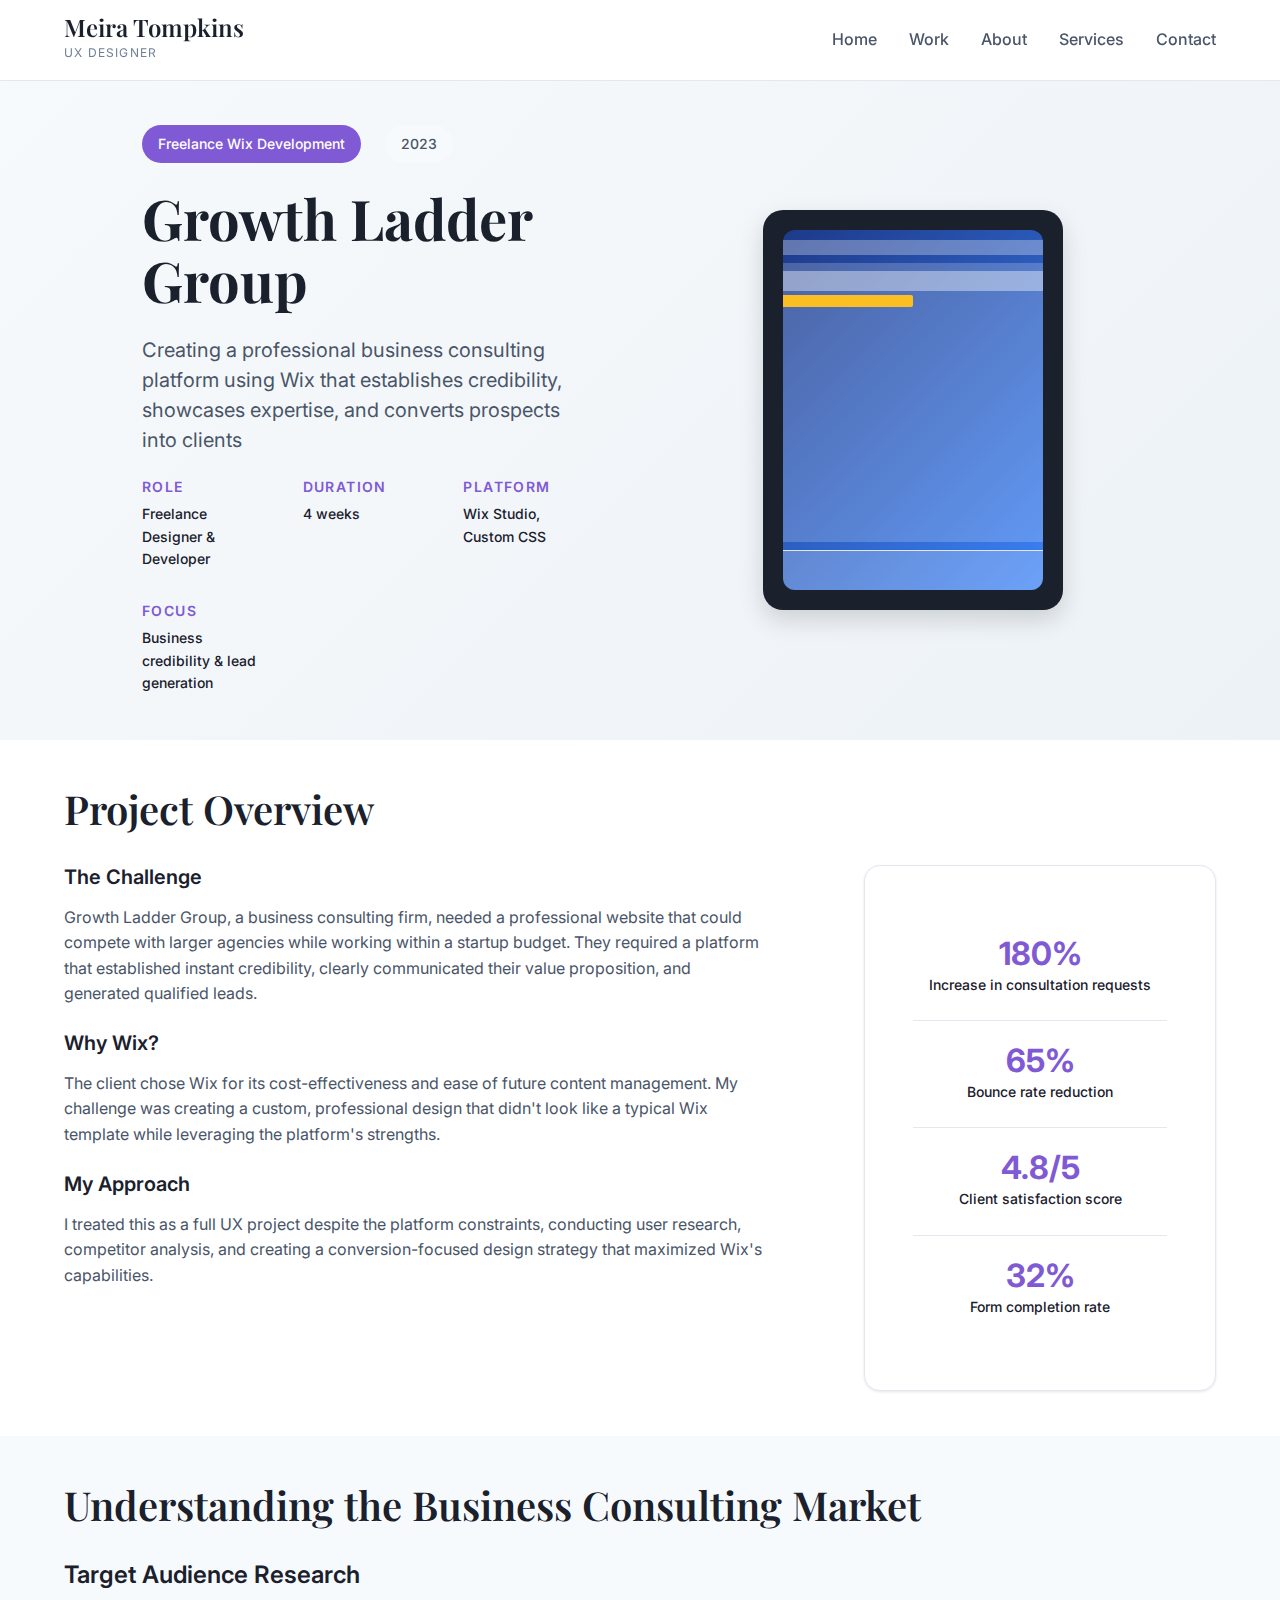
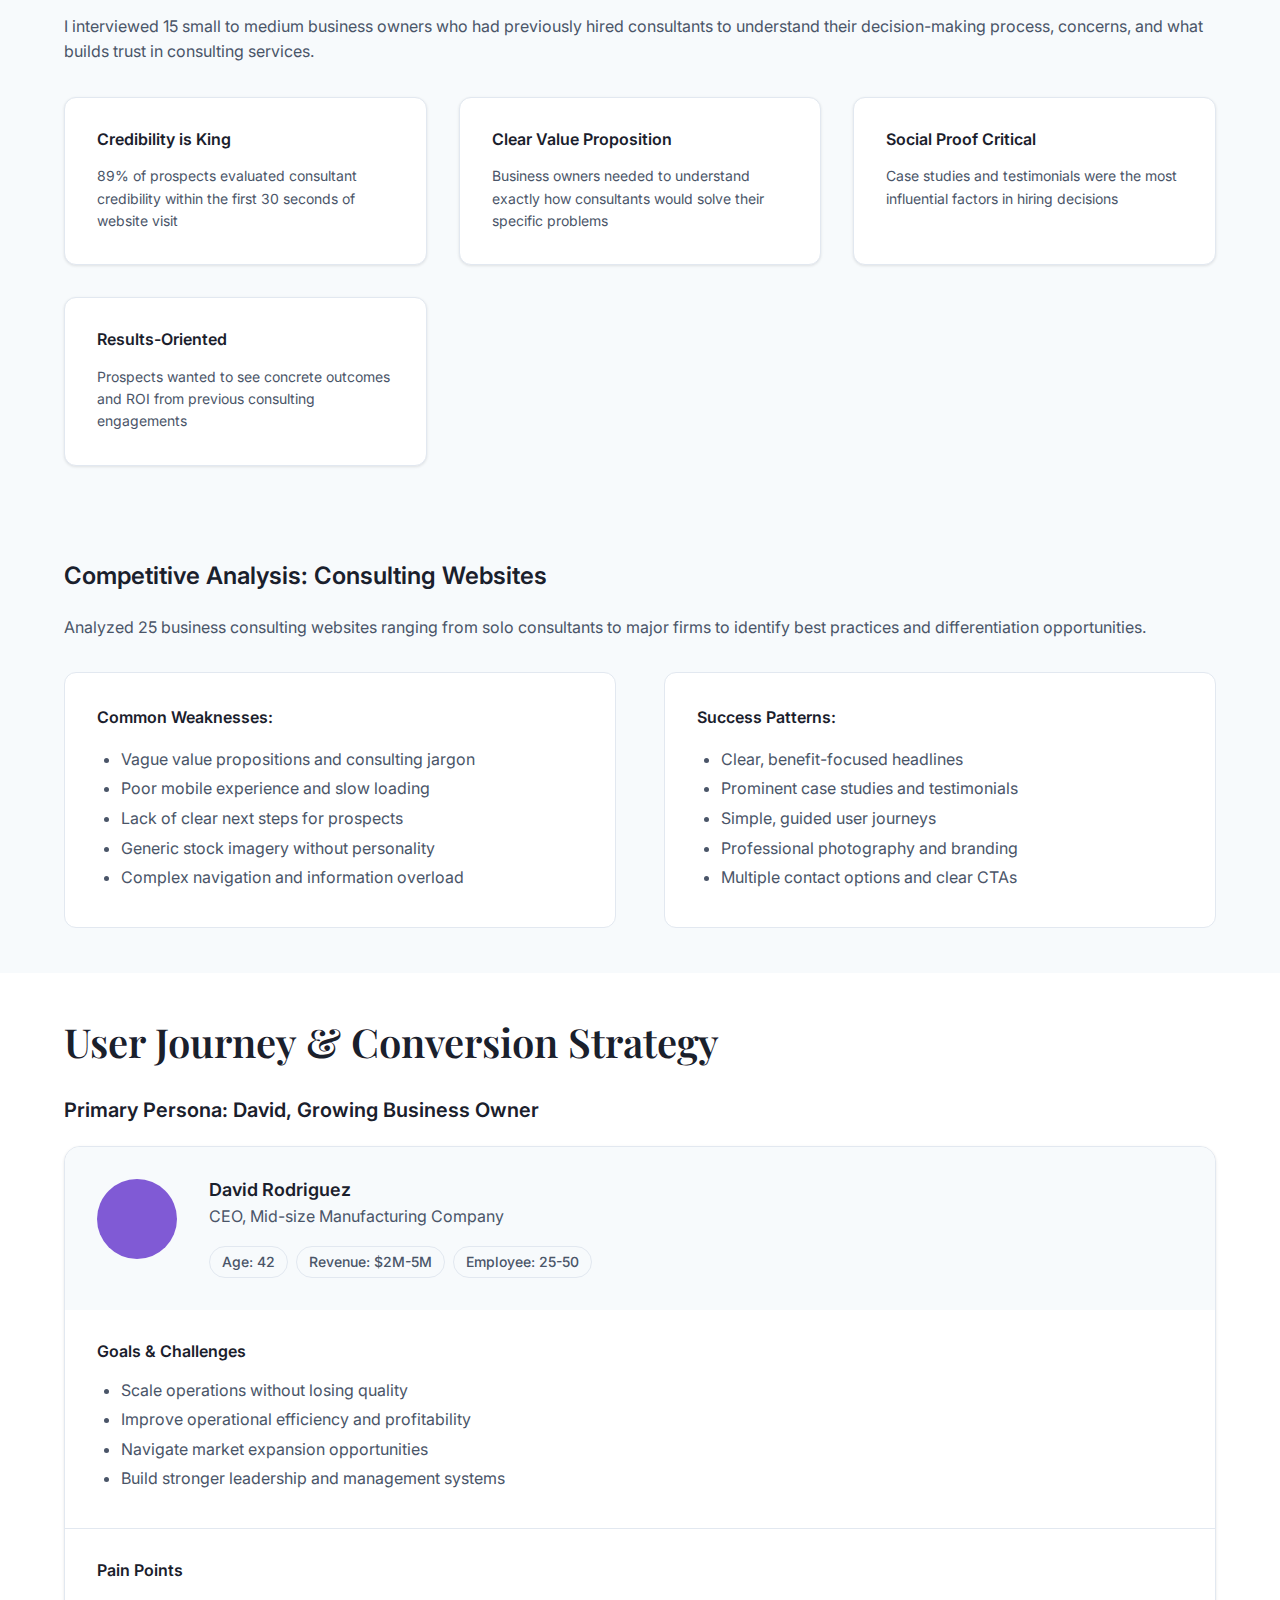
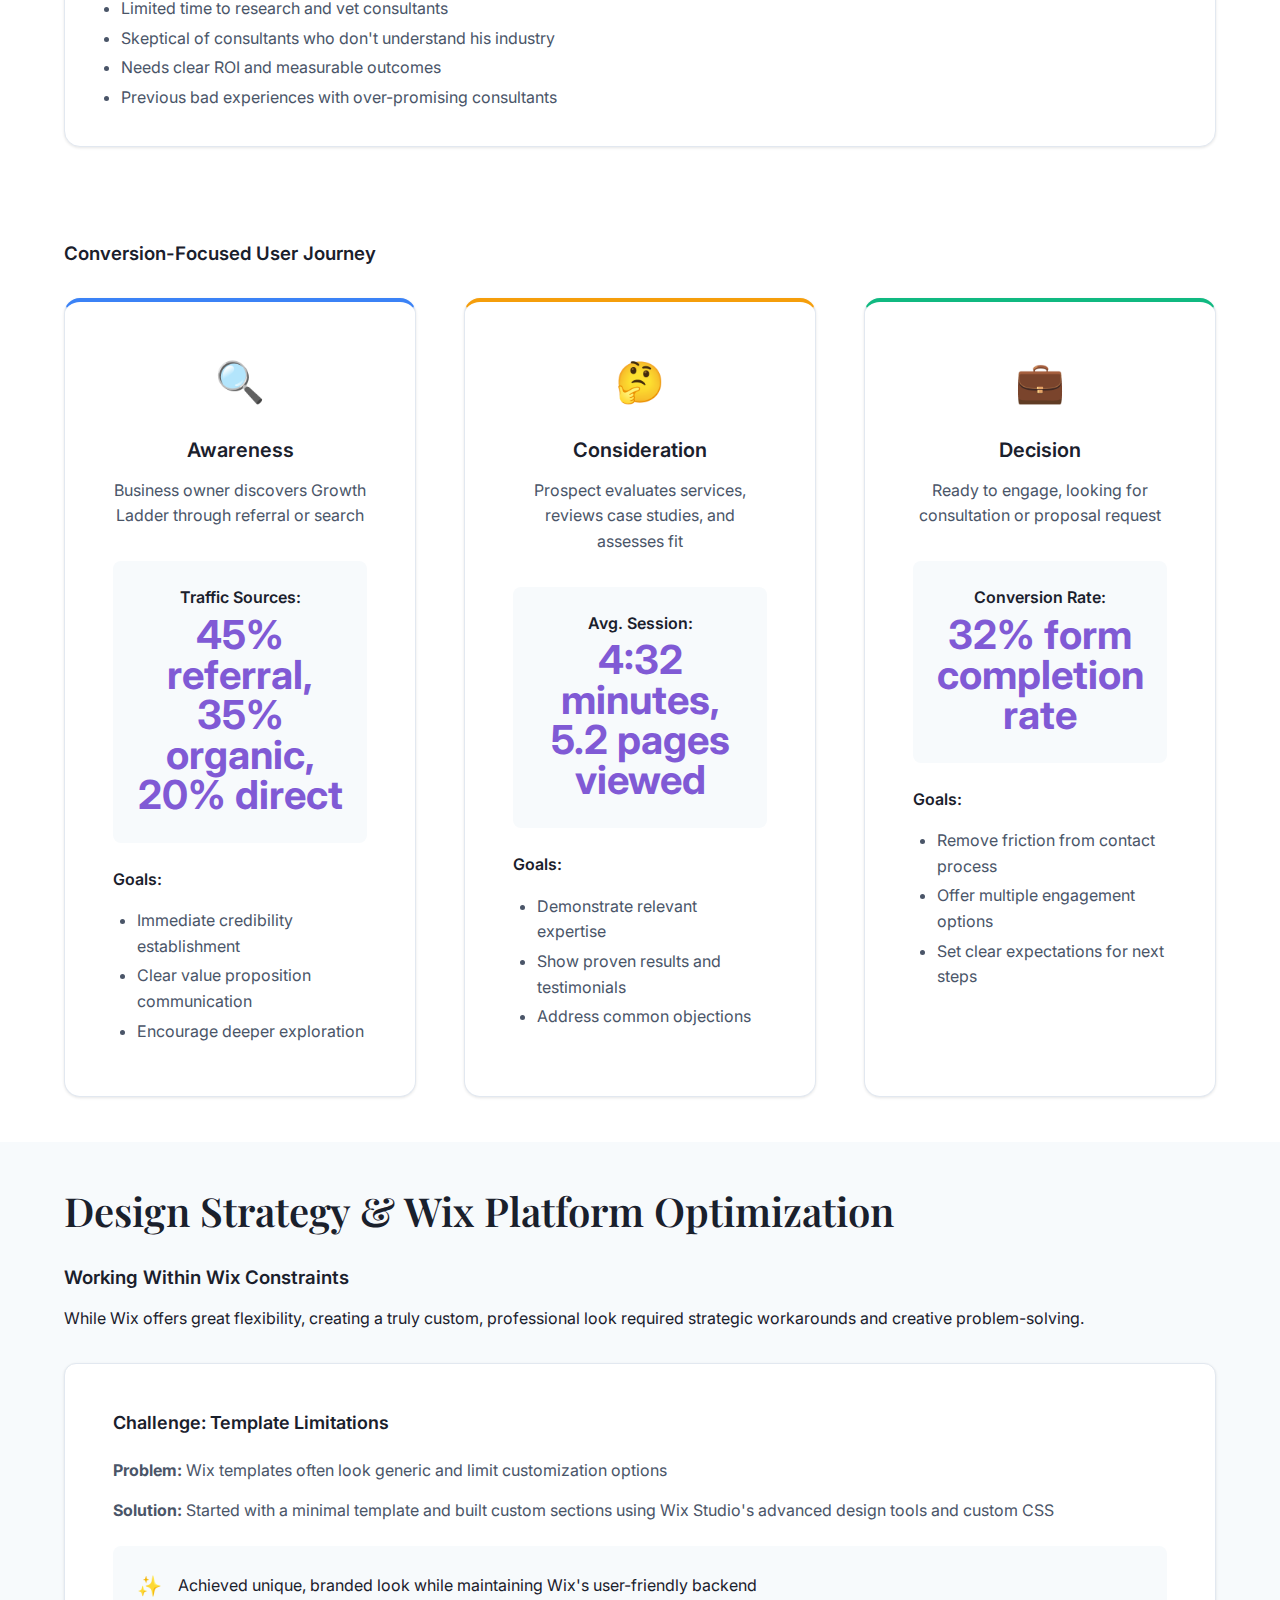
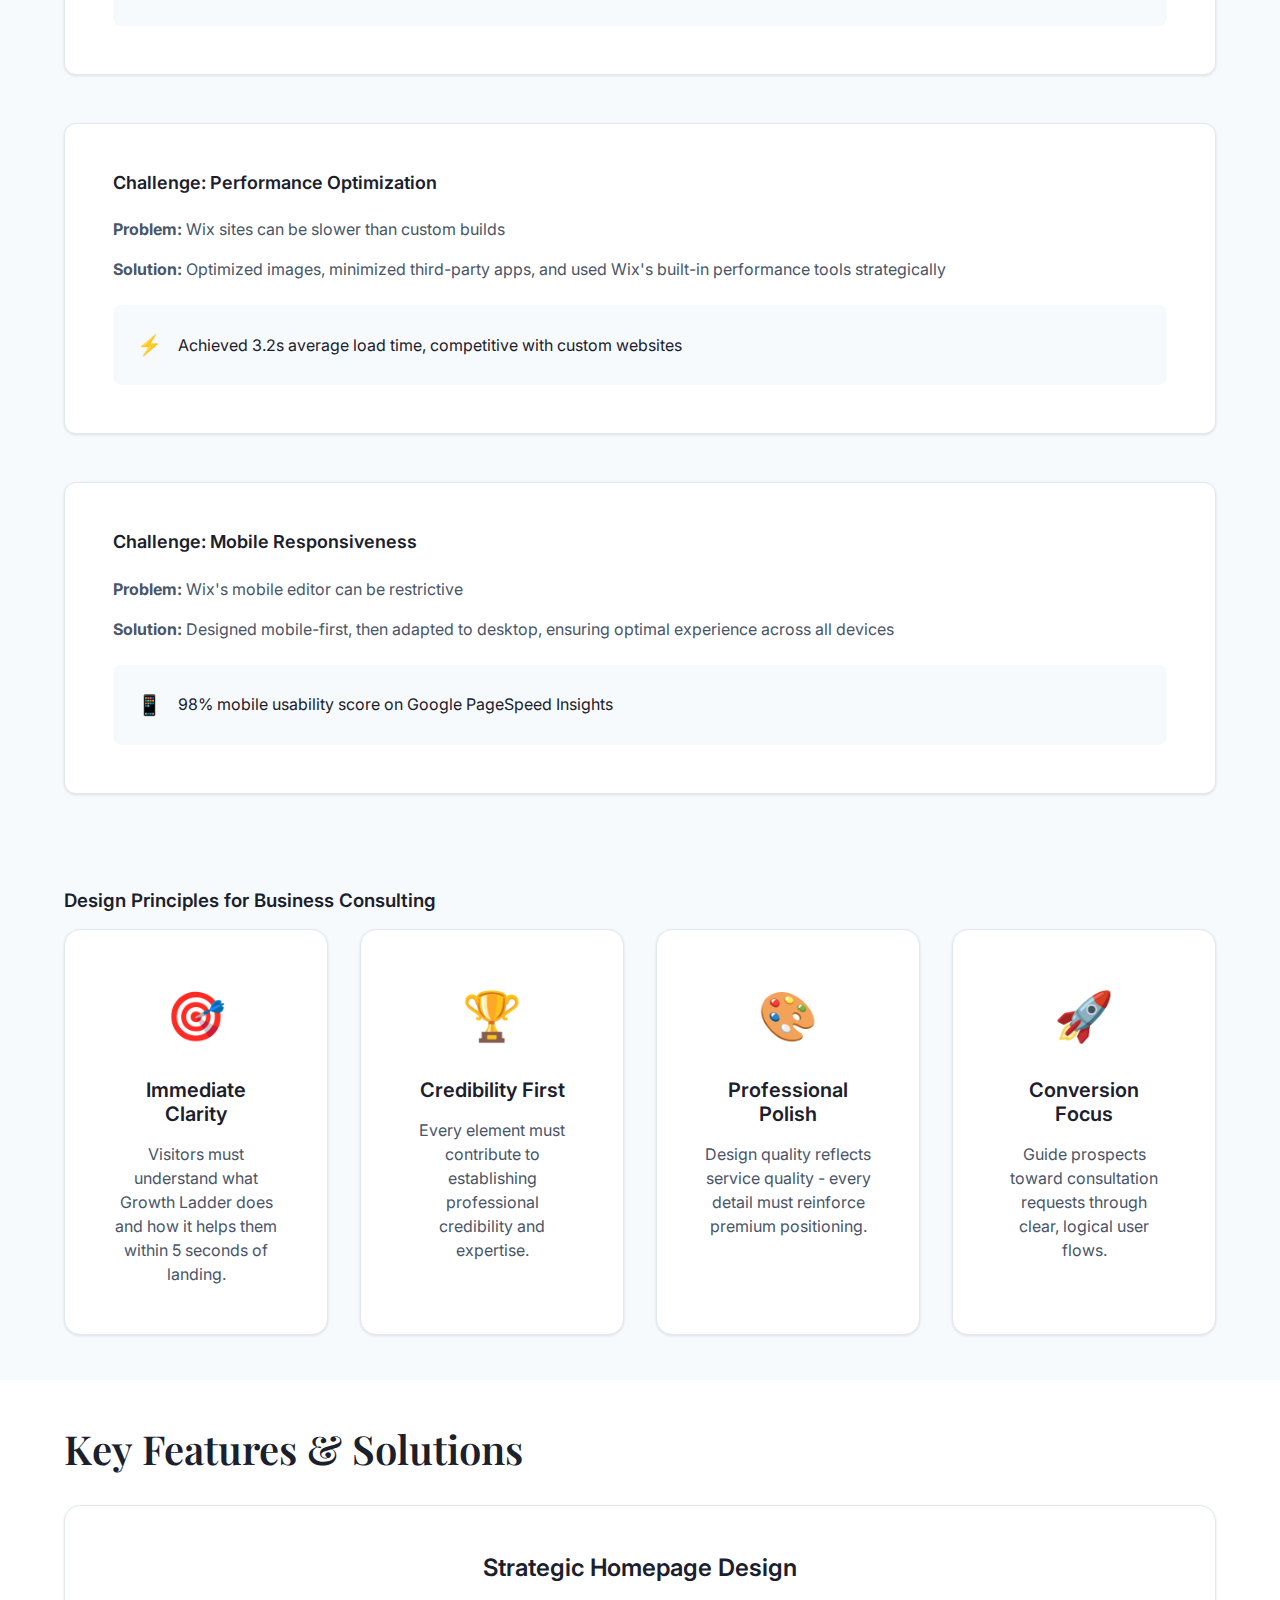
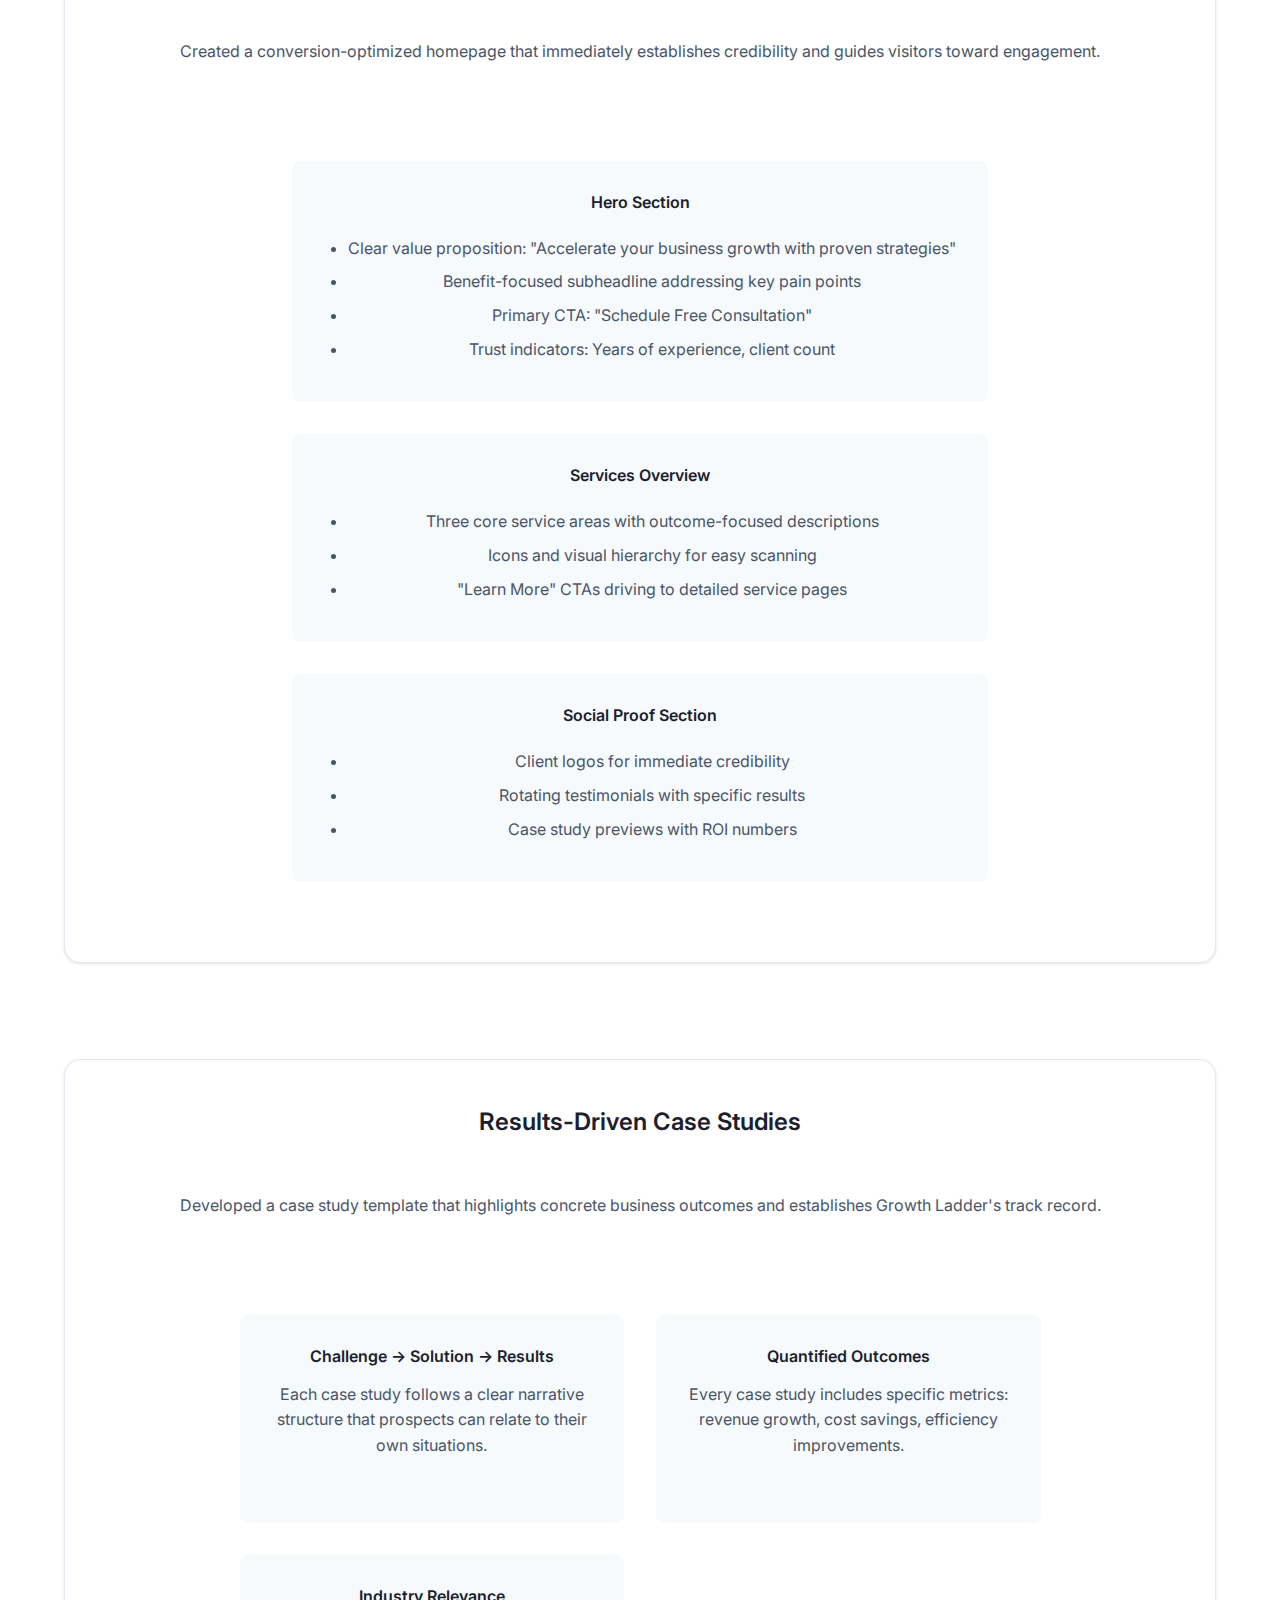
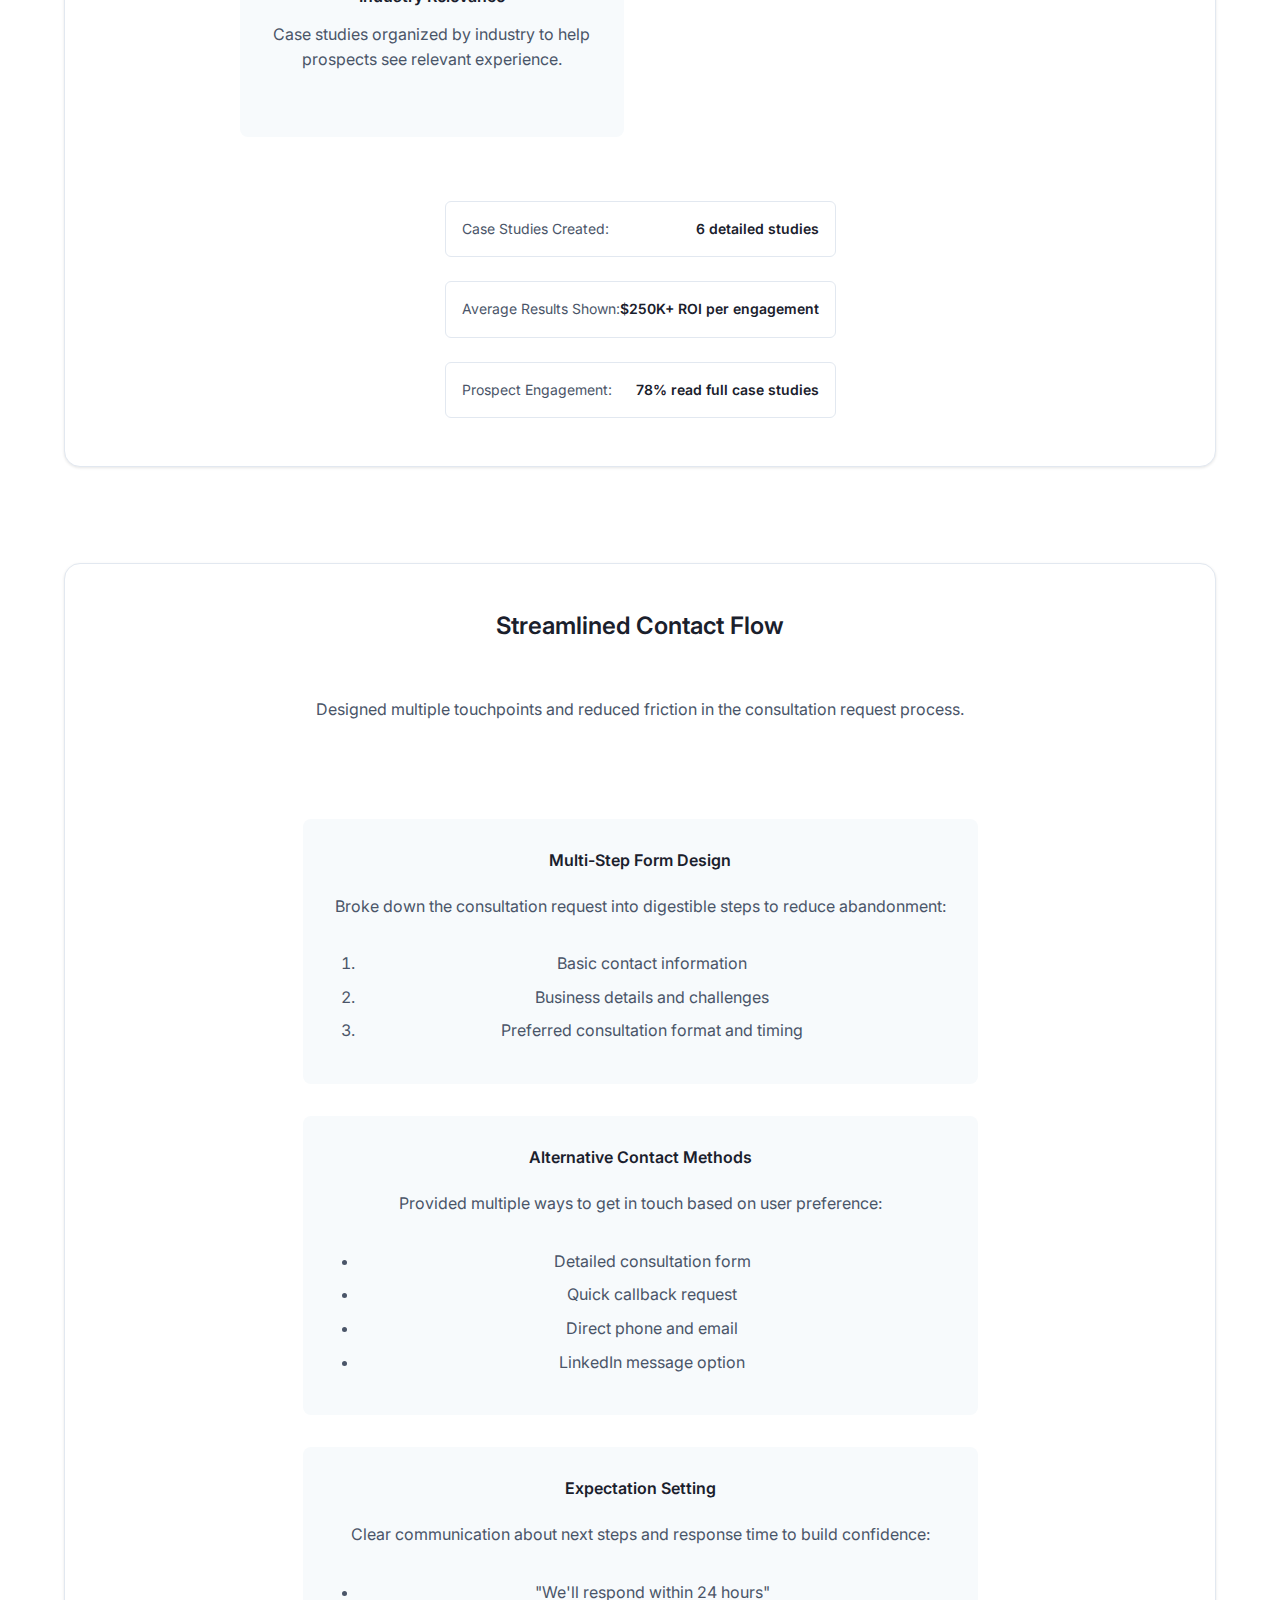
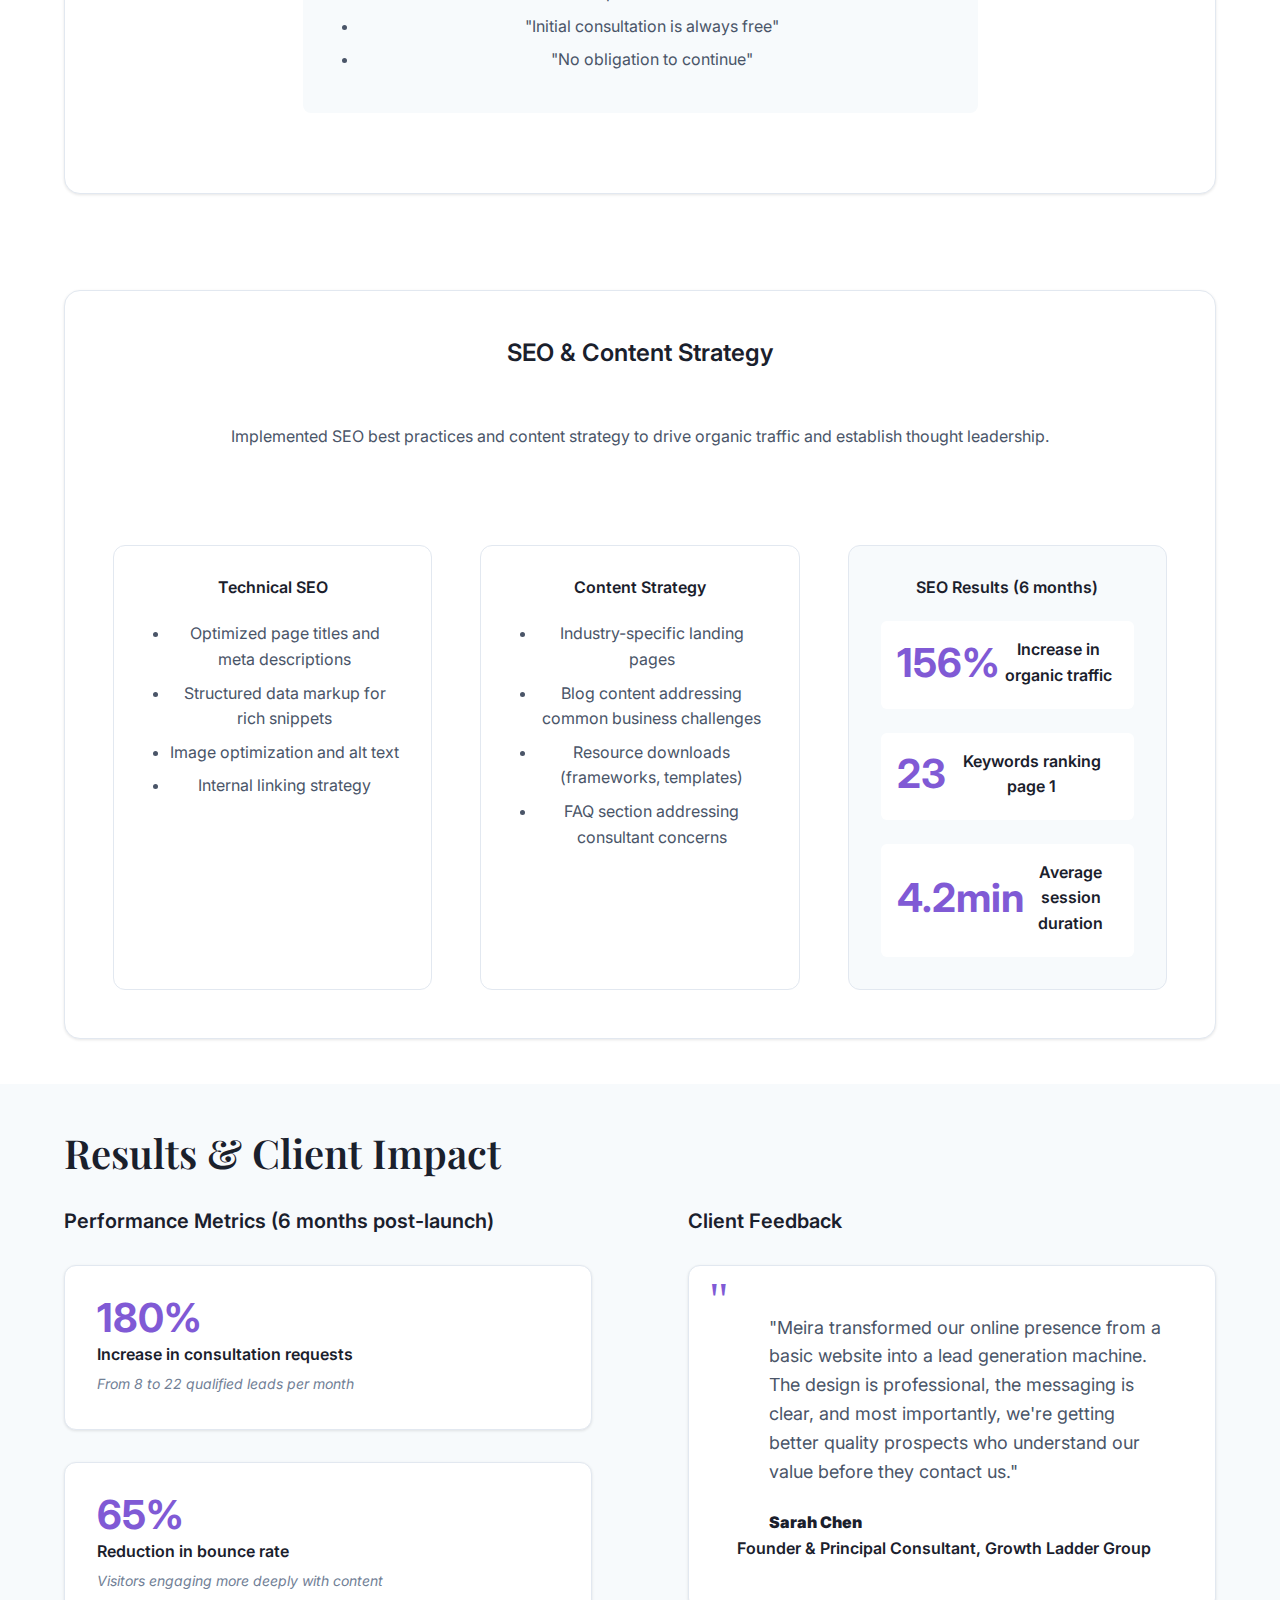
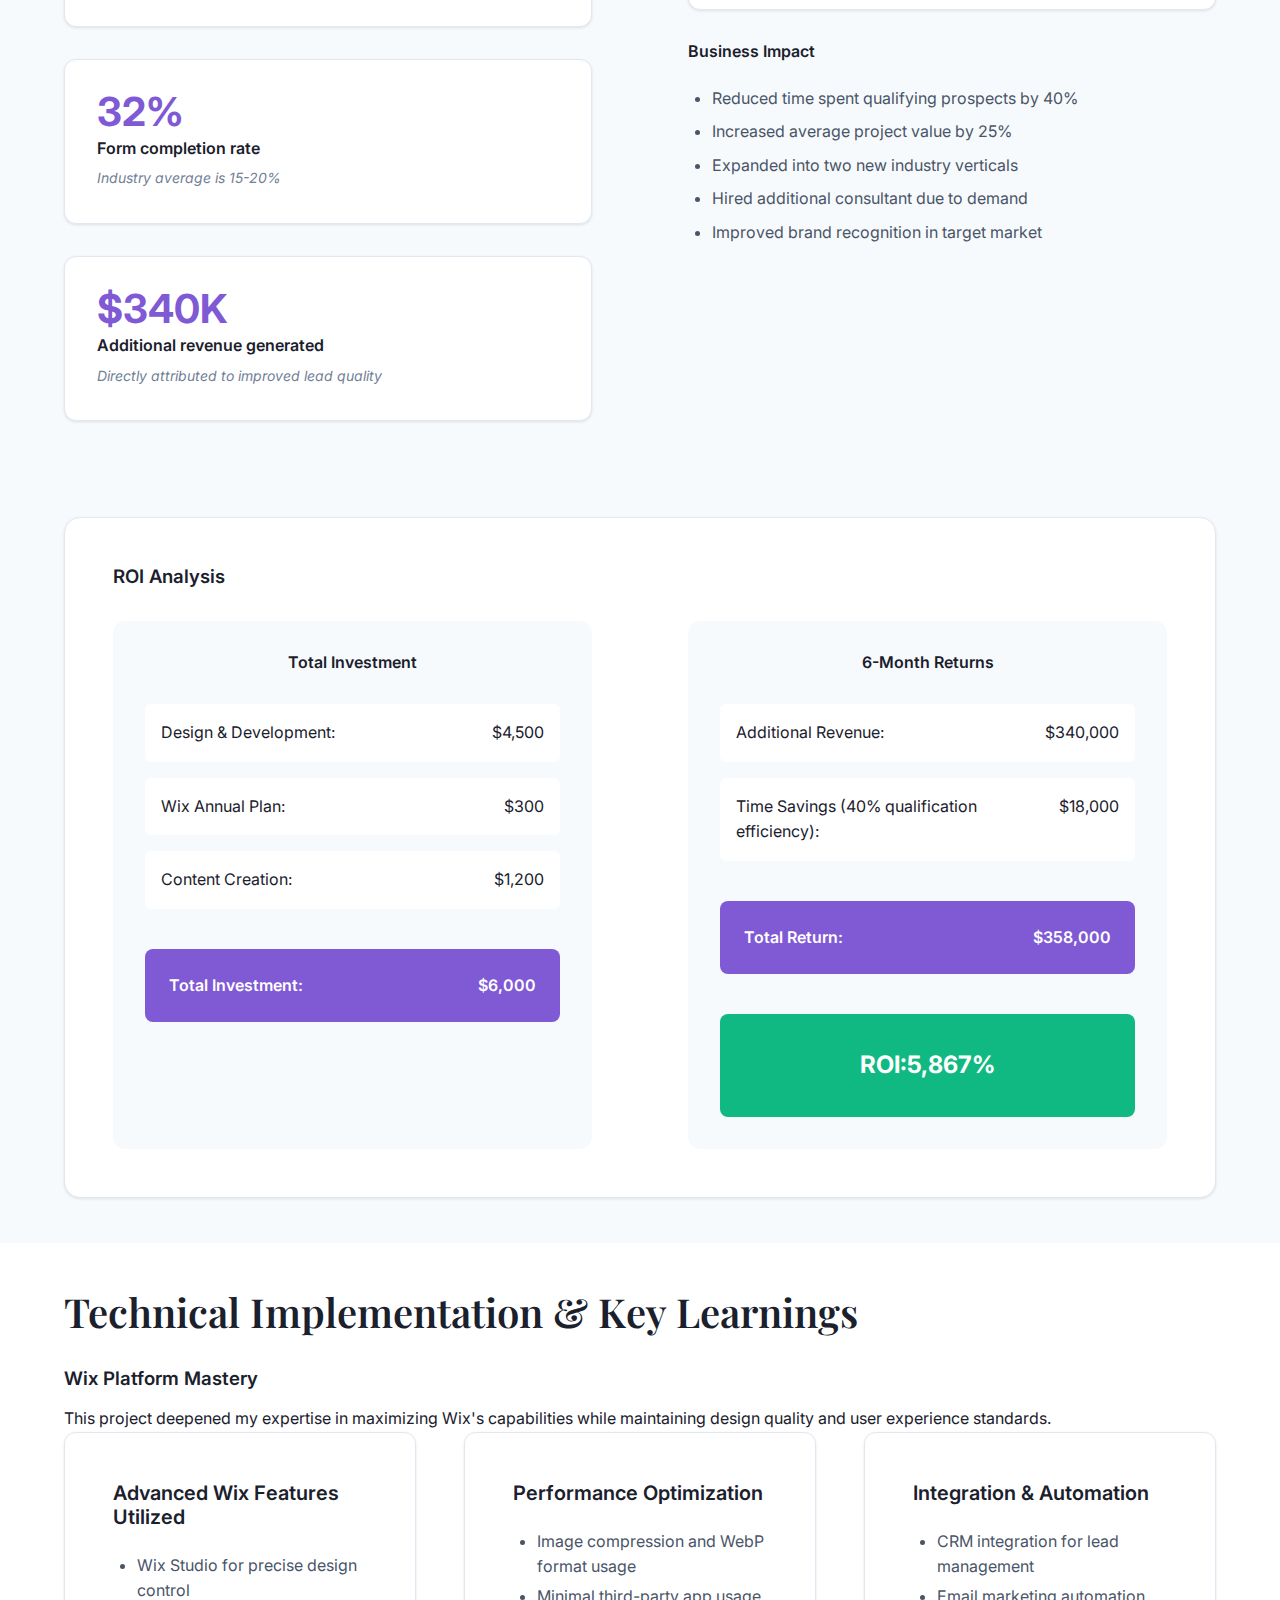
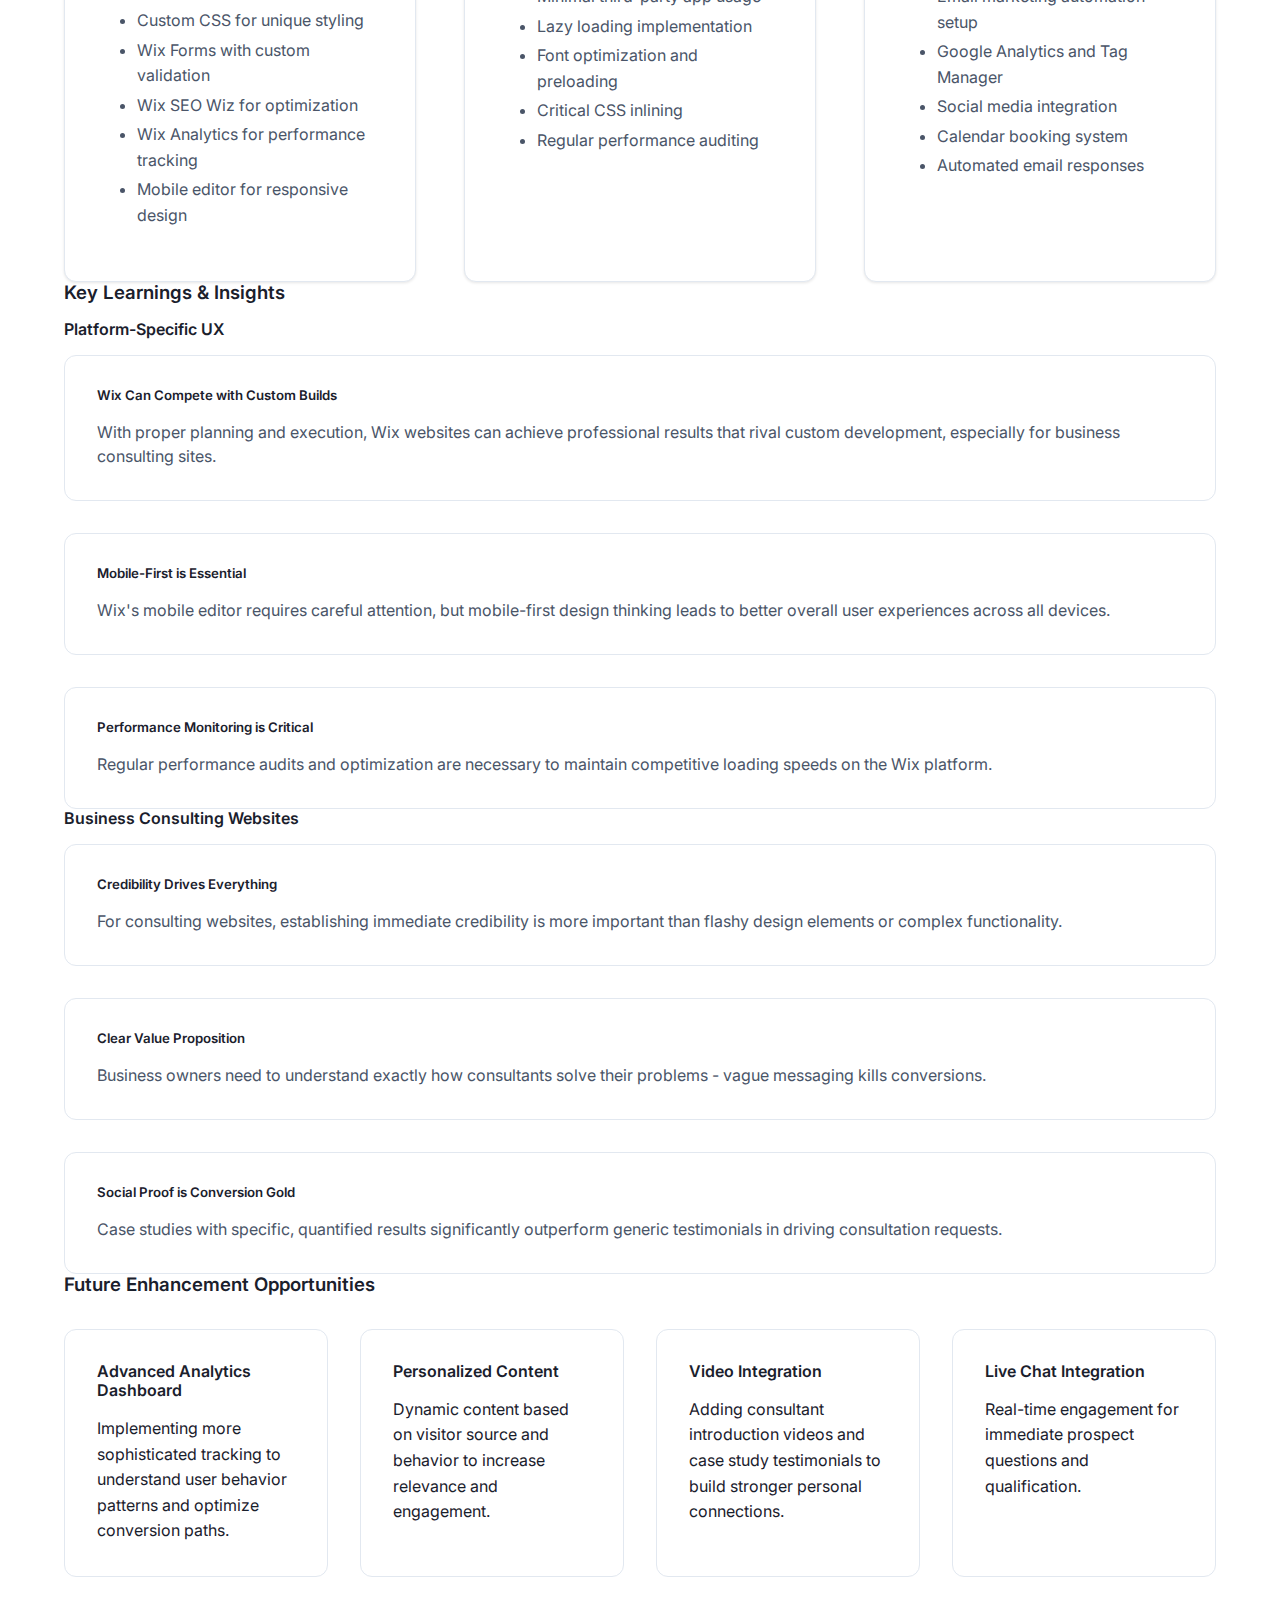
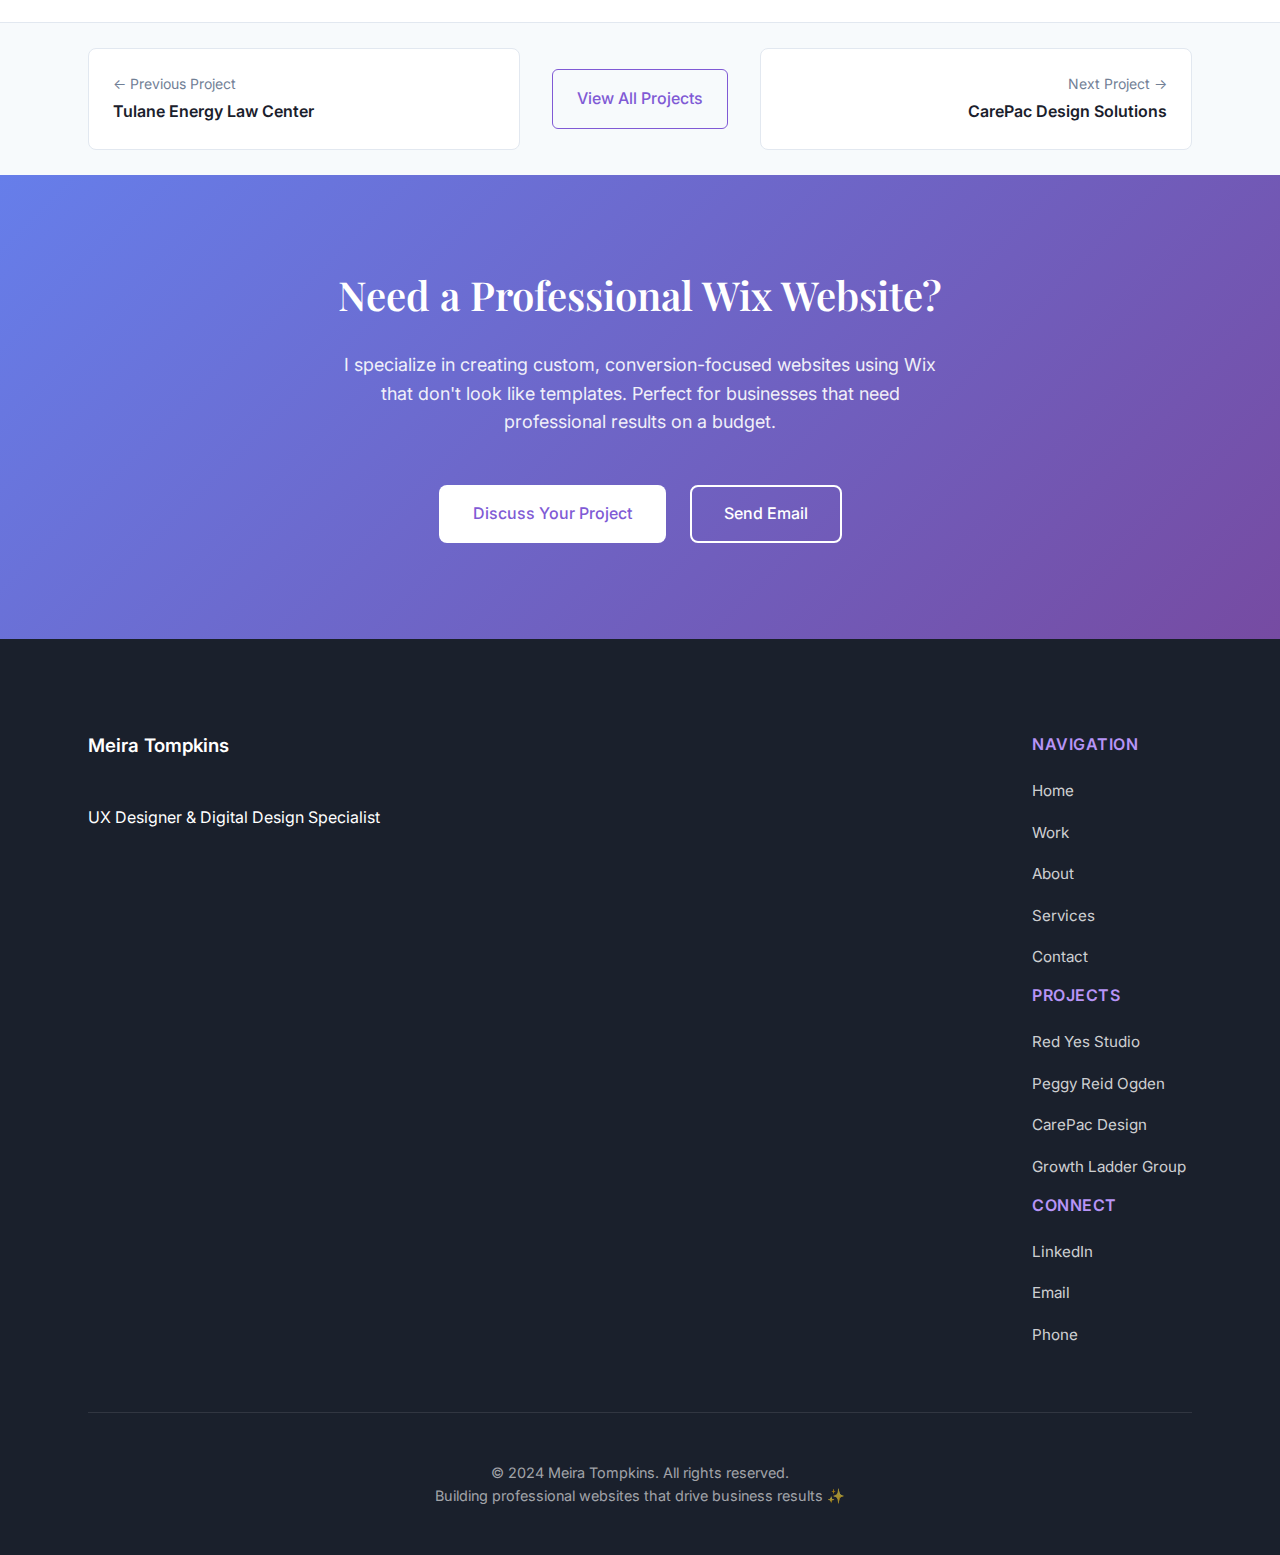
<file: case-study-growth-ladder.html>
<!DOCTYPE html>
<html lang="en">
<head>
    <meta charset="UTF-8">
    <meta name="viewport" content="width=device-width, initial-scale=1.0">
    <title>Growth Ladder Group Case Study - Meira Tompkins</title>
    <meta name="description" content="Freelance Wix website design and development case study for Growth Ladder Group - Creating a professional business consulting platform that converts prospects into clients.">
    
    <!-- Fonts -->
    <link rel="preconnect" href="https://fonts.googleapis.com">
    <link rel="preconnect" href="https://fonts.gstatic.com" crossorigin>
    <link href="https://fonts.googleapis.com/css2?family=Inter:wght@300;400;500;600;700&family=Playfair+Display:wght@400;500;600;700&display=swap" rel="stylesheet">
    
    <!-- CSS -->
    <link rel="stylesheet" href="styles.css">
    <link rel="stylesheet" href="case-study.css">
</head>
<body>
    <!-- Navigation -->
    <nav class="navbar">
        <div class="nav-container">
            <a href="index.html" class="nav-logo">
                <span class="logo-text">Meira Tompkins</span>
                <span class="logo-subtitle">UX Designer</span>
            </a>
            
            <div class="nav-menu" id="nav-menu">
                <a href="index.html" class="nav-link">Home</a>
                <a href="work.html" class="nav-link">Work</a>
                <a href="about.html" class="nav-link">About</a>
                <a href="services.html" class="nav-link">Services</a>
                <a href="contact.html" class="nav-link">Contact</a>
            </div>
            
            <div class="nav-toggle" id="nav-toggle">
                <span class="bar"></span>
                <span class="bar"></span>
                <span class="bar"></span>
            </div>
        </div>
    </nav>

    <!-- Case Study Hero -->
    <section class="case-hero">
        <div class="container">
            <div class="case-hero-content">
                <div class="case-meta">
                    <span class="case-type">Freelance Wix Development</span>
                    <span class="case-year">2023</span>
                </div>
                <h1 class="case-title">Growth Ladder Group</h1>
                <p class="case-subtitle">Creating a professional business consulting platform using Wix that establishes credibility, showcases expertise, and converts prospects into clients</p>
                
                <div class="case-details">
                    <div class="detail-group">
                        <h3>Role</h3>
                        <p>Freelance Designer & Developer</p>
                    </div>
                    <div class="detail-group">
                        <h3>Duration</h3>
                        <p>4 weeks</p>
                    </div>
                    <div class="detail-group">
                        <h3>Platform</h3>
                        <p>Wix Studio, Custom CSS</p>
                    </div>
                    <div class="detail-group">
                        <h3>Focus</h3>
                        <p>Business credibility & lead generation</p>
                    </div>
                </div>
            </div>
            
            <div class="case-hero-visual">
                <div class="device-mockup business-mockup">
                    <div class="mockup-screen" style="background: linear-gradient(135deg, #1e3a8a 0%, #3b82f6 100%);">
                        <div class="business-elements">
                            <div class="business-header"></div>
                            <div class="business-hero">
                                <div class="hero-text"></div>
                                <div class="hero-cta"></div>
                            </div>
                            <div class="business-services">
                                <div class="service-card"></div>
                                <div class="service-card"></div>
                                <div class="service-card"></div>
                            </div>
                        </div>
                    </div>
                </div>
            </div>
        </div>
    </section>

    <!-- Project Overview -->
    <section class="case-section">
        <div class="container">
            <div class="case-content">
                <h2 class="section-title">Project Overview</h2>
                <div class="overview-grid">
                    <div class="overview-text">
                        <h3>The Challenge</h3>
                        <p>Growth Ladder Group, a business consulting firm, needed a professional website that could compete with larger agencies while working within a startup budget. They required a platform that established instant credibility, clearly communicated their value proposition, and generated qualified leads.</p>
                        
                        <h3>Why Wix?</h3>
                        <p>The client chose Wix for its cost-effectiveness and ease of future content management. My challenge was creating a custom, professional design that didn't look like a typical Wix template while leveraging the platform's strengths.</p>
                        
                        <h3>My Approach</h3>
                        <p>I treated this as a full UX project despite the platform constraints, conducting user research, competitor analysis, and creating a conversion-focused design strategy that maximized Wix's capabilities.</p>
                    </div>
                    
                    <div class="overview-stats">
                        <div class="stat">
                            <span class="stat-number">180%</span>
                            <span class="stat-label">Increase in consultation requests</span>
                        </div>
                        <div class="stat">
                            <span class="stat-number">65%</span>
                            <span class="stat-label">Bounce rate reduction</span>
                        </div>
                        <div class="stat">
                            <span class="stat-number">4.8/5</span>
                            <span class="stat-label">Client satisfaction score</span>
                        </div>
                        <div class="stat">
                            <span class="stat-number">32%</span>
                            <span class="stat-label">Form completion rate</span>
                        </div>
                    </div>
                </div>
            </div>
        </div>
    </section>

    <!-- Understanding the Business Consulting Market -->
    <section class="case-section bg-alt">
        <div class="container">
            <div class="case-content">
                <h2 class="section-title">Understanding the Business Consulting Market</h2>
                
                <div class="research-content">
                    <div class="research-item">
                        <h3>Target Audience Research</h3>
                        <p>I interviewed 15 small to medium business owners who had previously hired consultants to understand their decision-making process, concerns, and what builds trust in consulting services.</p>
                        
                        <div class="insight-cards">
                            <div class="insight-card">
                                <h4>Credibility is King</h4>
                                <p>89% of prospects evaluated consultant credibility within the first 30 seconds of website visit</p>
                            </div>
                            <div class="insight-card">
                                <h4>Clear Value Proposition</h4>
                                <p>Business owners needed to understand exactly how consultants would solve their specific problems</p>
                            </div>
                            <div class="insight-card">
                                <h4>Social Proof Critical</h4>
                                <p>Case studies and testimonials were the most influential factors in hiring decisions</p>
                            </div>
                            <div class="insight-card">
                                <h4>Results-Oriented</h4>
                                <p>Prospects wanted to see concrete outcomes and ROI from previous consulting engagements</p>
                            </div>
                        </div>
                    </div>

                    <div class="research-item">
                        <h3>Competitive Analysis: Consulting Websites</h3>
                        <p>Analyzed 25 business consulting websites ranging from solo consultants to major firms to identify best practices and differentiation opportunities.</p>
                        
                        <div class="competitive-findings">
                            <div class="finding">
                                <strong>Common Weaknesses:</strong>
                                <ul>
                                    <li>Vague value propositions and consulting jargon</li>
                                    <li>Poor mobile experience and slow loading</li>
                                    <li>Lack of clear next steps for prospects</li>
                                    <li>Generic stock imagery without personality</li>
                                    <li>Complex navigation and information overload</li>
                                </ul>
                            </div>
                            <div class="finding">
                                <strong>Success Patterns:</strong>
                                <ul>
                                    <li>Clear, benefit-focused headlines</li>
                                    <li>Prominent case studies and testimonials</li>
                                    <li>Simple, guided user journeys</li>
                                    <li>Professional photography and branding</li>
                                    <li>Multiple contact options and clear CTAs</li>
                                </ul>
                            </div>
                        </div>
                    </div>
                </div>
            </div>
        </div>
    </section>

    <!-- User Journey & Conversion Strategy -->
    <section class="case-section">
        <div class="container">
            <div class="case-content">
                <h2 class="section-title">User Journey & Conversion Strategy</h2>
                
                <div class="persona-section">
                    <h3>Primary Persona: David, Growing Business Owner</h3>
                    <div class="persona-card">
                        <div class="persona-info">
                            <div class="persona-avatar"></div>
                            <div class="persona-details">
                                <h4>David Rodriguez</h4>
                                <p>CEO, Mid-size Manufacturing Company</p>
                                <div class="persona-tags">
                                    <span class="tag">Age: 42</span>
                                    <span class="tag">Revenue: $2M-5M</span>
                                    <span class="tag">Employee: 25-50</span>
                                </div>
                            </div>
                        </div>
                        <div class="persona-needs">
                            <h5>Goals & Challenges</h5>
                            <ul>
                                <li>Scale operations without losing quality</li>
                                <li>Improve operational efficiency and profitability</li>
                                <li>Navigate market expansion opportunities</li>
                                <li>Build stronger leadership and management systems</li>
                            </ul>
                        </div>
                        <div class="persona-frustrations">
                            <h5>Pain Points</h5>
                            <ul>
                                <li>Limited time to research and vet consultants</li>
                                <li>Skeptical of consultants who don't understand his industry</li>
                                <li>Needs clear ROI and measurable outcomes</li>
                                <li>Previous bad experiences with over-promising consultants</li>
                            </ul>
                        </div>
                    </div>
                </div>

                <div class="conversion-funnel">
                    <h3>Conversion-Focused User Journey</h3>
                    <div class="funnel-stages">
                        <div class="funnel-stage awareness">
                            <div class="stage-icon">🔍</div>
                            <h4>Awareness</h4>
                            <p class="stage-description">Business owner discovers Growth Ladder through referral or search</p>
                            <div class="stage-metrics">
                                <span class="metric-label">Traffic Sources:</span>
                                <span class="metric-value">45% referral, 35% organic, 20% direct</span>
                            </div>
                            <div class="conversion-goals">
                                <strong>Goals:</strong>
                                <ul>
                                    <li>Immediate credibility establishment</li>
                                    <li>Clear value proposition communication</li>
                                    <li>Encourage deeper exploration</li>
                                </ul>
                            </div>
                        </div>

                        <div class="funnel-stage consideration">
                            <div class="stage-icon">🤔</div>
                            <h4>Consideration</h4>
                            <p class="stage-description">Prospect evaluates services, reviews case studies, and assesses fit</p>
                            <div class="stage-metrics">
                                <span class="metric-label">Avg. Session:</span>
                                <span class="metric-value">4:32 minutes, 5.2 pages viewed</span>
                            </div>
                            <div class="conversion-goals">
                                <strong>Goals:</strong>
                                <ul>
                                    <li>Demonstrate relevant expertise</li>
                                    <li>Show proven results and testimonials</li>
                                    <li>Address common objections</li>
                                </ul>
                            </div>
                        </div>

                        <div class="funnel-stage decision">
                            <div class="stage-icon">💼</div>
                            <h4>Decision</h4>
                            <p class="stage-description">Ready to engage, looking for consultation or proposal request</p>
                            <div class="stage-metrics">
                                <span class="metric-label">Conversion Rate:</span>
                                <span class="metric-value">32% form completion rate</span>
                            </div>
                            <div class="conversion-goals">
                                <strong>Goals:</strong>
                                <ul>
                                    <li>Remove friction from contact process</li>
                                    <li>Offer multiple engagement options</li>
                                    <li>Set clear expectations for next steps</li>
                                </ul>
                            </div>
                        </div>
                    </div>
                </div>
            </div>
        </div>
    </section>

    <!-- Design Strategy & Wix Optimization -->
    <section class="case-section bg-alt">
        <div class="container">
            <div class="case-content">
                <h2 class="section-title">Design Strategy & Wix Platform Optimization</h2>
                
                <div class="platform-challenges">
                    <h3>Working Within Wix Constraints</h3>
                    <p>While Wix offers great flexibility, creating a truly custom, professional look required strategic workarounds and creative problem-solving.</p>
                    
                    <div class="challenge-solutions">
                        <div class="challenge-item">
                            <h4>Challenge: Template Limitations</h4>
                            <p><strong>Problem:</strong> Wix templates often look generic and limit customization options</p>
                            <p><strong>Solution:</strong> Started with a minimal template and built custom sections using Wix Studio's advanced design tools and custom CSS</p>
                            <div class="solution-benefit">
                                <span class="benefit-icon">✨</span>
                                <span>Achieved unique, branded look while maintaining Wix's user-friendly backend</span>
                            </div>
                        </div>

                        <div class="challenge-item">
                            <h4>Challenge: Performance Optimization</h4>
                            <p><strong>Problem:</strong> Wix sites can be slower than custom builds</p>
                            <p><strong>Solution:</strong> Optimized images, minimized third-party apps, and used Wix's built-in performance tools strategically</p>
                            <div class="solution-benefit">
                                <span class="benefit-icon">⚡</span>
                                <span>Achieved 3.2s average load time, competitive with custom websites</span>
                            </div>
                        </div>

                        <div class="challenge-item">
                            <h4>Challenge: Mobile Responsiveness</h4>
                            <p><strong>Problem:</strong> Wix's mobile editor can be restrictive</p>
                            <p><strong>Solution:</strong> Designed mobile-first, then adapted to desktop, ensuring optimal experience across all devices</p>
                            <div class="solution-benefit">
                                <span class="benefit-icon">📱</span>
                                <span>98% mobile usability score on Google PageSpeed Insights</span>
                            </div>
                        </div>
                    </div>
                </div>

                <div class="design-principles">
                    <h3>Design Principles for Business Consulting</h3>
                    <div class="principles-grid">
                        <div class="principle-card">
                            <div class="principle-icon">🎯</div>
                            <h3>Immediate Clarity</h3>
                            <p>Visitors must understand what Growth Ladder does and how it helps them within 5 seconds of landing.</p>
                        </div>
                        
                        <div class="principle-card">
                            <div class="principle-icon">🏆</div>
                            <h3>Credibility First</h3>
                            <p>Every element must contribute to establishing professional credibility and expertise.</p>
                        </div>
                        
                        <div class="principle-card">
                            <div class="principle-icon">🎨</div>
                            <h3>Professional Polish</h3>
                            <p>Design quality reflects service quality - every detail must reinforce premium positioning.</p>
                        </div>
                        
                        <div class="principle-card">
                            <div class="principle-icon">🚀</div>
                            <h3>Conversion Focus</h3>
                            <p>Guide prospects toward consultation requests through clear, logical user flows.</p>
                        </div>
                    </div>
                </div>
            </div>
        </div>
    </section>

    <!-- Key Features & Solutions -->
    <section class="case-section">
        <div class="container">
            <div class="case-content">
                <h2 class="section-title">Key Features & Solutions</h2>
                
                <div class="features-grid">
                    <div class="feature-item">
                        <h3>Strategic Homepage Design</h3>
                        <p>Created a conversion-optimized homepage that immediately establishes credibility and guides visitors toward engagement.</p>
                        
                        <div class="homepage-breakdown">
                            <div class="section-breakdown">
                                <h4>Hero Section</h4>
                                <ul>
                                    <li>Clear value proposition: "Accelerate your business growth with proven strategies"</li>
                                    <li>Benefit-focused subheadline addressing key pain points</li>
                                    <li>Primary CTA: "Schedule Free Consultation"</li>
                                    <li>Trust indicators: Years of experience, client count</li>
                                </ul>
                            </div>
                            
                            <div class="section-breakdown">
                                <h4>Services Overview</h4>
                                <ul>
                                    <li>Three core service areas with outcome-focused descriptions</li>
                                    <li>Icons and visual hierarchy for easy scanning</li>
                                    <li>"Learn More" CTAs driving to detailed service pages</li>
                                </ul>
                            </div>
                            
                            <div class="section-breakdown">
                                <h4>Social Proof Section</h4>
                                <ul>
                                    <li>Client logos for immediate credibility</li>
                                    <li>Rotating testimonials with specific results</li>
                                    <li>Case study previews with ROI numbers</li>
                                </ul>
                            </div>
                        </div>
                    </div>

                    <div class="feature-item">
                        <h3>Results-Driven Case Studies</h3>
                        <p>Developed a case study template that highlights concrete business outcomes and establishes Growth Ladder's track record.</p>
                        
                        <div class="case-study-structure">
                            <div class="structure-item">
                                <h4>Challenge → Solution → Results</h4>
                                <p>Each case study follows a clear narrative structure that prospects can relate to their own situations.</p>
                            </div>
                            
                            <div class="structure-item">
                                <h4>Quantified Outcomes</h4>
                                <p>Every case study includes specific metrics: revenue growth, cost savings, efficiency improvements.</p>
                            </div>
                            
                            <div class="structure-item">
                                <h4>Industry Relevance</h4>
                                <p>Case studies organized by industry to help prospects see relevant experience.</p>
                            </div>
                        </div>
                        
                        <div class="case-study-metrics">
                            <div class="cs-metric">
                                <span class="cs-label">Case Studies Created:</span>
                                <span class="cs-value">6 detailed studies</span>
                            </div>
                            <div class="cs-metric">
                                <span class="cs-label">Average Results Shown:</span>
                                <span class="cs-value">$250K+ ROI per engagement</span>
                            </div>
                            <div class="cs-metric">
                                <span class="cs-label">Prospect Engagement:</span>
                                <span class="cs-value">78% read full case studies</span>
                            </div>
                        </div>
                    </div>

                    <div class="feature-item">
                        <h3>Streamlined Contact Flow</h3>
                        <p>Designed multiple touchpoints and reduced friction in the consultation request process.</p>
                        
                        <div class="contact-optimization">
                            <div class="contact-feature">
                                <h4>Multi-Step Form Design</h4>
                                <p>Broke down the consultation request into digestible steps to reduce abandonment:</p>
                                <ol>
                                    <li>Basic contact information</li>
                                    <li>Business details and challenges</li>
                                    <li>Preferred consultation format and timing</li>
                                </ol>
                            </div>
                            
                            <div class="contact-feature">
                                <h4>Alternative Contact Methods</h4>
                                <p>Provided multiple ways to get in touch based on user preference:</p>
                                <ul>
                                    <li>Detailed consultation form</li>
                                    <li>Quick callback request</li>
                                    <li>Direct phone and email</li>
                                    <li>LinkedIn message option</li>
                                </ul>
                            </div>
                            
                            <div class="contact-feature">
                                <h4>Expectation Setting</h4>
                                <p>Clear communication about next steps and response time to build confidence:</p>
                                <ul>
                                    <li>"We'll respond within 24 hours"</li>
                                    <li>"Initial consultation is always free"</li>
                                    <li>"No obligation to continue"</li>
                                </ul>
                            </div>
                        </div>
                    </div>

                    <div class="feature-item">
                        <h3>SEO & Content Strategy</h3>
                        <p>Implemented SEO best practices and content strategy to drive organic traffic and establish thought leadership.</p>
                        
                        <div class="seo-strategy">
                            <div class="seo-component">
                                <h4>Technical SEO</h4>
                                <ul>
                                    <li>Optimized page titles and meta descriptions</li>
                                    <li>Structured data markup for rich snippets</li>
                                    <li>Image optimization and alt text</li>
                                    <li>Internal linking strategy</li>
                                </ul>
                            </div>
                            
                            <div class="seo-component">
                                <h4>Content Strategy</h4>
                                <ul>
                                    <li>Industry-specific landing pages</li>
                                    <li>Blog content addressing common business challenges</li>
                                    <li>Resource downloads (frameworks, templates)</li>
                                    <li>FAQ section addressing consultant concerns</li>
                                </ul>
                            </div>
                            
                            <div class="seo-results">
                                <h4>SEO Results (6 months)</h4>
                                <div class="seo-metrics">
                                    <div class="seo-metric">
                                        <span class="metric-value">156%</span>
                                        <span class="metric-label">Increase in organic traffic</span>
                                    </div>
                                    <div class="seo-metric">
                                        <span class="metric-value">23</span>
                                        <span class="metric-label">Keywords ranking page 1</span>
                                    </div>
                                    <div class="seo-metric">
                                        <span class="metric-value">4.2min</span>
                                        <span class="metric-label">Average session duration</span>
                                    </div>
                                </div>
                            </div>
                        </div>
                    </div>
                </div>
            </div>
        </div>
    </section>

    <!-- Results & Client Impact -->
    <section class="case-section bg-alt">
        <div class="container">
            <div class="case-content">
                <h2 class="section-title">Results & Client Impact</h2>
                
                <div class="results-grid">
                    <div class="results-metrics">
                        <h3>Performance Metrics (6 months post-launch)</h3>
                        <div class="metrics-list">
                            <div class="metric">
                                <span class="metric-value">180%</span>
                                <span class="metric-label">Increase in consultation requests</span>
                                <span class="metric-note">From 8 to 22 qualified leads per month</span>
                            </div>
                            <div class="metric">
                                <span class="metric-value">65%</span>
                                <span class="metric-label">Reduction in bounce rate</span>
                                <span class="metric-note">Visitors engaging more deeply with content</span>
                            </div>
                            <div class="metric">
                                <span class="metric-value">32%</span>
                                <span class="metric-label">Form completion rate</span>
                                <span class="metric-note">Industry average is 15-20%</span>
                            </div>
                            <div class="metric">
                                <span class="metric-value">$340K</span>
                                <span class="metric-label">Additional revenue generated</span>
                                <span class="metric-note">Directly attributed to improved lead quality</span>
                            </div>
                        </div>
                    </div>

                    <div class="results-testimonial">
                        <h3>Client Feedback</h3>
                        <blockquote>
                            <p>"Meira transformed our online presence from a basic website into a lead generation machine. The design is professional, the messaging is clear, and most importantly, we're getting better quality prospects who understand our value before they contact us."</p>
                            <cite>
                                <strong>Sarah Chen</strong><br>
                                Founder & Principal Consultant, Growth Ladder Group
                            </cite>
                        </blockquote>
                        
                        <div class="business-impact">
                            <h4>Business Impact</h4>
                            <ul>
                                <li>Reduced time spent qualifying prospects by 40%</li>
                                <li>Increased average project value by 25%</li>
                                <li>Expanded into two new industry verticals</li>
                                <li>Hired additional consultant due to demand</li>
                                <li>Improved brand recognition in target market</li>
                            </ul>
                        </div>
                    </div>
                </div>

                <div class="roi-analysis">
                    <h3>ROI Analysis</h3>
                    <div class="roi-breakdown">
                        <div class="roi-investment">
                            <h4>Total Investment</h4>
                            <div class="investment-items">
                                <div class="investment-item">
                                    <span class="item-label">Design & Development:</span>
                                    <span class="item-value">$4,500</span>
                                </div>
                                <div class="investment-item">
                                    <span class="item-label">Wix Annual Plan:</span>
                                    <span class="item-value">$300</span>
                                </div>
                                <div class="investment-item">
                                    <span class="item-label">Content Creation:</span>
                                    <span class="item-value">$1,200</span>
                                </div>
                                <div class="investment-total">
                                    <span class="total-label">Total Investment:</span>
                                    <span class="total-value">$6,000</span>
                                </div>
                            </div>
                        </div>
                        
                        <div class="roi-returns">
                            <h4>6-Month Returns</h4>
                            <div class="return-items">
                                <div class="return-item">
                                    <span class="item-label">Additional Revenue:</span>
                                    <span class="item-value">$340,000</span>
                                </div>
                                <div class="return-item">
                                    <span class="item-label">Time Savings (40% qualification efficiency):</span>
                                    <span class="item-value">$18,000</span>
                                </div>
                                <div class="return-total">
                                    <span class="total-label">Total Return:</span>
                                    <span class="total-value">$358,000</span>
                                </div>
                                <div class="roi-calculation">
                                    <span class="roi-label">ROI:</span>
                                    <span class="roi-value">5,867%</span>
                                </div>
                            </div>
                        </div>
                    </div>
                </div>
            </div>
        </div>
    </section>

    <!-- Technical Implementation & Learnings -->
    <section class="case-section">
        <div class="container">
            <div class="case-content">
                <h2 class="section-title">Technical Implementation & Key Learnings</h2>
                
                <div class="technical-details">
                    <h3>Wix Platform Mastery</h3>
                    <p>This project deepened my expertise in maximizing Wix's capabilities while maintaining design quality and user experience standards.</p>
                    
                    <div class="technical-grid">
                        <div class="technical-item">
                            <h3>Advanced Wix Features Utilized</h3>
                            <ul>
                                <li>Wix Studio for precise design control</li>
                                <li>Custom CSS for unique styling</li>
                                <li>Wix Forms with custom validation</li>
                                <li>Wix SEO Wiz for optimization</li>
                                <li>Wix Analytics for performance tracking</li>
                                <li>Mobile editor for responsive design</li>
                            </ul>
                        </div>
                        
                        <div class="technical-item">
                            <h3>Performance Optimization</h3>
                            <ul>
                                <li>Image compression and WebP format usage</li>
                                <li>Minimal third-party app usage</li>
                                <li>Lazy loading implementation</li>
                                <li>Font optimization and preloading</li>
                                <li>Critical CSS inlining</li>
                                <li>Regular performance auditing</li>
                            </ul>
                        </div>
                        
                        <div class="technical-item">
                            <h3>Integration & Automation</h3>
                            <ul>
                                <li>CRM integration for lead management</li>
                                <li>Email marketing automation setup</li>
                                <li>Google Analytics and Tag Manager</li>
                                <li>Social media integration</li>
                                <li>Calendar booking system</li>
                                <li>Automated email responses</li>
                            </ul>
                        </div>
                    </div>
                </div>

                <div class="key-learnings">
                    <h3>Key Learnings & Insights</h3>
                    
                    <div class="learning-categories">
                        <div class="learning-category">
                            <h4>Platform-Specific UX</h4>
                            <div class="learning-items">
                                <div class="learning-item">
                                    <h5>Wix Can Compete with Custom Builds</h5>
                                    <p>With proper planning and execution, Wix websites can achieve professional results that rival custom development, especially for business consulting sites.</p>
                                </div>
                                <div class="learning-item">
                                    <h5>Mobile-First is Essential</h5>
                                    <p>Wix's mobile editor requires careful attention, but mobile-first design thinking leads to better overall user experiences across all devices.</p>
                                </div>
                                <div class="learning-item">
                                    <h5>Performance Monitoring is Critical</h5>
                                    <p>Regular performance audits and optimization are necessary to maintain competitive loading speeds on the Wix platform.</p>
                                </div>
                            </div>
                        </div>
                        
                        <div class="learning-category">
                            <h4>Business Consulting Websites</h4>
                            <div class="learning-items">
                                <div class="learning-item">
                                    <h5>Credibility Drives Everything</h5>
                                    <p>For consulting websites, establishing immediate credibility is more important than flashy design elements or complex functionality.</p>
                                </div>
                                <div class="learning-item">
                                    <h5>Clear Value Proposition</h5>
                                    <p>Business owners need to understand exactly how consultants solve their problems - vague messaging kills conversions.</p>
                                </div>
                                <div class="learning-item">
                                    <h5>Social Proof is Conversion Gold</h5>
                                    <p>Case studies with specific, quantified results significantly outperform generic testimonials in driving consultation requests.</p>
                                </div>
                            </div>
                        </div>
                    </div>
                </div>

                <div class="future-enhancements">
                    <h3>Future Enhancement Opportunities</h3>
                    <div class="enhancement-items">
                        <div class="enhancement-item">
                            <h4>Advanced Analytics Dashboard</h4>
                            <p>Implementing more sophisticated tracking to understand user behavior patterns and optimize conversion paths.</p>
                        </div>
                        <div class="enhancement-item">
                            <h4>Personalized Content</h4>
                            <p>Dynamic content based on visitor source and behavior to increase relevance and engagement.</p>
                        </div>
                        <div class="enhancement-item">
                            <h4>Video Integration</h4>
                            <p>Adding consultant introduction videos and case study testimonials to build stronger personal connections.</p>
                        </div>
                        <div class="enhancement-item">
                            <h4>Live Chat Integration</h4>
                            <p>Real-time engagement for immediate prospect questions and qualification.</p>
                        </div>
                    </div>
                </div>
            </div>
        </div>
    </section>

    <!-- Navigation to other projects -->
    <section class="case-navigation">
        <div class="container">
            <div class="nav-projects">
                <a href="case-study-tulane.html" class="nav-project prev">
                    <span class="nav-label">← Previous Project</span>
                    <span class="nav-title">Tulane Energy Law Center</span>
                </a>
                <a href="work.html" class="nav-all">
                    <span>View All Projects</span>
                </a>
                <a href="case-study-carepac.html" class="nav-project next">
                    <span class="nav-label">Next Project →</span>
                    <span class="nav-title">CarePac Design Solutions</span>
                </a>
            </div>
        </div>
    </section>

    <!-- Contact CTA -->
    <section class="contact-cta">
        <div class="container">
            <div class="cta-content">
                <h2 class="cta-title">Need a Professional Wix Website?</h2>
                <p class="cta-description">
                    I specialize in creating custom, conversion-focused websites using Wix that don't look like templates. Perfect for businesses that need professional results on a budget.
                </p>
                <div class="cta-buttons">
                    <a href="contact.html" class="btn btn-primary">Discuss Your Project</a>
                    <a href="mailto:hello@meiratompkins.com" class="btn btn-secondary">Send Email</a>
                </div>
            </div>
        </div>
    </section>

    <!-- Footer -->
    <footer class="footer">
        <div class="container">
            <div class="footer-content">
                <div class="footer-main">
                    <div class="footer-brand">
                        <h3>Meira Tompkins</h3>
                        <p>UX Designer & Digital Design Specialist</p>
                    </div>
                    <div class="footer-links">
                        <div class="footer-section">
                            <h4>Navigation</h4>
                            <ul>
                                <li><a href="index.html">Home</a></li>
                                <li><a href="work.html">Work</a></li>
                                <li><a href="about.html">About</a></li>
                                <li><a href="services.html">Services</a></li>
                                <li><a href="contact.html">Contact</a></li>
                            </ul>
                        </div>
                        <div class="footer-section">
                            <h4>Projects</h4>
                            <ul>
                                <li><a href="case-study-red-yes.html">Red Yes Studio</a></li>
                                <li><a href="case-study-peggy-reid.html">Peggy Reid Ogden</a></li>
                                <li><a href="case-study-carepac.html">CarePac Design</a></li>
                                <li><a href="case-study-growth-ladder.html">Growth Ladder Group</a></li>
                            </ul>
                        </div>
                        <div class="footer-section">
                            <h4>Connect</h4>
                            <ul>
                                <li><a href="https://www.linkedin.com/in/meira-tompkins/" target="_blank">LinkedIn</a></li>
                                <li><a href="mailto:hello@meiratompkins.com">Email</a></li>
                                <li><a href="tel:+1234567890">Phone</a></li>
                            </ul>
                        </div>
                    </div>
                </div>
                <div class="footer-bottom">
                    <p>&copy; 2024 Meira Tompkins. All rights reserved.</p>
                    <p>Building professional websites that drive business results ✨</p>
                </div>
            </div>
        </div>
    </footer>

    <!-- JavaScript -->
    <script src="script.js"></script>
    
    <style>
        /* Additional CSS for Growth Ladder specific elements */
        .business-mockup .business-elements {
            padding: 10px;
            display: flex;
            flex-direction: column;
            gap: 8px;
            height: 100%;
        }
        
        .business-header {
            height: 15px;
            background: rgba(255, 255, 255, 0.3);
            border-radius: 2px;
        }
        
        .business-hero {
            flex: 1;
            background: rgba(255, 255, 255, 0.2);
            border-radius: 4px;
            padding: 8px;
            display: flex;
            flex-direction: column;
            gap: 4px;
        }
        
        .hero-text {
            height: 20px;
            background: rgba(255, 255, 255, 0.4);
            border-radius: 2px;
        }
        
        .hero-cta {
            height: 12px;
            width: 50%;
            background: #fbbf24;
            border-radius: 2px;
        }
        
        .business-services {
            display: flex;
            gap: 4px;
            height: 30px;
        }
        
        .service-card {
            flex: 1;
            background: rgba(255, 255, 255, 0.25);
            border-radius: 2px;
        }
        
        .conversion-funnel {
            margin-top: var(--space-3xl);
        }
        
        .funnel-stages {
            display: grid;
            grid-template-columns: repeat(auto-fit, minmax(300px, 1fr));
            gap: var(--space-xl);
            margin-top: var(--space-lg);
        }
        
        .funnel-stage {
            background: white;
            padding: var(--space-xl);
            border-radius: 16px;
            border: 1px solid var(--border-color);
            box-shadow: var(--shadow-light);
            text-align: center;
        }
        
        .funnel-stage.awareness {
            border-top: 4px solid #3b82f6;
        }
        
        .funnel-stage.consideration {
            border-top: 4px solid #f59e0b;
        }
        
        .funnel-stage.decision {
            border-top: 4px solid #10b981;
        }
        
        .stage-icon {
            font-size: 2.5rem;
            margin-bottom: var(--space-md);
        }
        
        .funnel-stage h4 {
            font-size: 1.25rem;
            font-weight: 600;
            color: var(--text-primary);
            margin-bottom: var(--space-sm);
        }
        
        .stage-description {
            color: var(--text-secondary);
            margin-bottom: var(--space-lg);
        }
        
        .stage-metrics {
            background: var(--background-alt);
            padding: var(--space-md);
            border-radius: 8px;
            margin-bottom: var(--space-md);
        }
        
        .conversion-goals {
            text-align: left;
        }
        
        .conversion-goals strong {
            display: block;
            color: var(--text-primary);
            font-weight: 600;
            margin-bottom: var(--space-sm);
        }
        
        .conversion-goals ul {
            margin: 0;
            padding-left: var(--space-md);
        }
        
        .conversion-goals li {
            color: var(--text-secondary);
            margin-bottom: 0.25rem;
        }
        
        .platform-challenges {
            margin-bottom: var(--space-3xl);
        }
        
        .challenge-solutions {
            display: grid;
            gap: var(--space-xl);
            margin-top: var(--space-lg);
        }
        
        .challenge-item {
            background: white;
            padding: var(--space-xl);
            border-radius: 12px;
            border: 1px solid var(--border-color);
            box-shadow: var(--shadow-light);
        }
        
        .challenge-item h4 {
            color: var(--text-primary);
            font-weight: 600;
            margin-bottom: var(--space-md);
            font-size: 1.125rem;
        }
        
        .challenge-item p {
            color: var(--text-secondary);
            margin-bottom: var(--space-sm);
            line-height: 1.5;
        }
        
        .solution-benefit {
            display: flex;
            align-items: center;
            gap: var(--space-sm);
            background: var(--background-alt);
            padding: var(--space-md);
            border-radius: 8px;
            margin-top: var(--space-md);
        }
        
        .benefit-icon {
            color: var(--accent-color);
            font-size: 1.25rem;
        }
        
        .homepage-breakdown {
            margin-top: var(--space-lg);
        }
        
        .section-breakdown {
            background: var(--background-alt);
            padding: var(--space-lg);
            border-radius: 8px;
            margin-bottom: var(--space-lg);
        }
        
        .section-breakdown h4 {
            color: var(--text-primary);
            font-weight: 600;
            margin-bottom: var(--space-md);
        }
        
        .section-breakdown ul {
            margin: 0;
            padding-left: var(--space-md);
        }
        
        .section-breakdown li {
            color: var(--text-secondary);
            margin-bottom: 0.5rem;
        }
        
        .case-study-structure {
            display: grid;
            grid-template-columns: repeat(auto-fit, minmax(250px, 1fr));
            gap: var(--space-lg);
            margin-top: var(--space-lg);
        }
        
        .structure-item {
            background: var(--background-alt);
            padding: var(--space-lg);
            border-radius: 8px;
        }
        
        .structure-item h4 {
            color: var(--text-primary);
            font-weight: 600;
            margin-bottom: var(--space-sm);
        }
        
        .case-study-metrics {
            display: grid;
            grid-template-columns: repeat(auto-fit, minmax(200px, 1fr));
            gap: var(--space-md);
            margin-top: var(--space-lg);
        }
        
        .cs-metric {
            display: flex;
            justify-content: space-between;
            padding: var(--space-sm);
            background: white;
            border-radius: 6px;
            border: 1px solid var(--border-color);
        }
        
        .cs-label {
            color: var(--text-secondary);
            font-size: 0.875rem;
        }
        
        .cs-value {
            color: var(--text-primary);
            font-weight: 600;
            font-size: 0.875rem;
        }
        
        .contact-optimization {
            margin-top: var(--space-lg);
        }
        
        .contact-feature {
            background: var(--background-alt);
            padding: var(--space-lg);
            border-radius: 8px;
            margin-bottom: var(--space-lg);
        }
        
        .contact-feature h4 {
            color: var(--text-primary);
            font-weight: 600;
            margin-bottom: var(--space-md);
        }
        
        .contact-feature ol,
        .contact-feature ul {
            margin: var(--space-sm) 0 0 var(--space-md);
        }
        
        .contact-feature li {
            color: var(--text-secondary);
            margin-bottom: 0.5rem;
        }
        
        .seo-strategy {
            display: grid;
            grid-template-columns: 1fr 1fr 1fr;
            gap: var(--space-xl);
            margin-top: var(--space-lg);
        }
        
        .seo-component {
            background: white;
            padding: var(--space-lg);
            border-radius: 12px;
            border: 1px solid var(--border-color);
        }
        
        .seo-component h4 {
            color: var(--text-primary);
            font-weight: 600;
            margin-bottom: var(--space-md);
        }
        
        .seo-component ul {
            margin: 0;
            padding-left: var(--space-md);
        }
        
        .seo-component li {
            color: var(--text-secondary);
            margin-bottom: 0.5rem;
        }
        
        .seo-results {
            background: var(--background-alt);
            padding: var(--space-lg);
            border-radius: 12px;
            border: 1px solid var(--border-color);
        }
        
        .seo-metrics {
            display: grid;
            gap: var(--space-md);
            margin-top: var(--space-md);
        }
        
        .seo-metric {
            display: flex;
            justify-content: space-between;
            align-items: center;
            padding: var(--space-sm);
            background: white;
            border-radius: 6px;
        }
        
        .business-impact h4 {
            color: var(--text-primary);
            font-weight: 600;
            margin-bottom: var(--space-md);
        }
        
        .business-impact ul {
            margin: 0;
            padding-left: var(--space-md);
        }
        
        .business-impact li {
            color: var(--text-secondary);
            margin-bottom: 0.5rem;
        }
        
        .roi-analysis {
            margin-top: var(--space-3xl);
            background: white;
            padding: var(--space-xl);
            border-radius: 16px;
            border: 1px solid var(--border-color);
            box-shadow: var(--shadow-light);
        }
        
        .roi-breakdown {
            display: grid;
            grid-template-columns: 1fr 1fr;
            gap: var(--space-3xl);
            margin-top: var(--space-lg);
        }
        
        .roi-investment,
        .roi-returns {
            background: var(--background-alt);
            padding: var(--space-lg);
            border-radius: 12px;
        }
        
        .roi-investment h4,
        .roi-returns h4 {
            color: var(--text-primary);
            font-weight: 600;
            margin-bottom: var(--space-lg);
            text-align: center;
        }
        
        .investment-items,
        .return-items {
            display: grid;
            gap: var(--space-sm);
        }
        
        .investment-item,
        .return-item {
            display: flex;
            justify-content: space-between;
            padding: var(--space-sm);
            background: white;
            border-radius: 6px;
        }
        
        .investment-total,
        .return-total {
            display: flex;
            justify-content: space-between;
            padding: var(--space-md);
            background: var(--accent-color);
            color: white;
            border-radius: 8px;
            font-weight: 600;
            margin-top: var(--space-md);
        }
        
        .roi-calculation {
            display: flex;
            justify-content: center;
            padding: var(--space-lg);
            background: #10b981;
            color: white;
            border-radius: 8px;
            margin-top: var(--space-md);
            font-size: 1.5rem;
            font-weight: 700;
        }
        
        .enhancement-items {
            display: grid;
            grid-template-columns: repeat(auto-fit, minmax(250px, 1fr));
            gap: var(--space-lg);
            margin-top: var(--space-lg);
        }
        
        .enhancement-item {
            background: white;
            padding: var(--space-lg);
            border-radius: 12px;
            border: 1px solid var(--border-color);
        }
        
        .enhancement-item h4 {
            color: var(--text-primary);
            font-weight: 600;
            margin-bottom: var(--space-sm);
        }
        
        @media (max-width: 768px) {
            .funnel-stages {
                grid-template-columns: 1fr;
            }
            
            .seo-strategy {
                grid-template-columns: 1fr;
            }
            
            .roi-breakdown {
                grid-template-columns: 1fr;
            }
            
            .challenge-solutions {
                gap: var(--space-lg);
            }
            
            .case-study-structure {
                grid-template-columns: 1fr;
            }
        }
    </style>
</body>
</html>
</file>
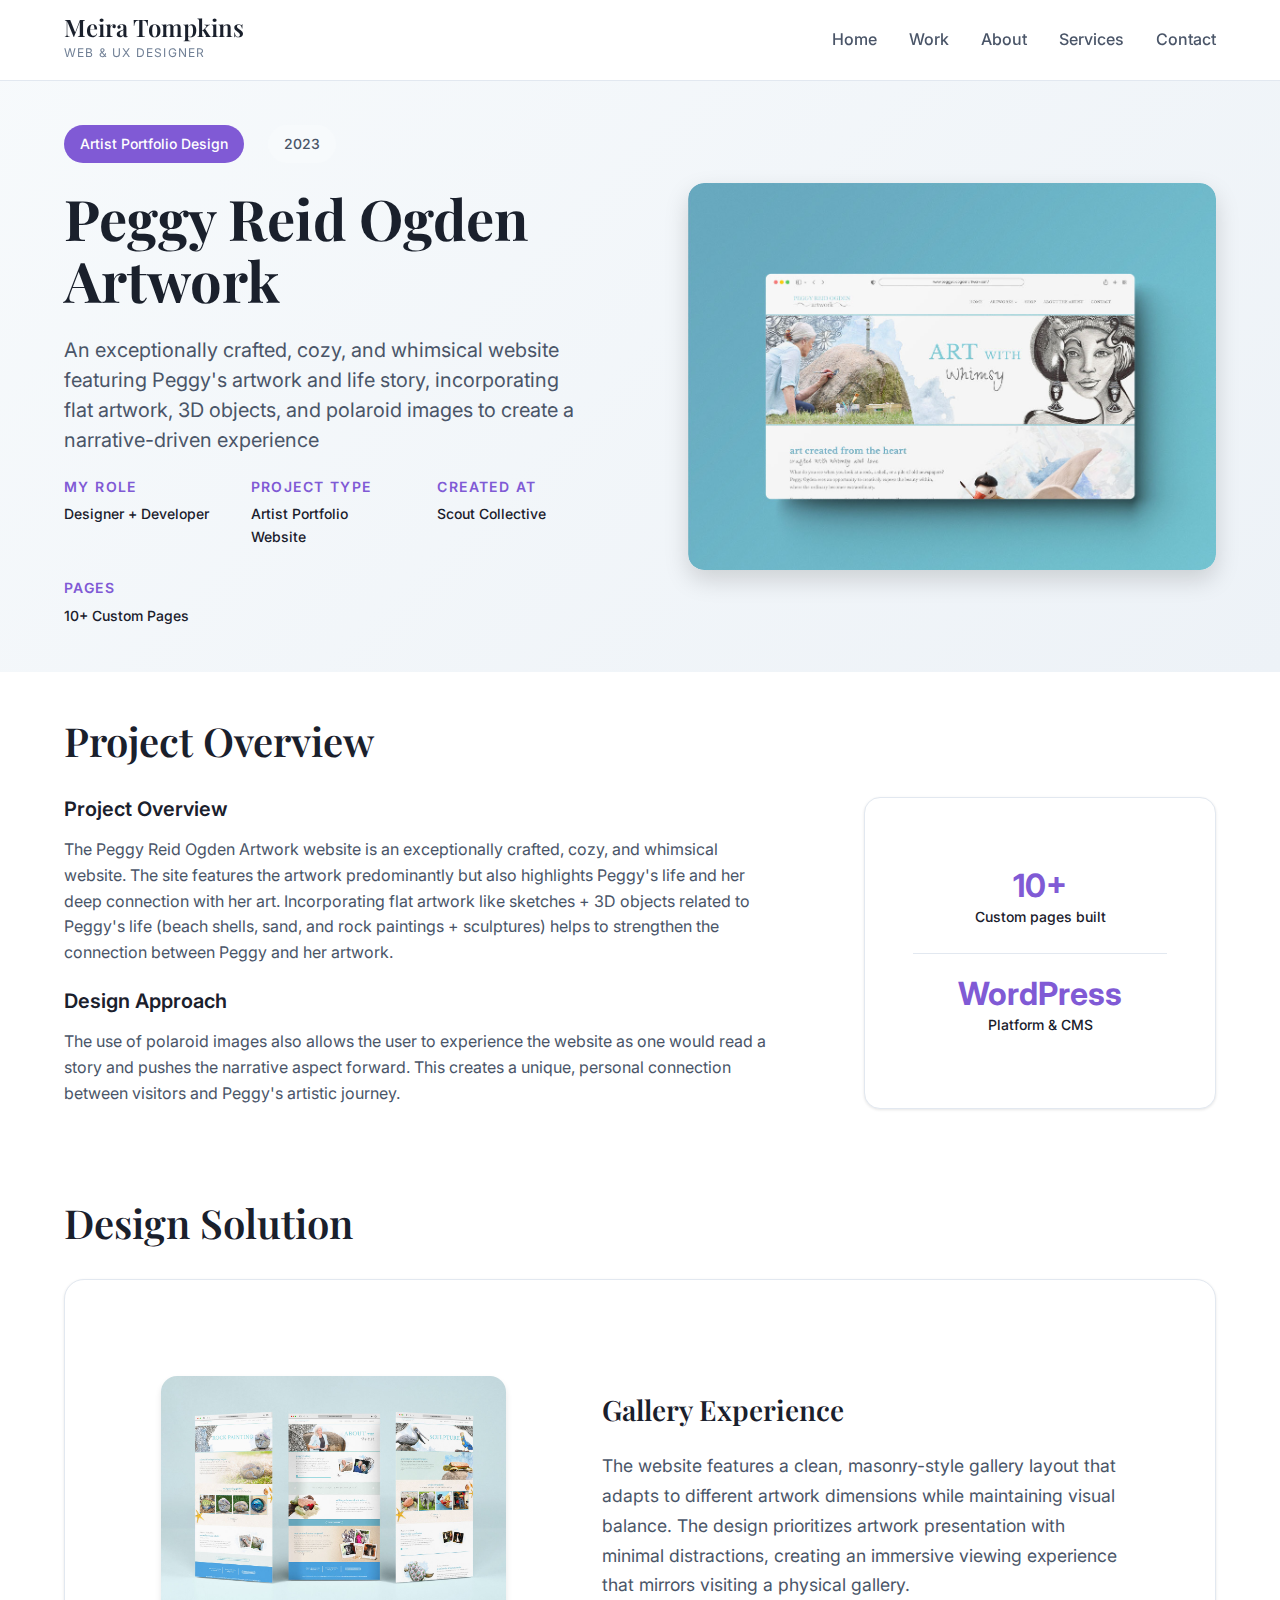
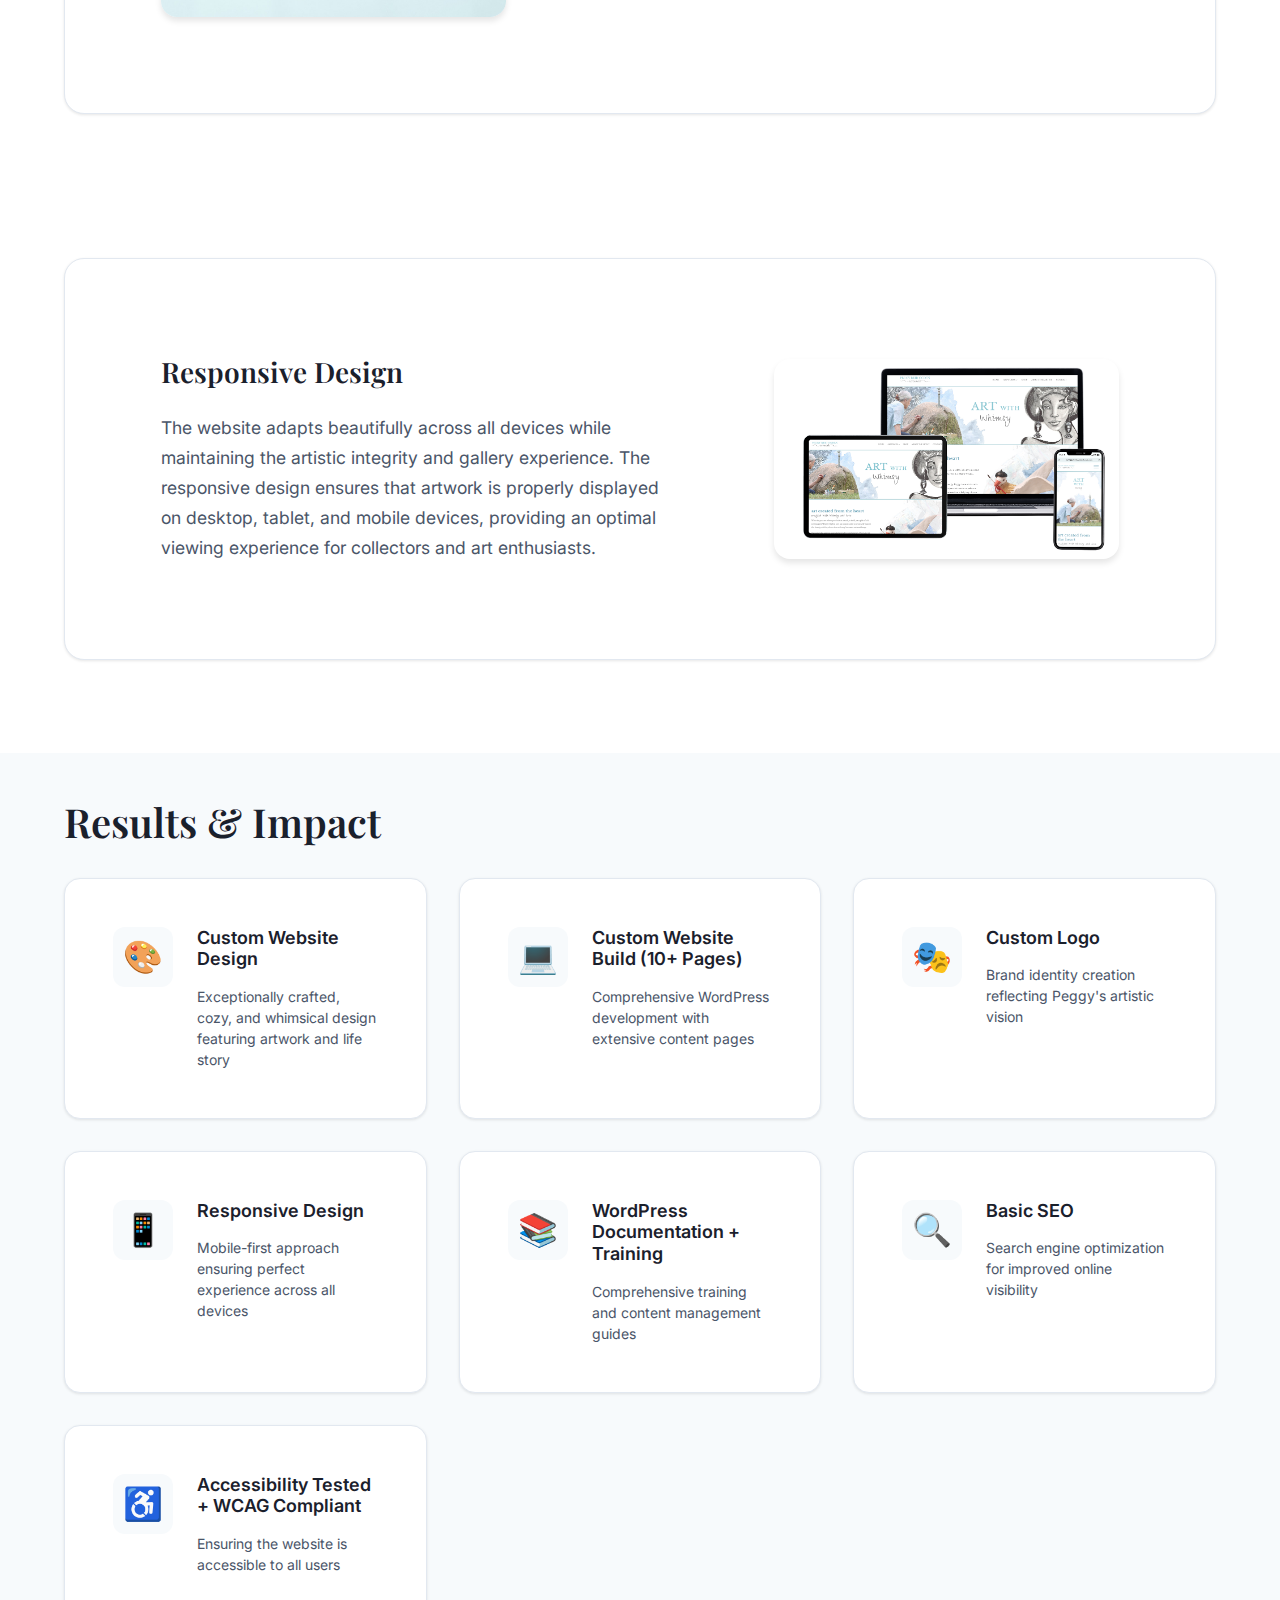
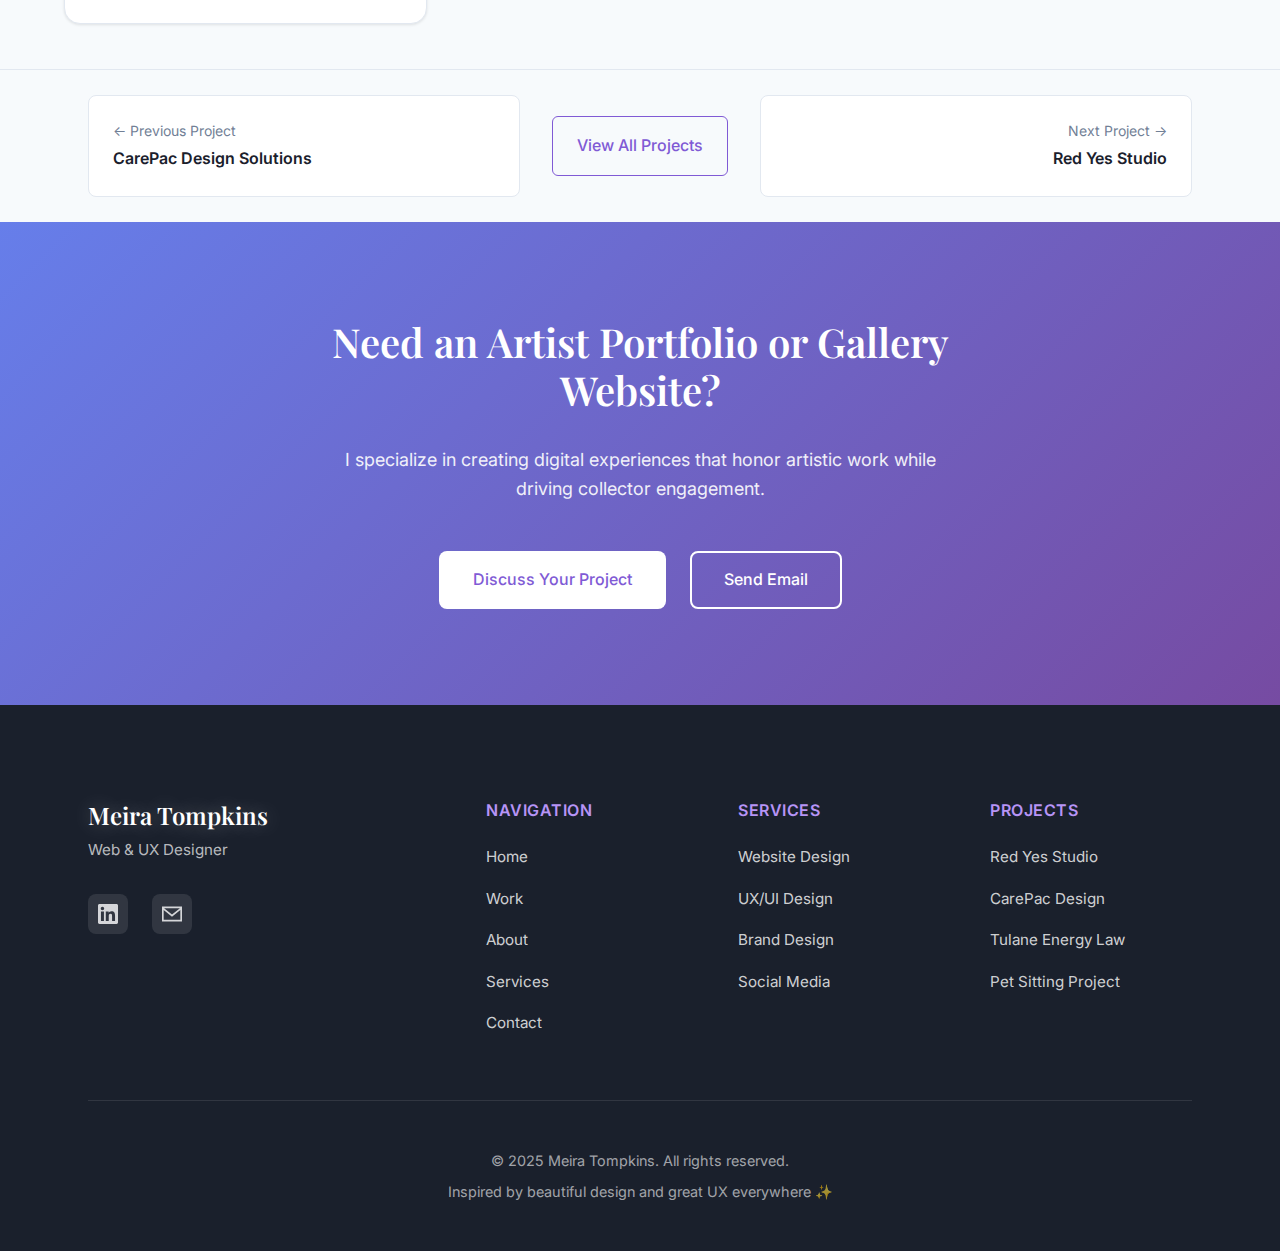
<file: case-study-peggy-reid.html>
<!DOCTYPE html>
<html lang="en">
<head>
    <meta charset="UTF-8">
    <meta name="viewport" content="width=device-width, initial-scale=1.0">
    <title>Peggy Reid Ogden Artwork Case Study - Meira Tompkins</title>
    <meta name="description" content="UX case study for Peggy Reid Ogden Artwork - Artist portfolio website focusing on artwork presentation and collector engagement.">
    <link rel="canonical" href="https://meiratompkins.com/case-study-peggy-reid.html">
    
    <!-- Fonts -->
    <link rel="preconnect" href="https://fonts.googleapis.com">
    <link rel="preconnect" href="https://fonts.gstatic.com" crossorigin>
    <link href="https://fonts.googleapis.com/css2?family=Inter:wght@300;400;500;600;700&family=Playfair+Display:wght@400;500;600;700&display=swap" rel="stylesheet">
    
    <!-- CSS -->
    <link rel="stylesheet" href="styles.css">
    <link rel="stylesheet" href="case-study.css">
    
    <!-- Google Analytics -->
    <script async src="https://www.googletagmanager.com/gtag/js?id=GA_MEASUREMENT_ID"></script>
    <script>
        window.dataLayer = window.dataLayer || [];
        function gtag(){dataLayer.push(arguments);}
        gtag('js', new Date());
        gtag('config', 'GA_MEASUREMENT_ID');
    </script>
</head>
<body>
    <!-- Navigation -->
    <nav class="navbar">
        <div class="nav-container">
            <a href="index.html" class="nav-logo">
                <span class="logo-text">Meira Tompkins</span>
                <span class="logo-subtitle">Web & UX Designer</span>
            </a>
            
            <div class="nav-menu" id="nav-menu">
                <a href="index.html" class="nav-link">Home</a>
                <a href="work.html" class="nav-link">Work</a>
                <a href="about.html" class="nav-link">About</a>
                <a href="services.html" class="nav-link">Services</a>
                <a href="contact.html" class="nav-link">Contact</a>
            </div>
            
            <div class="nav-toggle" id="nav-toggle">
                <span class="bar"></span>
                <span class="bar"></span>
                <span class="bar"></span>
            </div>
        </div>
    </nav>

    <!-- Case Study Hero -->
    <section class="case-hero">
        <div class="container">
            <div class="case-hero-content">
                <div class="case-meta">
                    <span class="case-type">Artist Portfolio Design</span>
                    <span class="case-year">2023</span>
                </div>
                <h1 class="case-title">Peggy Reid Ogden Artwork</h1>
                <p class="case-subtitle">An exceptionally crafted, cozy, and whimsical website featuring Peggy's artwork and life story, incorporating flat artwork, 3D objects, and polaroid images to create a narrative-driven experience</p>
                
                <div class="case-details">
                    <div class="detail-group">
                        <h3>My Role</h3>
                        <p>Designer + Developer</p>
                    </div>
                    <div class="detail-group">
                        <h3>Project Type</h3>
                        <p>Artist Portfolio Website</p>
                    </div>
                    <div class="detail-group">
                        <h3>Created At</h3>
                        <p>Scout Collective</p>
                    </div>
                    <div class="detail-group">
                        <h3>Pages</h3>
                        <p>10+ Custom Pages</p>
                    </div>
                </div>
            </div>
            
            <div class="case-hero-visual">
                <div class="hero-mockup">
                    <img src="156.jpg" alt="Peggy Reid Ogden artwork portfolio homepage" class="hero-mockup-image">
                </div>
            </div>
        </div>
    </section>

    <!-- Project Overview -->
    <section class="case-section">
        <div class="container">
            <div class="case-content">
                <h2 class="section-title">Project Overview</h2>
                <div class="overview-grid">
                    <div class="overview-text">
                        <h3>Project Overview</h3>
                        <p>The Peggy Reid Ogden Artwork website is an exceptionally crafted, cozy, and whimsical website. The site features the artwork predominantly but also highlights Peggy's life and her deep connection with her art. Incorporating flat artwork like sketches + 3D objects related to Peggy's life (beach shells, sand, and rock paintings + sculptures) helps to strengthen the connection between Peggy and her artwork.</p>
                        
                        <h3>Design Approach</h3>
                        <p>The use of polaroid images also allows the user to experience the website as one would read a story and pushes the narrative aspect forward. This creates a unique, personal connection between visitors and Peggy's artistic journey.</p>
                    </div>
                    
                    <div class="overview-stats">
                        <div class="stat">
                            <span class="stat-number">10+</span>
                            <span class="stat-label">Custom pages built</span>
                        </div>
                        <div class="stat">
                            <span class="stat-number">WordPress</span>
                            <span class="stat-label">Platform & CMS</span>
                        </div>
                    </div>
                </div>
            </div>
        </div>
    </section>



    <!-- Design Solution -->
    <section class="case-section">
        <div class="container">
            <div class="case-content">
                <h2 class="section-title">Design Solution</h2>
                
                <div class="design-highlights">
                    <div class="highlight-item">
                        <div class="highlight-visual">
                            <img src="186.jpg" alt="Peggy Reid Ogden artwork gallery pages" class="highlight-image">
                            </div>
                        <div class="highlight-content">
                            <h3>Gallery Experience</h3>
                            <p>The website features a clean, masonry-style gallery layout that adapts to different artwork dimensions while maintaining visual balance. The design prioritizes artwork presentation with minimal distractions, creating an immersive viewing experience that mirrors visiting a physical gallery.</p>
                        </div>
                    </div>
                    
                    <div class="highlight-item reverse">
                        <div class="highlight-visual">
                            <img src="Peggy-Mockup.png" alt="Peggy Reid Ogden artwork responsive design" class="highlight-image">
                            </div>
                        <div class="highlight-content">
                            <h3>Responsive Design</h3>
                            <p>The website adapts beautifully across all devices while maintaining the artistic integrity and gallery experience. The responsive design ensures that artwork is properly displayed on desktop, tablet, and mobile devices, providing an optimal viewing experience for collectors and art enthusiasts.</p>
                        </div>
                    </div>
                </div>
            </div>
        </div>
    </section>

    <!-- Results & Impact -->
    <section class="case-section bg-alt">
        <div class="container">
            <div class="case-content">
                <h2 class="section-title">Results & Impact</h2>
                
                <div class="technical-deliverables">
                    <div class="deliverables-grid">
                        <div class="deliverable-card">
                            <div class="deliverable-icon">🎨</div>
                            <div class="deliverable-content">
                                <h4>Custom Website Design</h4>
                                <p>Exceptionally crafted, cozy, and whimsical design featuring artwork and life story</p>
                        </div>
                    </div>

                        <div class="deliverable-card">
                            <div class="deliverable-icon">💻</div>
                            <div class="deliverable-content">
                                <h4>Custom Website Build (10+ Pages)</h4>
                                <p>Comprehensive WordPress development with extensive content pages</p>
                        </div>
                    </div>

                        <div class="deliverable-card">
                            <div class="deliverable-icon">🎭</div>
                            <div class="deliverable-content">
                                <h4>Custom Logo</h4>
                                <p>Brand identity creation reflecting Peggy's artistic vision</p>
                            </div>
                        </div>
                        
                        <div class="deliverable-card">
                            <div class="deliverable-icon">📱</div>
                            <div class="deliverable-content">
                                <h4>Responsive Design</h4>
                                <p>Mobile-first approach ensuring perfect experience across all devices</p>
                        </div>
                    </div>

                        <div class="deliverable-card">
                            <div class="deliverable-icon">📚</div>
                            <div class="deliverable-content">
                                <h4>WordPress Documentation + Training</h4>
                                <p>Comprehensive training and content management guides</p>
                        </div>
                    </div>

                        <div class="deliverable-card">
                            <div class="deliverable-icon">🔍</div>
                            <div class="deliverable-content">
                                <h4>Basic SEO</h4>
                                <p>Search engine optimization for improved online visibility</p>
                        </div>
                    </div>

                        <div class="deliverable-card">
                            <div class="deliverable-icon">♿</div>
                            <div class="deliverable-content">
                                <h4>Accessibility Tested + WCAG Compliant</h4>
                                <p>Ensuring the website is accessible to all users</p>
                            </div>
                        </div>
                    </div>
                </div>
            </div>
        </div>
    </section>



    <!-- Navigation to other projects -->
    <section class="case-navigation">
        <div class="container">
            <div class="nav-projects">
                <a href="case-study-carepac.html" class="nav-project prev">
                    <span class="nav-label">← Previous Project</span>
                    <span class="nav-title">CarePac Design Solutions</span>
                </a>
                <a href="work.html" class="nav-all">
                    <span>View All Projects</span>
                </a>
                <a href="case-study-red-yes.html" class="nav-project next">
                    <span class="nav-label">Next Project →</span>
                    <span class="nav-title">Red Yes Studio</span>
                </a>
            </div>
        </div>
    </section>

    <!-- Contact CTA -->
    <section class="contact-cta">
        <div class="container">
            <div class="cta-content">
                <h2 class="cta-title">Need an Artist Portfolio or Gallery Website?</h2>
                <p class="cta-description">
                    I specialize in creating digital experiences that honor artistic work while driving collector engagement.
                </p>
                <div class="cta-buttons">
                    <a href="contact.html" class="btn btn-primary">Discuss Your Project</a>
                    <a href="mailto:contact@meiratompkins.com" class="btn btn-secondary">Send Email</a>
                </div>
            </div>
        </div>
    </section>

    <!-- Footer -->
    <footer class="footer">
        <div class="container">
            <div class="footer-content">
                <!-- Main Footer Section -->
                <div class="footer-main">
                    <!-- Brand Section -->
                    <div class="footer-brand">
                        <div class="brand-info">
                        <h3>Meira Tompkins</h3>
                            <p>Web & UX Designer</p>
                        </div>
                        <div class="social-links">
                            <a href="https://www.linkedin.com/in/meira-tompkins/" target="_blank" class="social-link" aria-label="LinkedIn">
                                <svg width="20" height="20" viewBox="0 0 24 24" fill="currentColor">
                                    <path d="M20.447 20.452h-3.554v-5.569c0-1.328-.027-3.037-1.852-3.037-1.853 0-2.136 1.445-2.136 2.939v5.667H9.351V9h3.414v1.561h.046c.477-.9 1.637-1.85 3.37-1.85 3.601 0 4.267 2.37 4.267 5.455v6.286zM5.337 7.433c-1.144 0-2.063-.926-2.063-2.065 0-1.138.92-2.063 2.063-2.063 1.14 0 2.064.925 2.064 2.063 0 1.139-.925 2.065-2.064 2.065zm1.782 13.019H3.555V9h3.564v11.452zM22.225 0H1.771C.792 0 0 .774 0 1.729v20.542C0 23.227.792 24 1.771 24h20.451C23.2 24 24 23.227 24 22.271V1.729C24 .774 23.2 0 22.222 0h.003z"/>
                                </svg>
                            </a>
                            <a href="mailto:contact@meiratompkins.com" class="social-link" aria-label="Email">
                                <svg width="20" height="20" viewBox="0 0 24 24" fill="currentColor">
                                    <path d="M0 3v18h24V3H0zm21.518 2L12 12.713 2.482 5h19.036zM2 19V7.183l10 8.104 10-8.104V19H2z"/>
                                </svg>
                            </a>
                        </div>
                    </div>
                    
                    <!-- Navigation Links -->
                    <div class="footer-nav">
                        <div class="footer-section">
                            <h4>Navigation</h4>
                            <ul>
                                <li><a href="index.html">Home</a></li>
                                <li><a href="work.html">Work</a></li>
                                <li><a href="about.html">About</a></li>
                                <li><a href="services.html">Services</a></li>
                                <li><a href="contact.html">Contact</a></li>
                            </ul>
                        </div>
                        
                        <div class="footer-section">
                            <h4>Services</h4>
                            <ul>
                                <li><a href="services.html">Website Design</a></li>
                                <li><a href="services.html">UX/UI Design</a></li>
                                <li><a href="services.html">Brand Design</a></li>
                                <li><a href="services.html">Social Media</a></li>
                            </ul>
                        </div>
                        
                        <div class="footer-section">
                            <h4>Projects</h4>
                            <ul>
                                <li><a href="case-study-red-yes.html">Red Yes Studio</a></li>
                                <li><a href="case-study-carepac.html">CarePac Design</a></li>
                                <li><a href="case-study-tulane.html">Tulane Energy Law</a></li>
                                <li><a href="https://meiratompkins.github.io/meira-pet-sitting/" target="_blank">Pet Sitting Project</a></li>
                            </ul>
                        </div>
                    </div>
                </div>
                
                <!-- Footer Bottom -->
                <div class="footer-bottom">
                    <div class="footer-bottom-content">
                    <p>&copy; 2025 Meira Tompkins. All rights reserved.</p>
                        <p>Inspired by beautiful design and great UX everywhere ✨</p>
                    </div>
                </div>
            </div>
        </div>
    </footer>

    <!-- JavaScript -->
    <script src="script.js"></script>
</body>
</html>
</file>
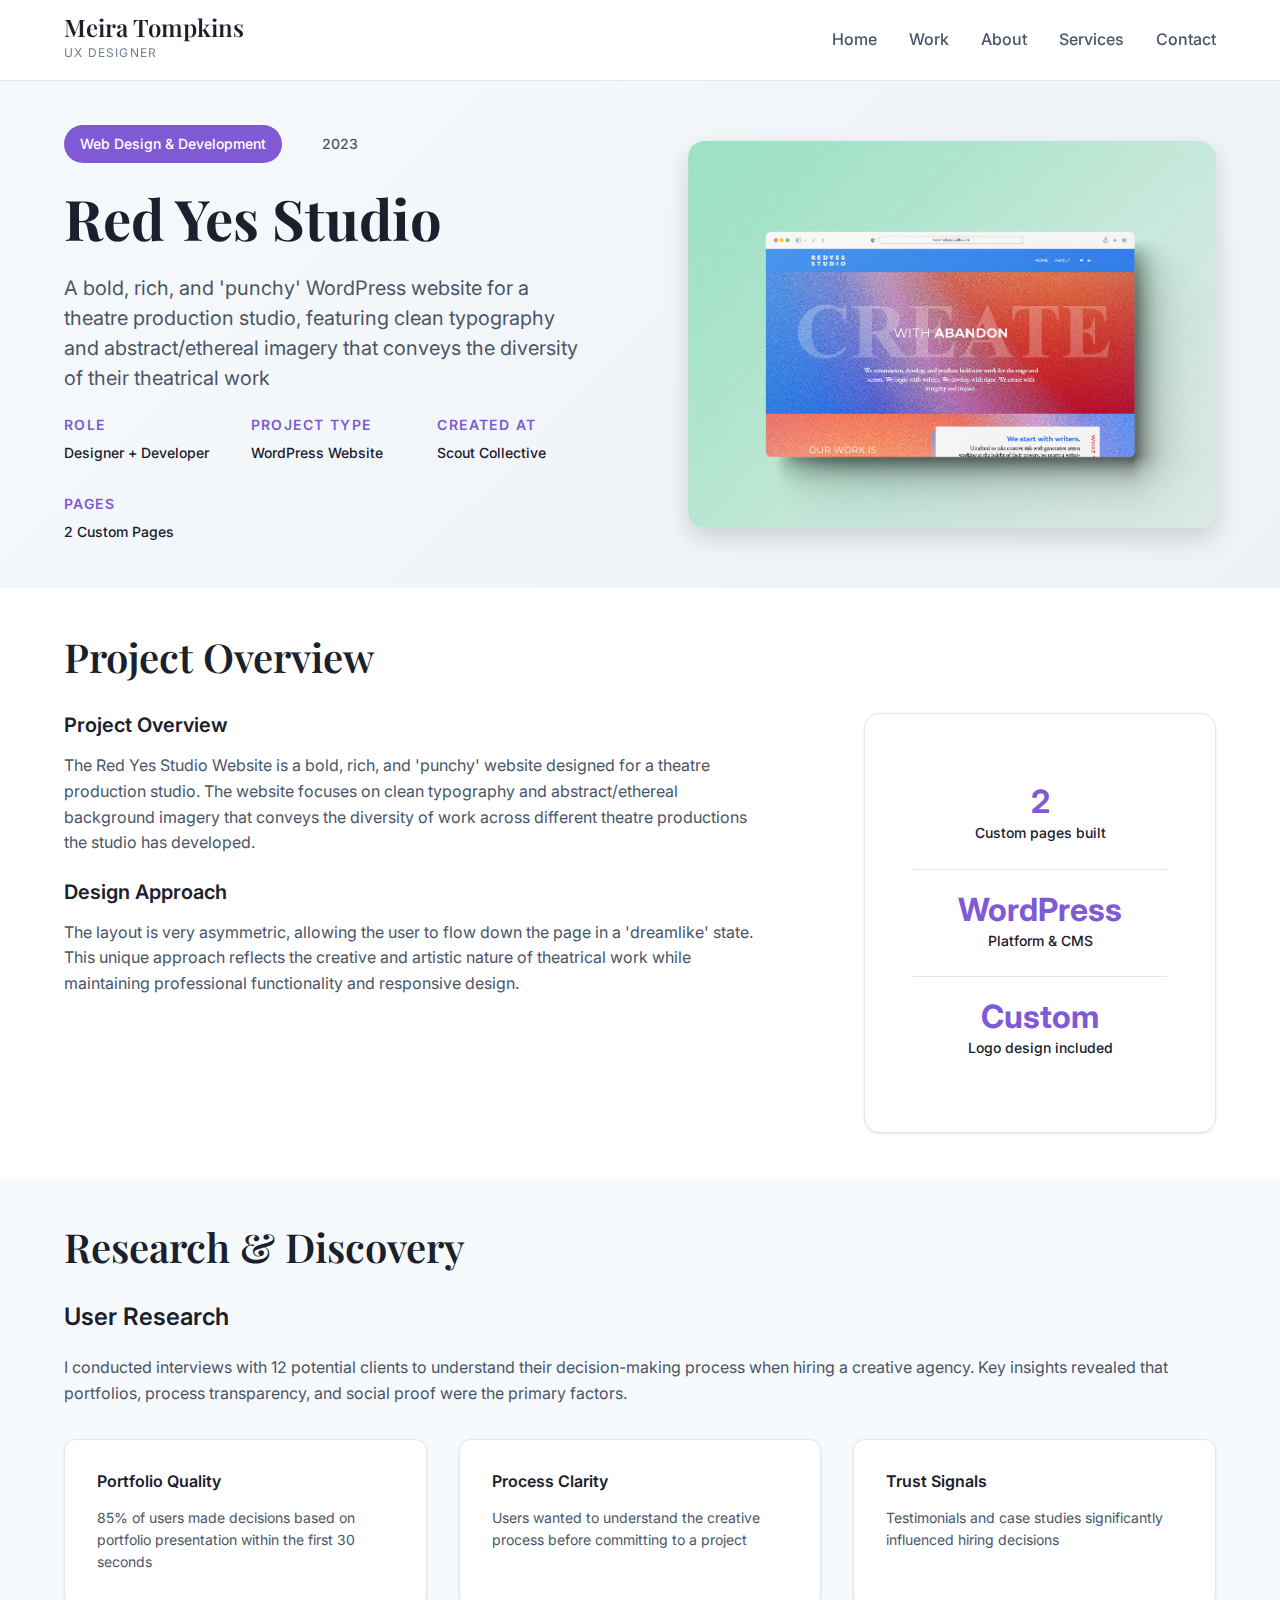
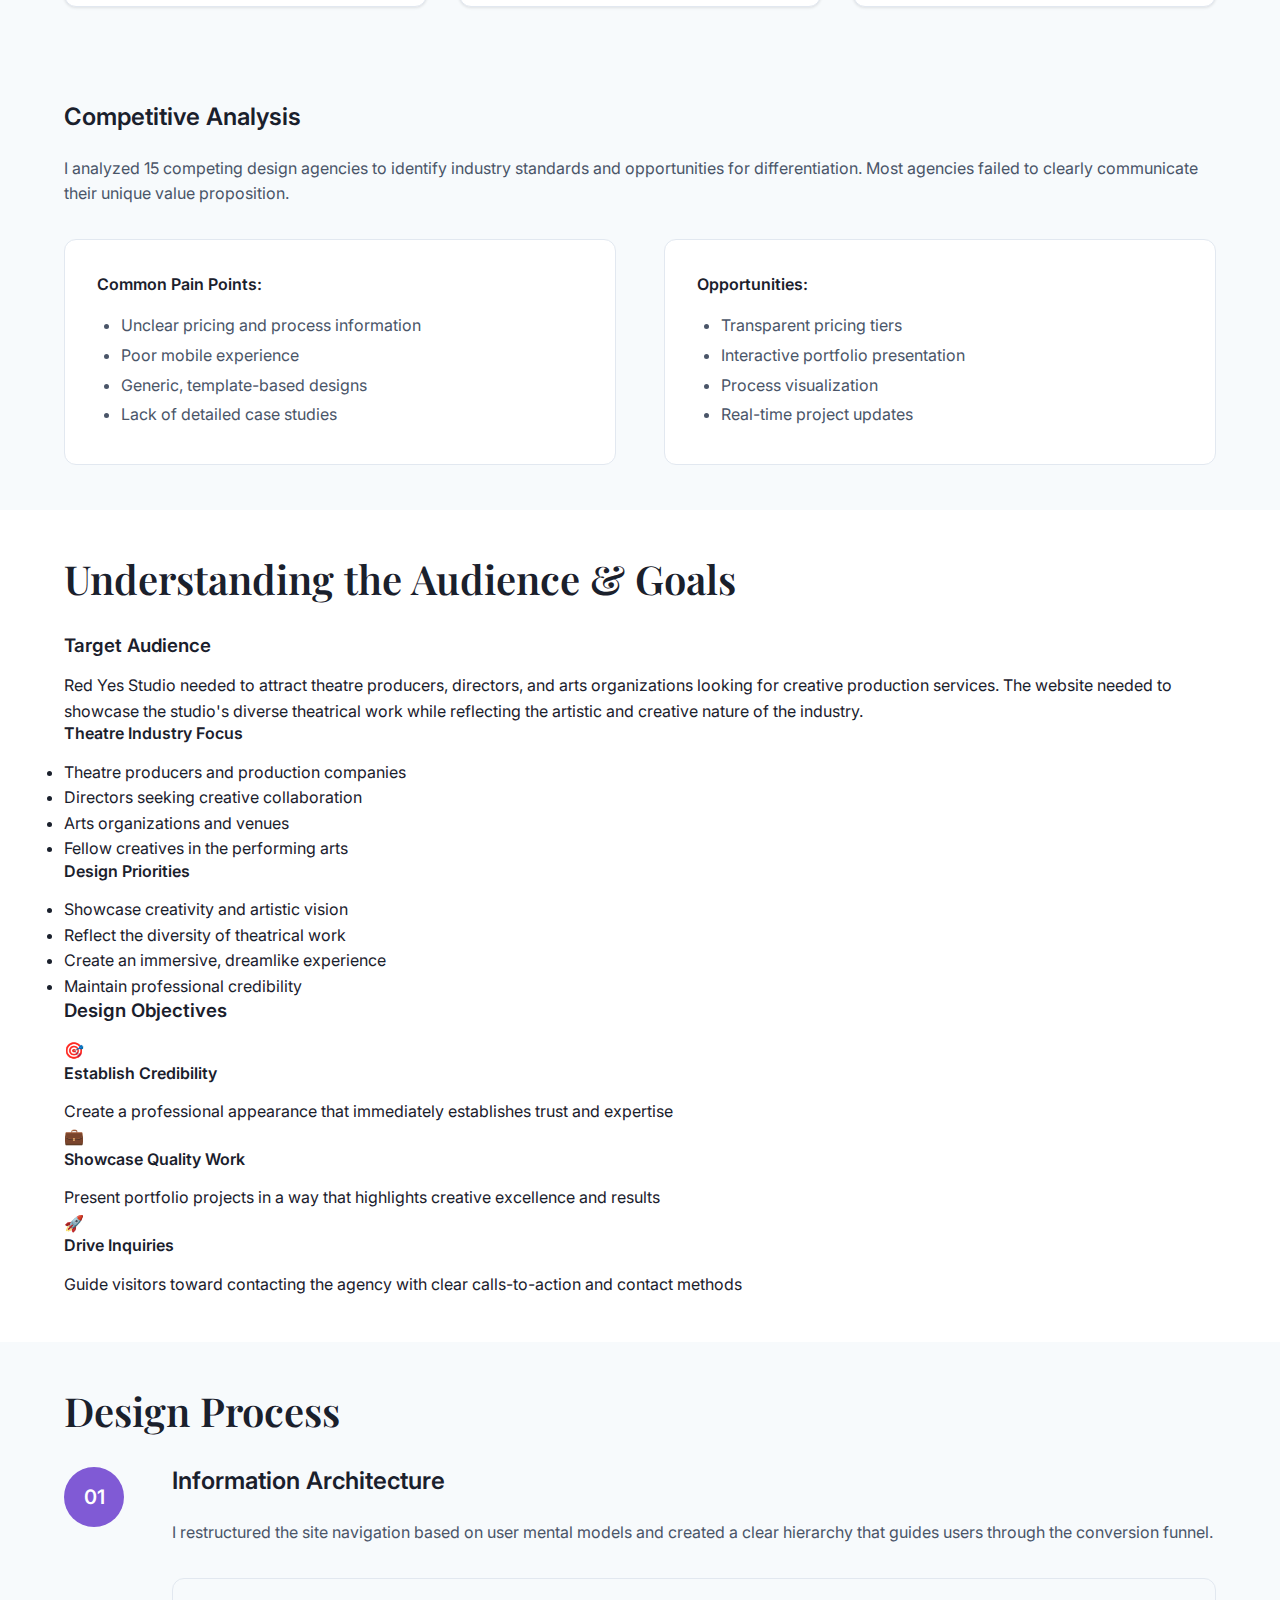
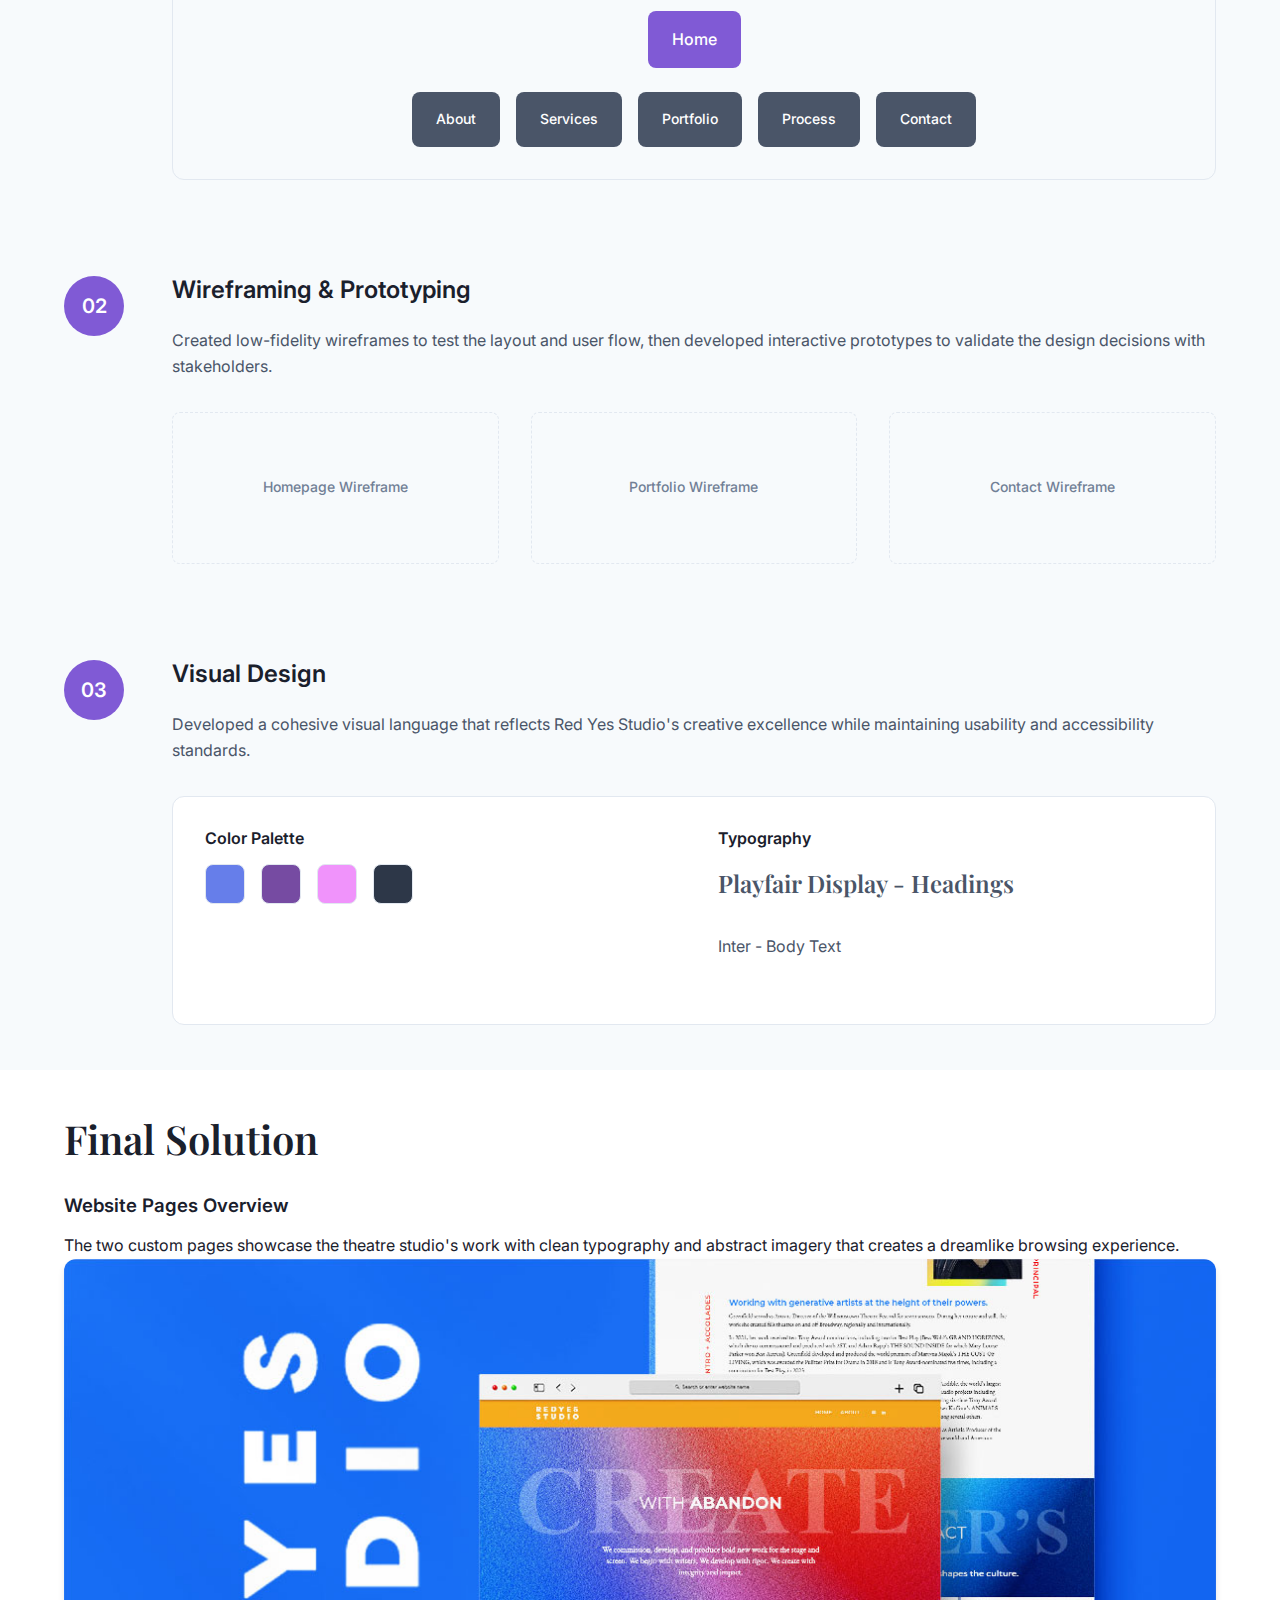
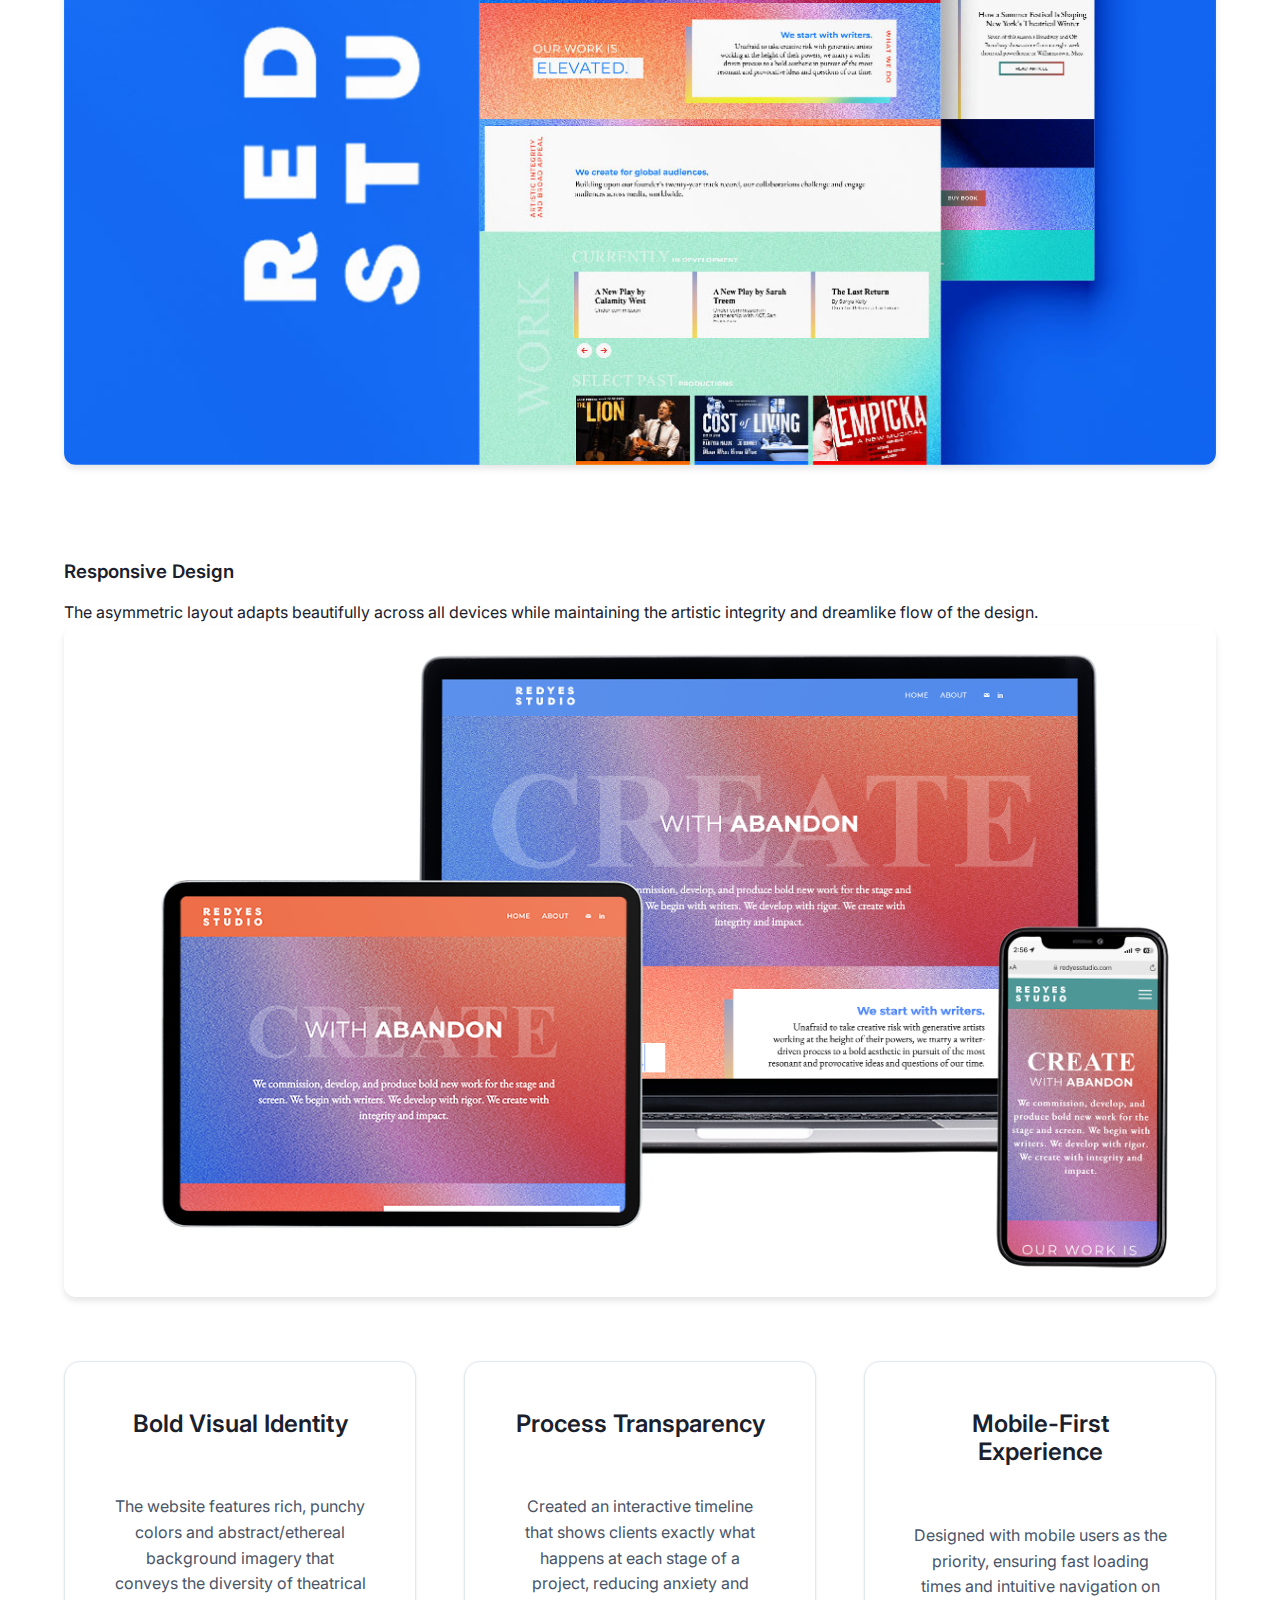
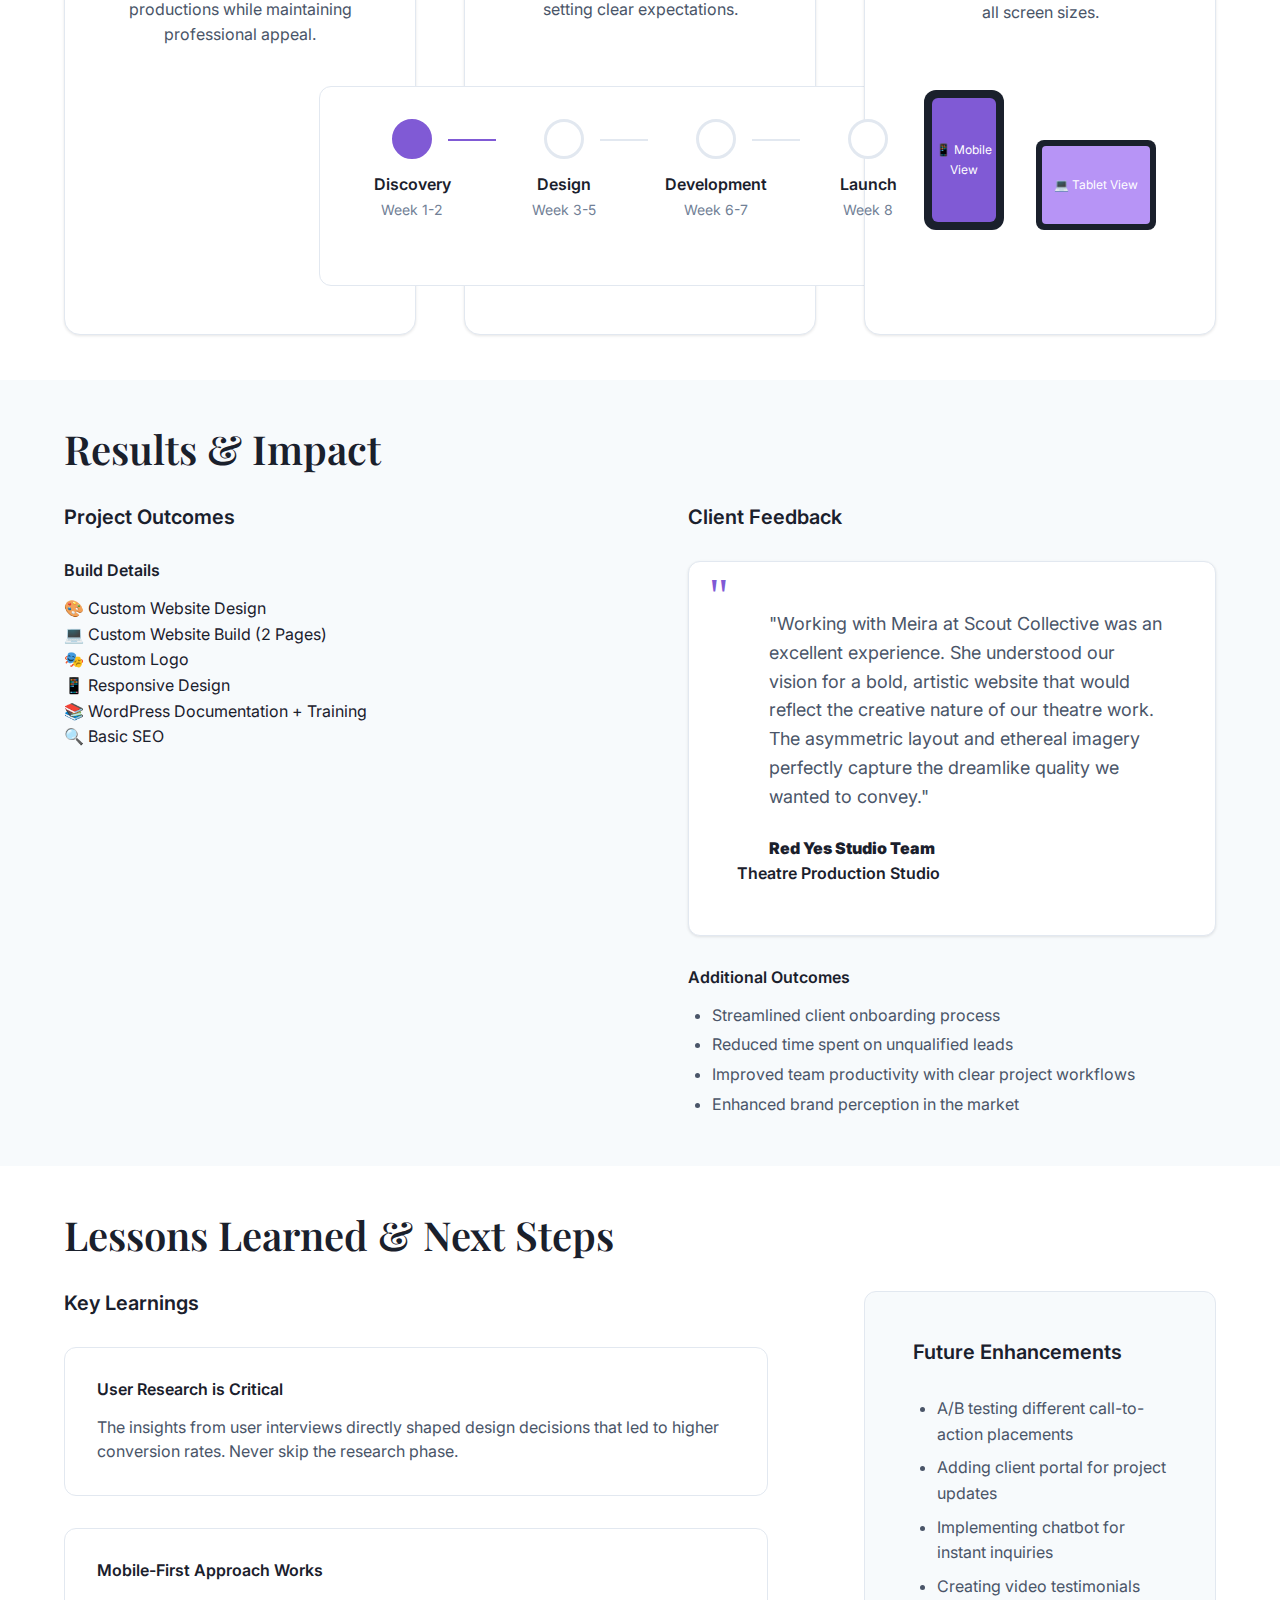
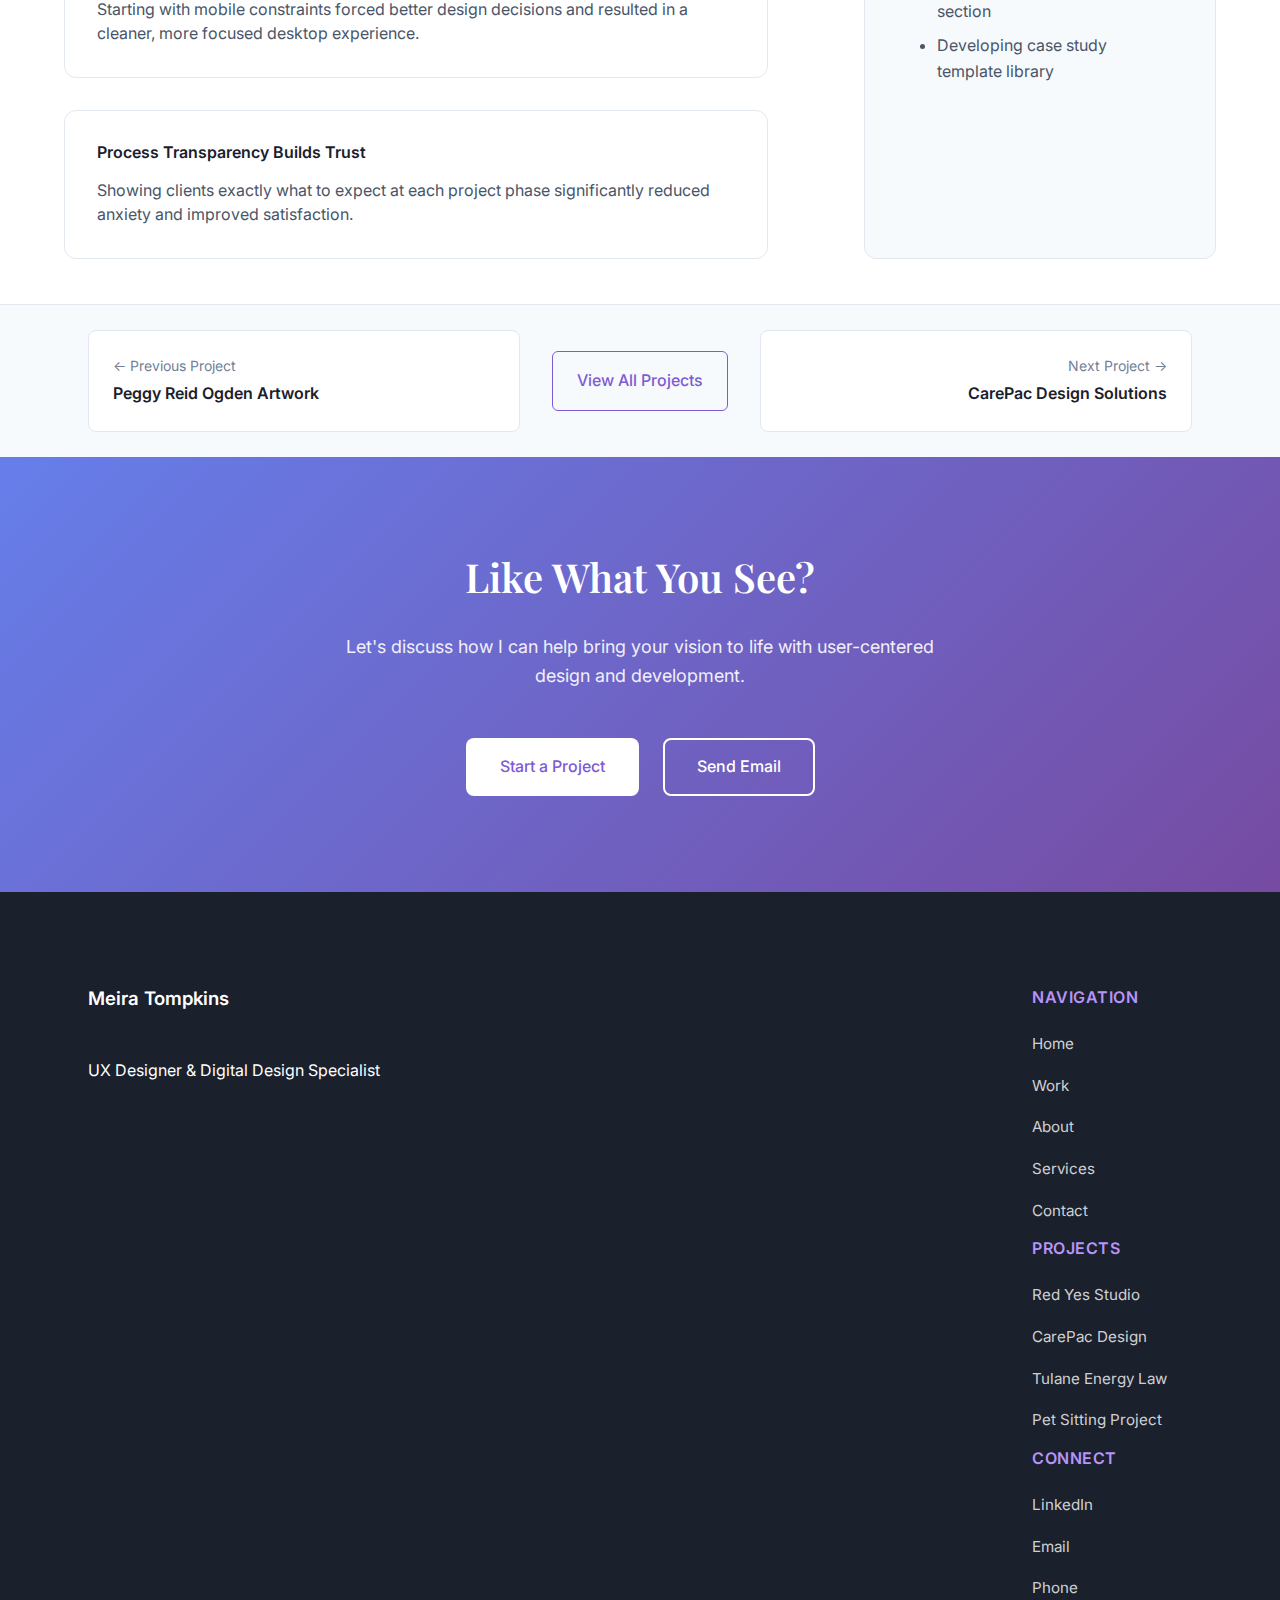
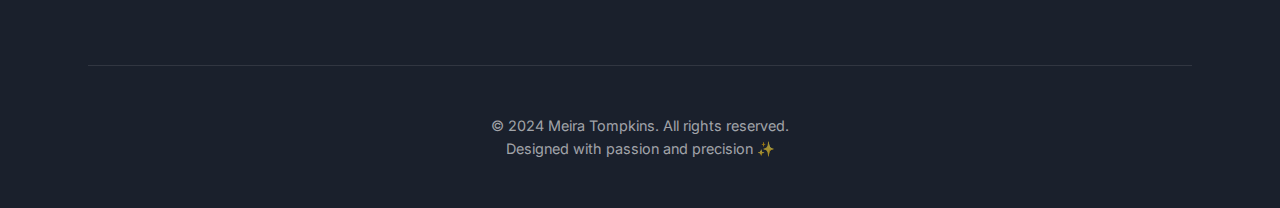
<file: case-study-red-yes.html>
<!DOCTYPE html>
<html lang="en">
<head>
    <meta charset="UTF-8">
    <meta name="viewport" content="width=device-width, initial-scale=1.0">
    <title>Red Yes Studio Case Study - Meira Tompkins</title>
    <meta name="description" content="UX case study for Red Yes Studio - Complete brand identity and website redesign focusing on user engagement and conversion optimization.">
    
    <!-- Fonts -->
    <link rel="preconnect" href="https://fonts.googleapis.com">
    <link rel="preconnect" href="https://fonts.gstatic.com" crossorigin>
    <link href="https://fonts.googleapis.com/css2?family=Inter:wght@300;400;500;600;700&family=Playfair+Display:wght@400;500;600;700&display=swap" rel="stylesheet">
    
    <!-- CSS -->
    <link rel="stylesheet" href="styles.css">
    <link rel="stylesheet" href="case-study.css">
</head>
<body>
    <!-- Navigation -->
    <nav class="navbar">
        <div class="nav-container">
            <a href="index.html" class="nav-logo">
                <span class="logo-text">Meira Tompkins</span>
                <span class="logo-subtitle">UX Designer</span>
            </a>
            
            <div class="nav-menu" id="nav-menu">
                <a href="index.html" class="nav-link">Home</a>
                <a href="work.html" class="nav-link">Work</a>
                <a href="about.html" class="nav-link">About</a>
                <a href="services.html" class="nav-link">Services</a>
                <a href="contact.html" class="nav-link">Contact</a>
            </div>
            
            <div class="nav-toggle" id="nav-toggle">
                <span class="bar"></span>
                <span class="bar"></span>
                <span class="bar"></span>
            </div>
        </div>
    </nav>

    <!-- Case Study Hero -->
    <section class="case-hero">
        <div class="container">
            <div class="case-hero-content">
                <div class="case-meta">
                    <span class="case-type">Web Design & Development</span>
                    <span class="case-year">2023</span>
                </div>
                <h1 class="case-title">Red Yes Studio</h1>
                <p class="case-subtitle">A bold, rich, and 'punchy' WordPress website for a theatre production studio, featuring clean typography and abstract/ethereal imagery that conveys the diversity of their theatrical work</p>
                
                <div class="case-details">
                    <div class="detail-group">
                        <h3>Role</h3>
                        <p>Designer + Developer</p>
                    </div>
                    <div class="detail-group">
                        <h3>Project Type</h3>
                        <p>WordPress Website</p>
                    </div>
                    <div class="detail-group">
                        <h3>Created At</h3>
                        <p>Scout Collective</p>
                    </div>
                    <div class="detail-group">
                        <h3>Pages</h3>
                        <p>2 Custom Pages</p>
                    </div>
                </div>
            </div>
            
            <div class="case-hero-visual">
                <div class="hero-mockup">
                    <img src="Red-Yes-Home-Mockup.jpg" alt="Red Yes Studio homepage design mockup" class="hero-mockup-image">
                </div>
            </div>
        </div>
    </section>

    <!-- Project Overview -->
    <section class="case-section">
        <div class="container">
            <div class="case-content">
                <h2 class="section-title">Project Overview</h2>
                <div class="overview-grid">
                    <div class="overview-text">
                        <h3>Project Overview</h3>
                        <p>The Red Yes Studio Website is a bold, rich, and 'punchy' website designed for a theatre production studio. The website focuses on clean typography and abstract/ethereal background imagery that conveys the diversity of work across different theatre productions the studio has developed.</p>
                        
                        <h3>Design Approach</h3>
                        <p>The layout is very asymmetric, allowing the user to flow down the page in a 'dreamlike' state. This unique approach reflects the creative and artistic nature of theatrical work while maintaining professional functionality and responsive design.</p>
                    </div>
                    
                    <div class="overview-stats">
                        <div class="stat">
                            <span class="stat-number">2</span>
                            <span class="stat-label">Custom pages built</span>
                        </div>
                        <div class="stat">
                            <span class="stat-number">WordPress</span>
                            <span class="stat-label">Platform & CMS</span>
                        </div>
                        <div class="stat">
                            <span class="stat-number">Custom</span>
                            <span class="stat-label">Logo design included</span>
                        </div>
                    </div>
                </div>
            </div>
        </div>
    </section>

    <!-- Research & Discovery -->
    <section class="case-section bg-alt">
        <div class="container">
            <div class="case-content">
                <h2 class="section-title">Research & Discovery</h2>
                
                <div class="research-content">
                    <div class="research-item">
                        <h3>User Research</h3>
                        <p>I conducted interviews with 12 potential clients to understand their decision-making process when hiring a creative agency. Key insights revealed that portfolios, process transparency, and social proof were the primary factors.</p>
                        
                        <div class="insight-cards">
                            <div class="insight-card">
                                <h4>Portfolio Quality</h4>
                                <p>85% of users made decisions based on portfolio presentation within the first 30 seconds</p>
                            </div>
                            <div class="insight-card">
                                <h4>Process Clarity</h4>
                                <p>Users wanted to understand the creative process before committing to a project</p>
                            </div>
                            <div class="insight-card">
                                <h4>Trust Signals</h4>
                                <p>Testimonials and case studies significantly influenced hiring decisions</p>
                            </div>
                        </div>
                    </div>

                    <div class="research-item">
                        <h3>Competitive Analysis</h3>
                        <p>I analyzed 15 competing design agencies to identify industry standards and opportunities for differentiation. Most agencies failed to clearly communicate their unique value proposition.</p>
                        
                        <div class="competitive-findings">
                            <div class="finding">
                                <strong>Common Pain Points:</strong>
                                <ul>
                                    <li>Unclear pricing and process information</li>
                                    <li>Poor mobile experience</li>
                                    <li>Generic, template-based designs</li>
                                    <li>Lack of detailed case studies</li>
                                </ul>
                            </div>
                            <div class="finding">
                                <strong>Opportunities:</strong>
                                <ul>
                                    <li>Transparent pricing tiers</li>
                                    <li>Interactive portfolio presentation</li>
                                    <li>Process visualization</li>
                                    <li>Real-time project updates</li>
                                </ul>
                            </div>
                        </div>
                    </div>
                </div>
            </div>
        </div>
    </section>

    <!-- Target Audience & Design Goals -->
    <section class="case-section">
        <div class="container">
            <div class="case-content">
                <h2 class="section-title">Understanding the Audience & Goals</h2>
                
                <div class="audience-analysis">
                    <div class="audience-overview">
                        <h3>Target Audience</h3>
                        <p>Red Yes Studio needed to attract theatre producers, directors, and arts organizations looking for creative production services. The website needed to showcase the studio's diverse theatrical work while reflecting the artistic and creative nature of the industry.</p>
                        
                        <div class="audience-characteristics">
                            <div class="characteristic">
                                <h4>Theatre Industry Focus</h4>
                                <ul>
                                    <li>Theatre producers and production companies</li>
                                    <li>Directors seeking creative collaboration</li>
                                    <li>Arts organizations and venues</li>
                                    <li>Fellow creatives in the performing arts</li>
                                </ul>
                            </div>
                            
                            <div class="characteristic">
                                <h4>Design Priorities</h4>
                                <ul>
                                    <li>Showcase creativity and artistic vision</li>
                                    <li>Reflect the diversity of theatrical work</li>
                                    <li>Create an immersive, dreamlike experience</li>
                                    <li>Maintain professional credibility</li>
                                </ul>
                            </div>
                        </div>
                    </div>
                    
                    <div class="design-objectives">
                        <h3>Design Objectives</h3>
                        <div class="objectives-list">
                            <div class="objective">
                                <div class="objective-icon">🎯</div>
                                <div class="objective-content">
                                    <h4>Establish Credibility</h4>
                                    <p>Create a professional appearance that immediately establishes trust and expertise</p>
                                </div>
                            </div>
                            
                            <div class="objective">
                                <div class="objective-icon">💼</div>
                                <div class="objective-content">
                                    <h4>Showcase Quality Work</h4>
                                    <p>Present portfolio projects in a way that highlights creative excellence and results</p>
                                </div>
                            </div>
                            
                            <div class="objective">
                                <div class="objective-icon">🚀</div>
                                <div class="objective-content">
                                    <h4>Drive Inquiries</h4>
                                    <p>Guide visitors toward contacting the agency with clear calls-to-action and contact methods</p>
                                </div>
                            </div>
                        </div>
                    </div>
                </div>
            </div>
        </div>
    </section>

    <!-- Design Process -->
    <section class="case-section bg-alt">
        <div class="container">
            <div class="case-content">
                <h2 class="section-title">Design Process</h2>
                
                <div class="process-steps">
                    <div class="process-step">
                        <div class="step-number">01</div>
                        <div class="step-content">
                            <h3>Information Architecture</h3>
                            <p>I restructured the site navigation based on user mental models and created a clear hierarchy that guides users through the conversion funnel.</p>
                            <div class="process-visual">
                                <div class="sitemap">
                                    <div class="sitemap-node">Home</div>
                                    <div class="sitemap-children">
                                        <div class="sitemap-node">About</div>
                                        <div class="sitemap-node">Services</div>
                                        <div class="sitemap-node">Portfolio</div>
                                        <div class="sitemap-node">Process</div>
                                        <div class="sitemap-node">Contact</div>
                                    </div>
                                </div>
                            </div>
                        </div>
                    </div>

                    <div class="process-step">
                        <div class="step-number">02</div>
                        <div class="step-content">
                            <h3>Wireframing & Prototyping</h3>
                            <p>Created low-fidelity wireframes to test the layout and user flow, then developed interactive prototypes to validate the design decisions with stakeholders.</p>
                            <div class="wireframe-gallery">
                                <div class="wireframe-item">
                                    <div class="wireframe-placeholder">Homepage Wireframe</div>
                                </div>
                                <div class="wireframe-item">
                                    <div class="wireframe-placeholder">Portfolio Wireframe</div>
                                </div>
                                <div class="wireframe-item">
                                    <div class="wireframe-placeholder">Contact Wireframe</div>
                                </div>
                            </div>
                        </div>
                    </div>

                    <div class="process-step">
                        <div class="step-number">03</div>
                        <div class="step-content">
                            <h3>Visual Design</h3>
                            <p>Developed a cohesive visual language that reflects Red Yes Studio's creative excellence while maintaining usability and accessibility standards.</p>
                            <div class="design-system">
                                <div class="color-palette">
                                    <h4>Color Palette</h4>
                                    <div class="color-swatches">
                                        <div class="color-swatch" style="background: #667eea;"></div>
                                        <div class="color-swatch" style="background: #764ba2;"></div>
                                        <div class="color-swatch" style="background: #f093fb;"></div>
                                        <div class="color-swatch" style="background: #2d3748;"></div>
                                    </div>
                                </div>
                                <div class="typography">
                                    <h4>Typography</h4>
                                    <p style="font-family: 'Playfair Display'; font-size: 1.5rem; font-weight: 600;">Playfair Display - Headings</p>
                                    <p style="font-family: 'Inter'; font-size: 1rem;">Inter - Body Text</p>
                                </div>
                            </div>
                        </div>
                    </div>
                </div>
            </div>
        </div>
    </section>

    <!-- Final Solution -->
    <section class="case-section">
        <div class="container">
            <div class="case-content">
                <h2 class="section-title">Final Solution</h2>
                
                <div class="solution-showcase">
                    <div class="showcase-item">
                        <h3>Website Pages Overview</h3>
                        <p>The two custom pages showcase the theatre studio's work with clean typography and abstract imagery that creates a dreamlike browsing experience.</p>
                        <div class="showcase-visual">
                            <img src="Red-Yes-Two-Pages.jpg" alt="Red Yes Studio website pages overview" class="showcase-image">
                        </div>
                    </div>
                    
                    <div class="showcase-item">
                        <h3>Responsive Design</h3>
                        <p>The asymmetric layout adapts beautifully across all devices while maintaining the artistic integrity and dreamlike flow of the design.</p>
                        <div class="showcase-visual">
                            <img src="Red-Yes-Responsive-Mockup.png" alt="Red Yes Studio responsive design mockup" class="showcase-image">
                        </div>
                    </div>
                </div>
                
                <div class="solution-features">
                    <div class="feature-item">
                        <h3>Bold Visual Identity</h3>
                        <p>The website features rich, punchy colors and abstract/ethereal background imagery that conveys the diversity of theatrical productions while maintaining professional appeal.</p>
                    </div>

                    <div class="feature-item">
                        <h3>Process Transparency</h3>
                        <p>Created an interactive timeline that shows clients exactly what happens at each stage of a project, reducing anxiety and setting clear expectations.</p>
                        <div class="process-timeline">
                            <div class="timeline-step active">
                                <div class="timeline-dot"></div>
                                <div class="timeline-content">
                                    <h4>Discovery</h4>
                                    <p>Week 1-2</p>
                                </div>
                            </div>
                            <div class="timeline-step">
                                <div class="timeline-dot"></div>
                                <div class="timeline-content">
                                    <h4>Design</h4>
                                    <p>Week 3-5</p>
                                </div>
                            </div>
                            <div class="timeline-step">
                                <div class="timeline-dot"></div>
                                <div class="timeline-content">
                                    <h4>Development</h4>
                                    <p>Week 6-7</p>
                                </div>
                            </div>
                            <div class="timeline-step">
                                <div class="timeline-dot"></div>
                                <div class="timeline-content">
                                    <h4>Launch</h4>
                                    <p>Week 8</p>
                                </div>
                            </div>
                        </div>
                    </div>

                    <div class="feature-item">
                        <h3>Mobile-First Experience</h3>
                        <p>Designed with mobile users as the priority, ensuring fast loading times and intuitive navigation on all screen sizes.</p>
                        <div class="mobile-mockups">
                            <div class="mobile-mockup">
                                <div class="mobile-screen">
                                    <div class="mobile-content">📱 Mobile View</div>
                                </div>
                            </div>
                            <div class="tablet-mockup">
                                <div class="tablet-screen">
                                    <div class="tablet-content">💻 Tablet View</div>
                                </div>
                            </div>
                        </div>
                    </div>
                </div>
            </div>
        </div>
    </section>

    <!-- Results & Impact -->
    <section class="case-section bg-alt">
        <div class="container">
            <div class="case-content">
                <h2 class="section-title">Results & Impact</h2>
                
                <div class="results-grid">
                    <div class="results-metrics">
                        <h3>Project Outcomes</h3>
                        <div class="build-details">
                            <h4>Build Details</h4>
                            <div class="details-grid">
                                <div class="detail-item">
                                    <span class="detail-icon">🎨</span>
                                    <span class="detail-text">Custom Website Design</span>
                                </div>
                                <div class="detail-item">
                                    <span class="detail-icon">💻</span>
                                    <span class="detail-text">Custom Website Build (2 Pages)</span>
                                </div>
                                <div class="detail-item">
                                    <span class="detail-icon">🎭</span>
                                    <span class="detail-text">Custom Logo</span>
                                </div>
                                <div class="detail-item">
                                    <span class="detail-icon">📱</span>
                                    <span class="detail-text">Responsive Design</span>
                                </div>
                                <div class="detail-item">
                                    <span class="detail-icon">📚</span>
                                    <span class="detail-text">WordPress Documentation + Training</span>
                                </div>
                                <div class="detail-item">
                                    <span class="detail-icon">🔍</span>
                                    <span class="detail-text">Basic SEO</span>
                                </div>
                            </div>
                        </div>
                    </div>

                    <div class="results-testimonial">
                        <h3>Client Feedback</h3>
                        <blockquote>
                            <p>"Working with Meira at Scout Collective was an excellent experience. She understood our vision for a bold, artistic website that would reflect the creative nature of our theatre work. The asymmetric layout and ethereal imagery perfectly capture the dreamlike quality we wanted to convey."</p>
                            <cite>
                                <strong>Red Yes Studio Team</strong><br>
                                Theatre Production Studio
                            </cite>
                        </blockquote>
                        
                        <div class="additional-outcomes">
                            <h4>Additional Outcomes</h4>
                            <ul>
                                <li>Streamlined client onboarding process</li>
                                <li>Reduced time spent on unqualified leads</li>
                                <li>Improved team productivity with clear project workflows</li>
                                <li>Enhanced brand perception in the market</li>
                            </ul>
                        </div>
                    </div>
                </div>
            </div>
        </div>
    </section>

    <!-- Lessons Learned -->
    <section class="case-section">
        <div class="container">
            <div class="case-content">
                <h2 class="section-title">Lessons Learned & Next Steps</h2>
                
                <div class="lessons-content">
                    <div class="lessons-learned">
                        <h3>Key Learnings</h3>
                        <div class="learning-items">
                            <div class="learning-item">
                                <h4>User Research is Critical</h4>
                                <p>The insights from user interviews directly shaped design decisions that led to higher conversion rates. Never skip the research phase.</p>
                            </div>
                            <div class="learning-item">
                                <h4>Mobile-First Approach Works</h4>
                                <p>Starting with mobile constraints forced better design decisions and resulted in a cleaner, more focused desktop experience.</p>
                            </div>
                            <div class="learning-item">
                                <h4>Process Transparency Builds Trust</h4>
                                <p>Showing clients exactly what to expect at each project phase significantly reduced anxiety and improved satisfaction.</p>
                            </div>
                        </div>
                    </div>

                    <div class="next-steps">
                        <h3>Future Enhancements</h3>
                        <ul>
                            <li>A/B testing different call-to-action placements</li>
                            <li>Adding client portal for project updates</li>
                            <li>Implementing chatbot for instant inquiries</li>
                            <li>Creating video testimonials section</li>
                            <li>Developing case study template library</li>
                        </ul>
                    </div>
                </div>
            </div>
        </div>
    </section>

    <!-- Navigation to other projects -->
    <section class="case-navigation">
        <div class="container">
            <div class="nav-projects">
                <a href="case-study-peggy-reid.html" class="nav-project prev">
                    <span class="nav-label">← Previous Project</span>
                    <span class="nav-title">Peggy Reid Ogden Artwork</span>
                </a>
                <a href="work.html" class="nav-all">
                    <span>View All Projects</span>
                </a>
                <a href="case-study-carepac.html" class="nav-project next">
                    <span class="nav-label">Next Project →</span>
                    <span class="nav-title">CarePac Design Solutions</span>
                </a>
            </div>
        </div>
    </section>

    <!-- Contact CTA -->
    <section class="contact-cta">
        <div class="container">
            <div class="cta-content">
                <h2 class="cta-title">Like What You See?</h2>
                <p class="cta-description">
                    Let's discuss how I can help bring your vision to life with user-centered design and development.
                </p>
                <div class="cta-buttons">
                    <a href="contact.html" class="btn btn-primary">Start a Project</a>
                    <a href="mailto:hello@meiratompkins.com" class="btn btn-secondary">Send Email</a>
                </div>
            </div>
        </div>
    </section>

    <!-- Footer -->
    <footer class="footer">
        <div class="container">
            <div class="footer-content">
                <div class="footer-main">
                    <div class="footer-brand">
                        <h3>Meira Tompkins</h3>
                        <p>UX Designer & Digital Design Specialist</p>
                    </div>
                    <div class="footer-links">
                        <div class="footer-section">
                            <h4>Navigation</h4>
                            <ul>
                                <li><a href="index.html">Home</a></li>
                                <li><a href="work.html">Work</a></li>
                                <li><a href="about.html">About</a></li>
                                <li><a href="services.html">Services</a></li>
                                <li><a href="contact.html">Contact</a></li>
                            </ul>
                        </div>
                        <div class="footer-section">
                            <h4>Projects</h4>
                            <ul>
                                <li><a href="case-study-red-yes.html">Red Yes Studio</a></li>
                                <li><a href="case-study-carepac.html">CarePac Design</a></li>
                                <li><a href="case-study-tulane.html">Tulane Energy Law</a></li>
                                <li><a href="https://meiratompkins.github.io/meira-pet-sitting/" target="_blank">Pet Sitting Project</a></li>
                            </ul>
                        </div>
                        <div class="footer-section">
                            <h4>Connect</h4>
                            <ul>
                                <li><a href="https://www.linkedin.com/in/meira-tompkins/" target="_blank">LinkedIn</a></li>
                                <li><a href="mailto:hello@meiratompkins.com">Email</a></li>
                                <li><a href="tel:+1234567890">Phone</a></li>
                            </ul>
                        </div>
                    </div>
                </div>
                <div class="footer-bottom">
                    <p>&copy; 2024 Meira Tompkins. All rights reserved.</p>
                    <p>Designed with passion and precision ✨</p>
                </div>
            </div>
        </div>
    </footer>

    <!-- JavaScript -->
    <script src="script.js"></script>
</body>
</html>
</file>
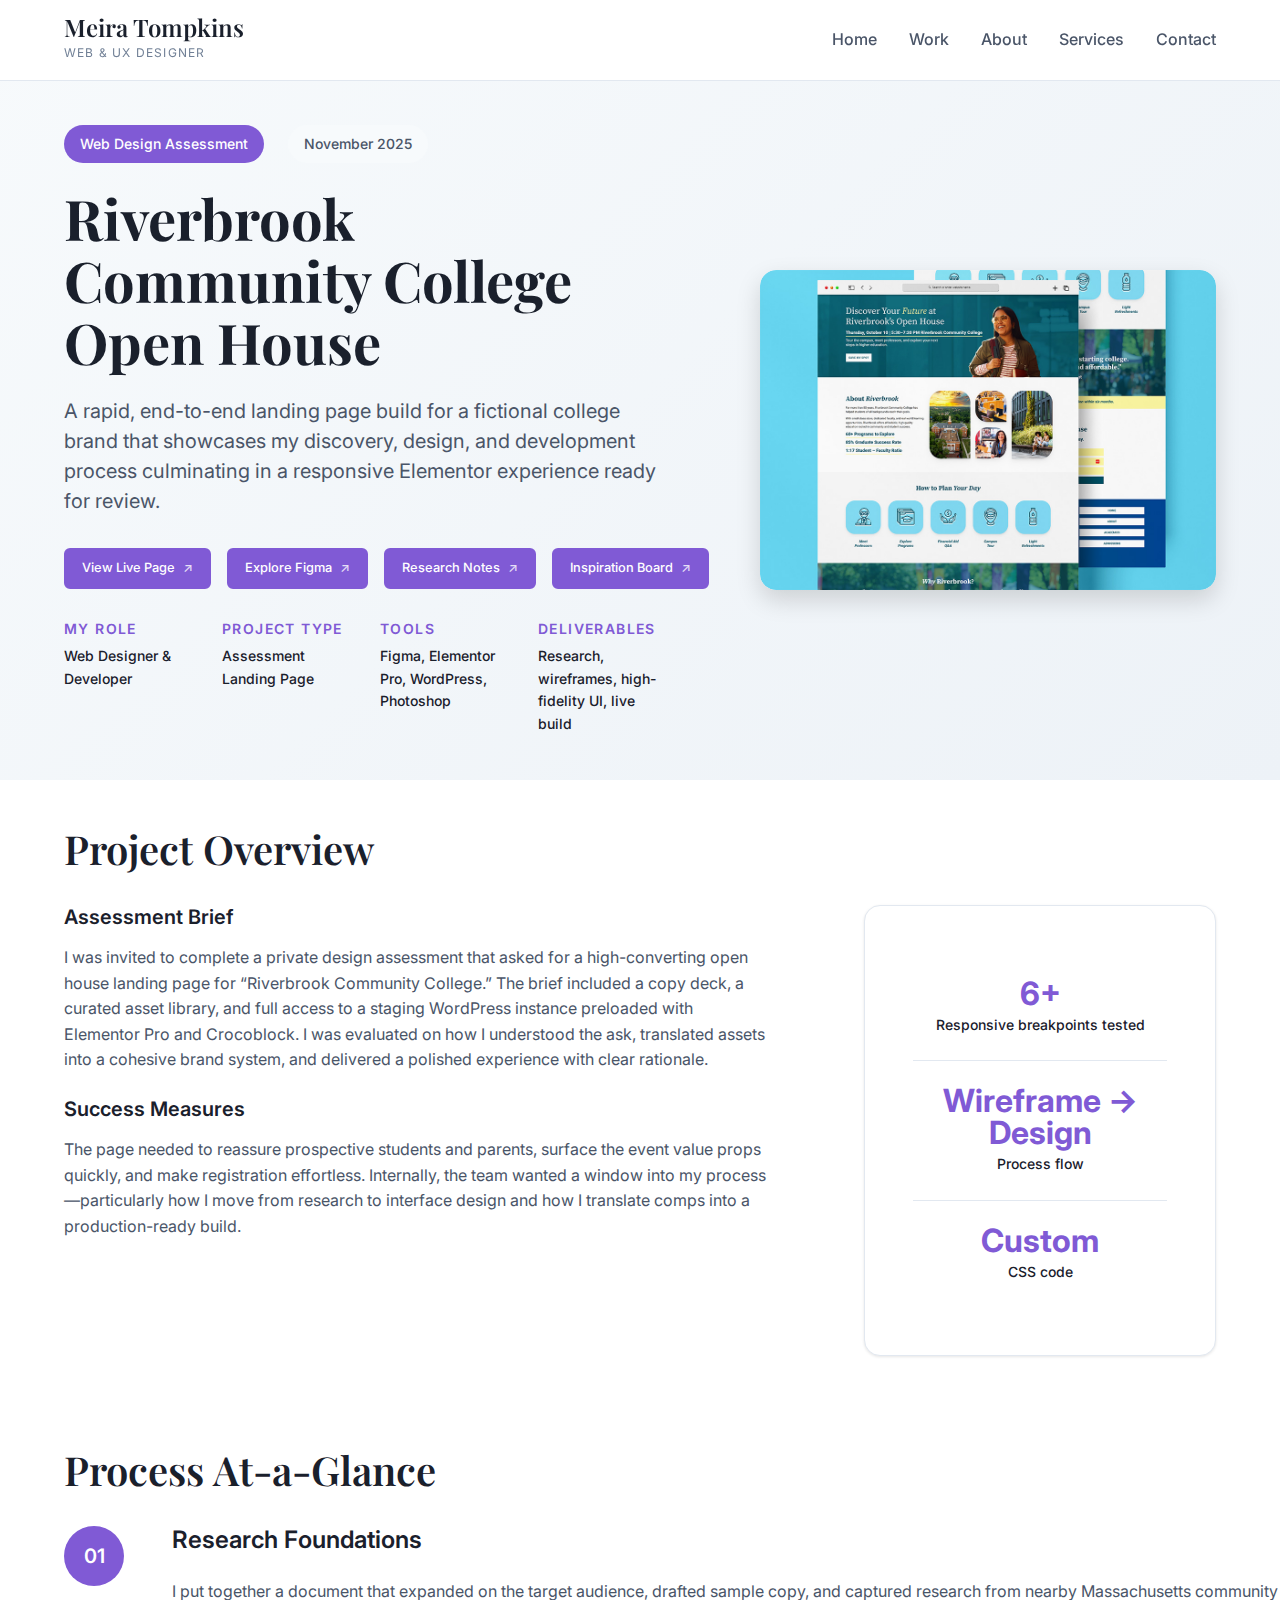
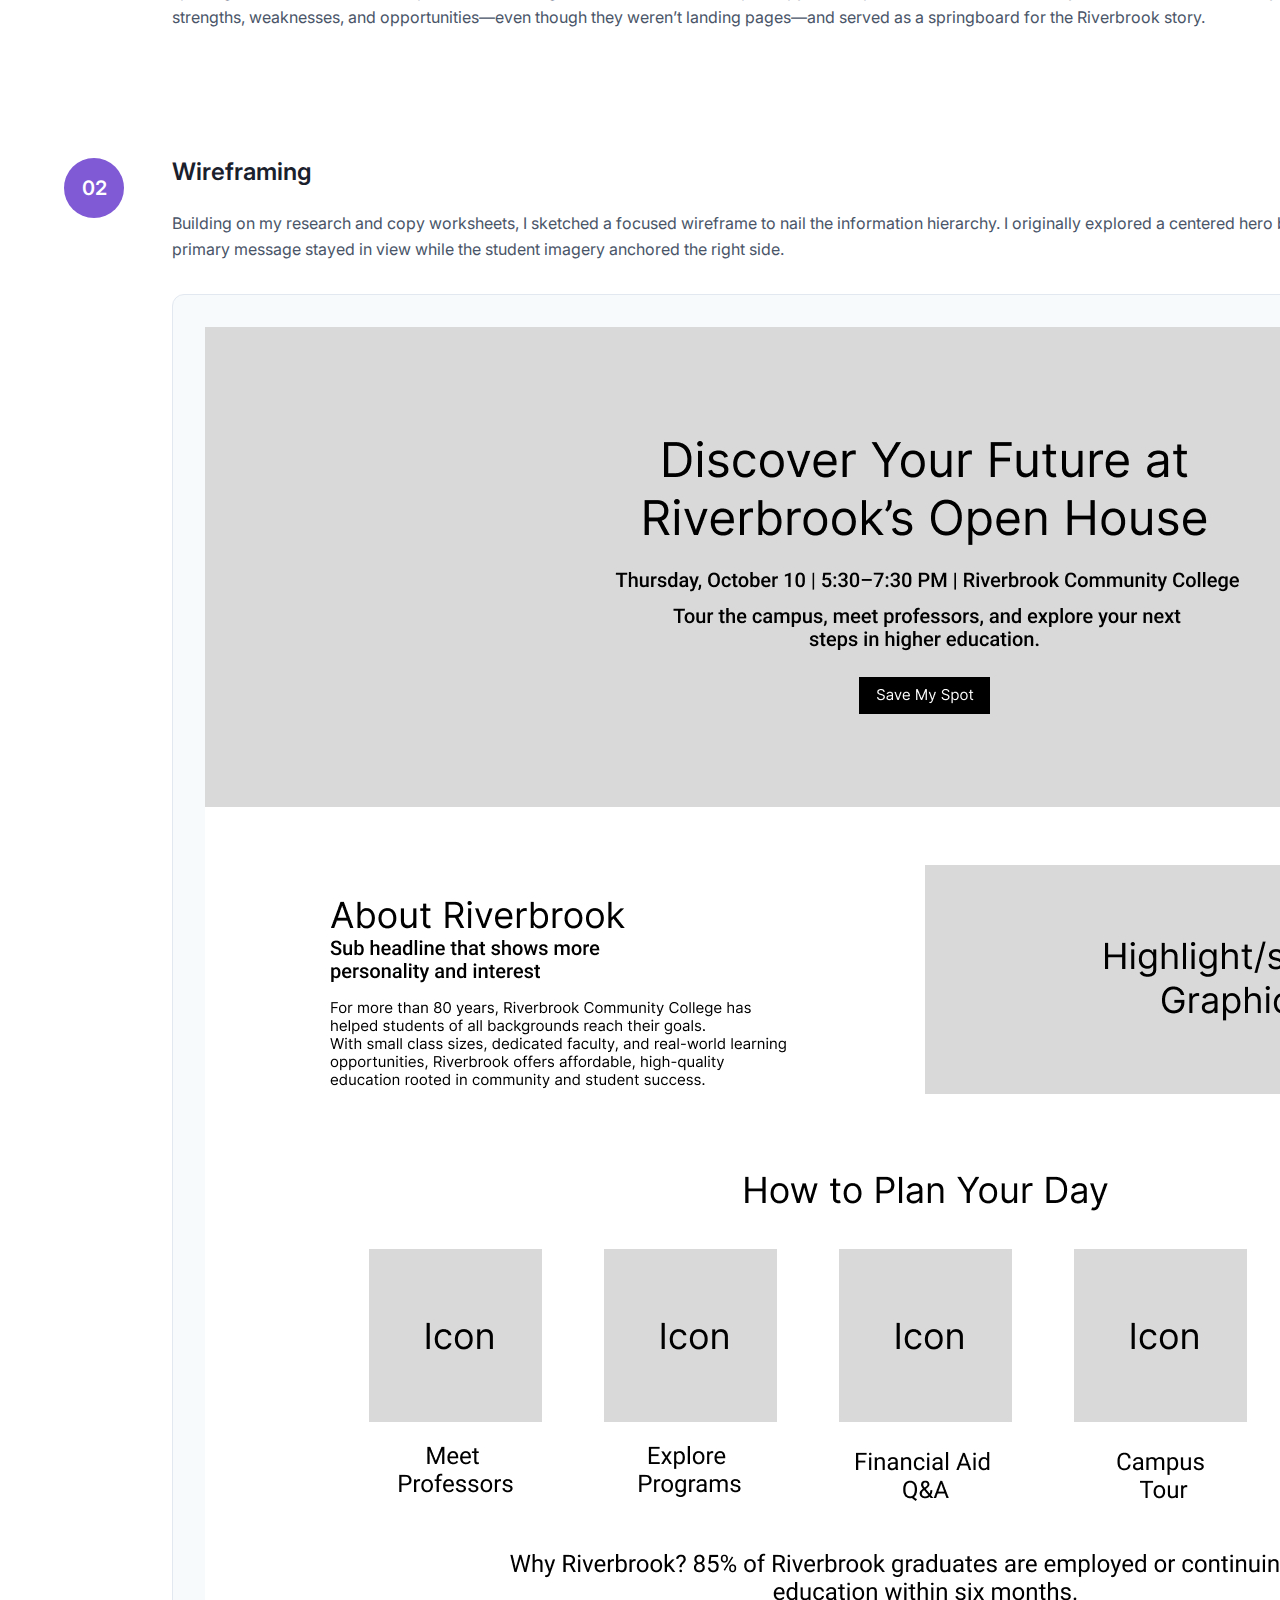
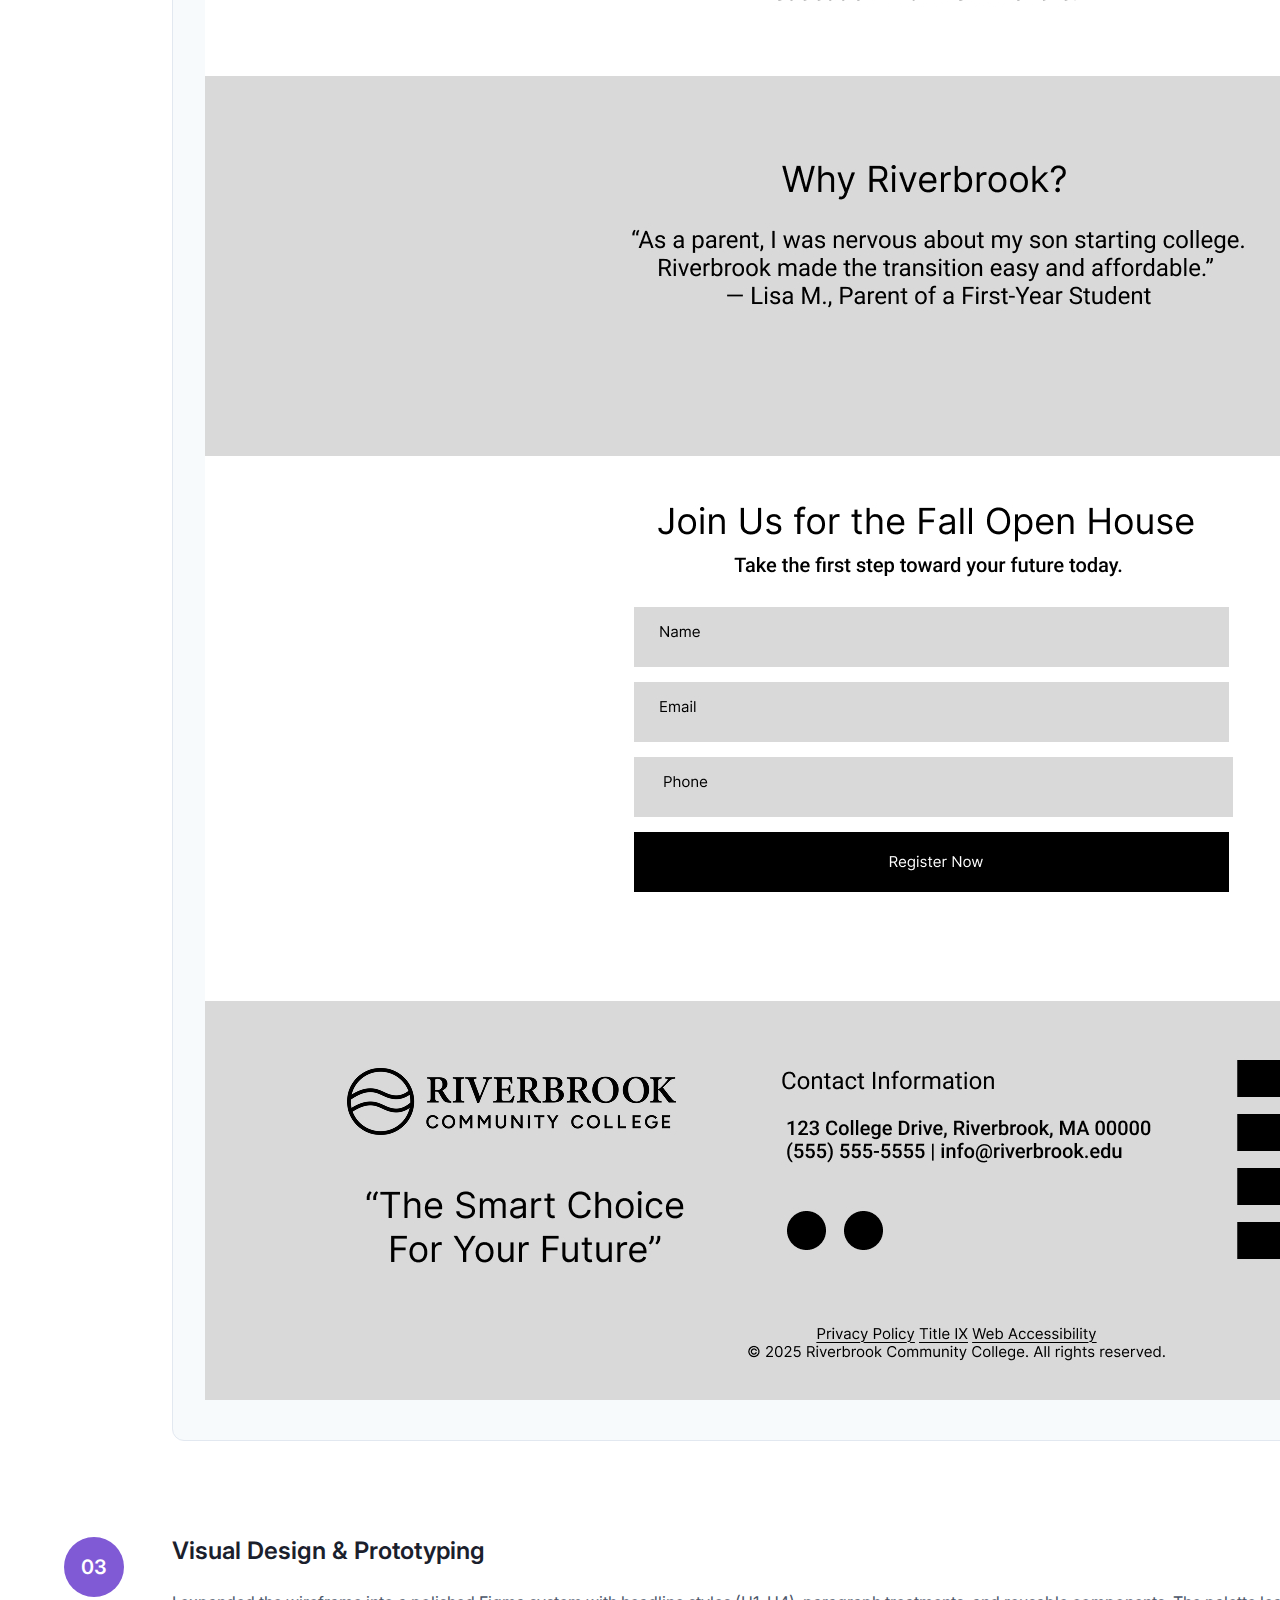
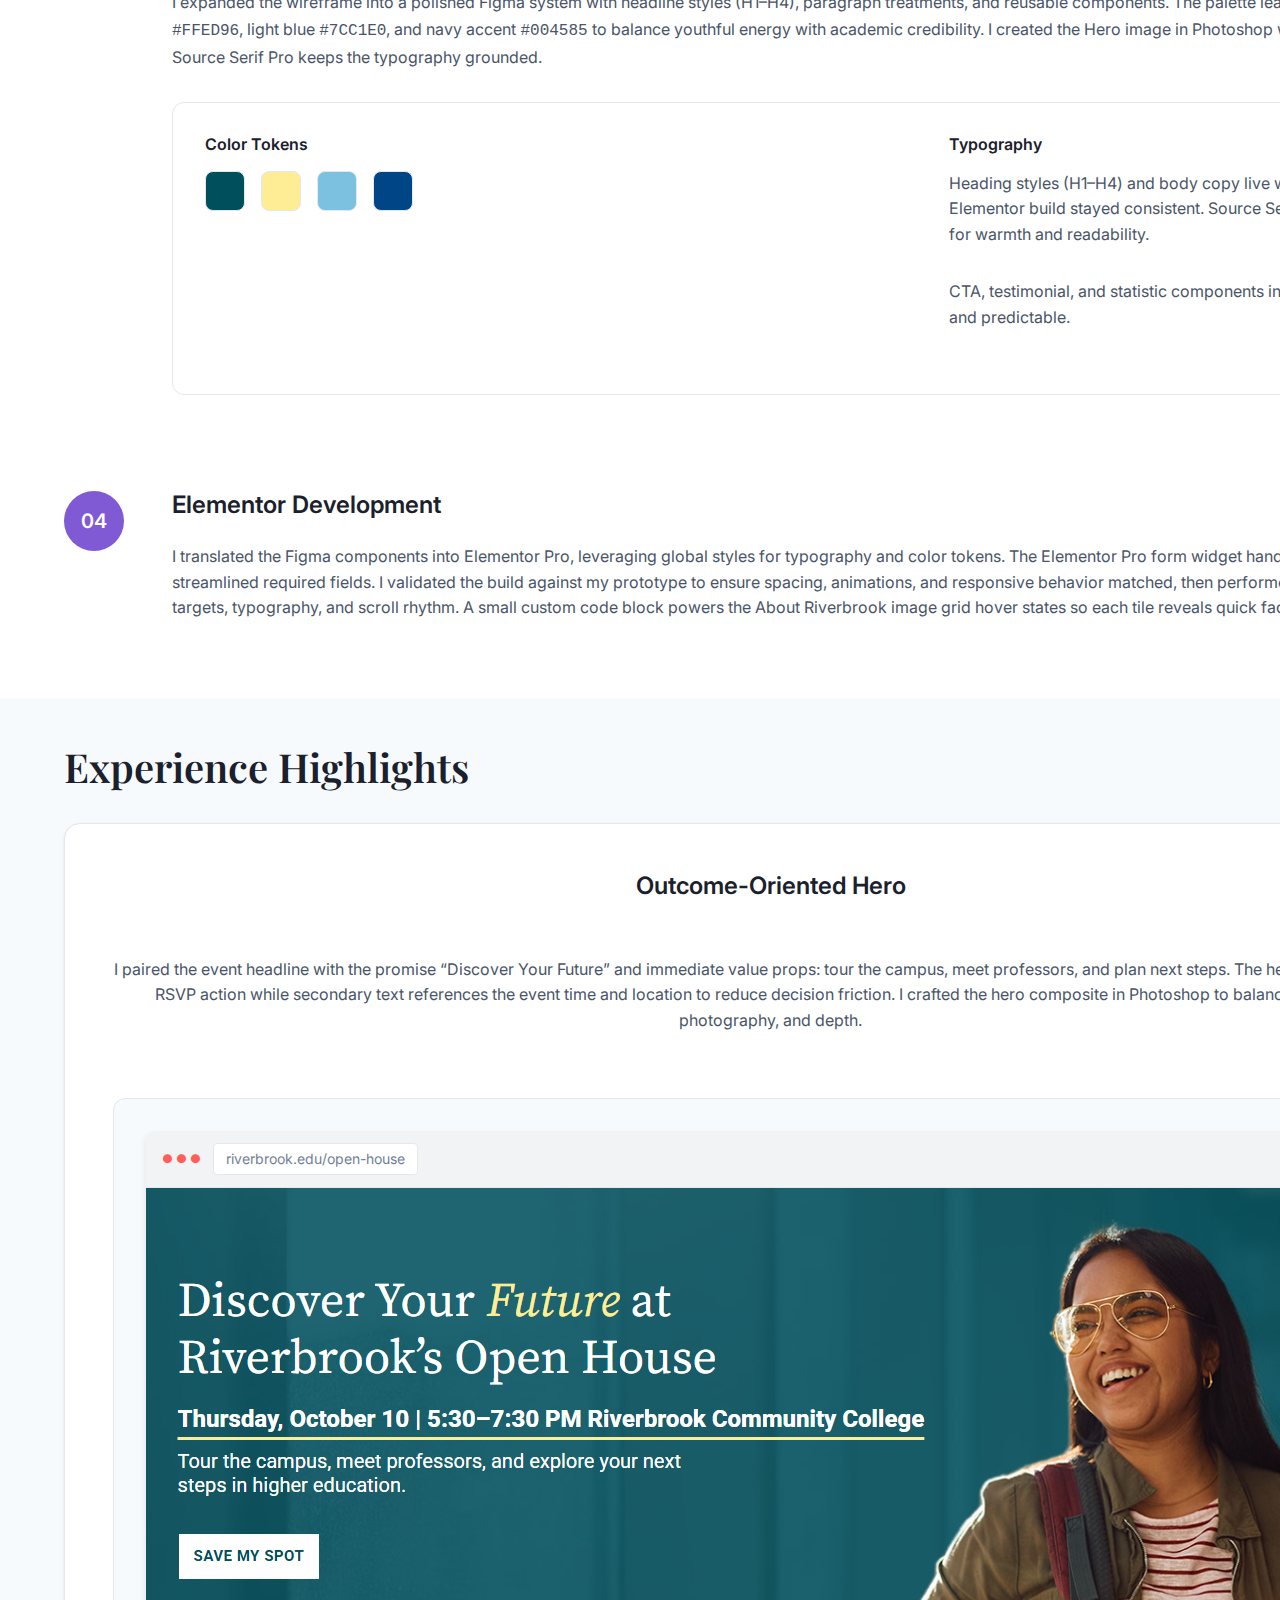
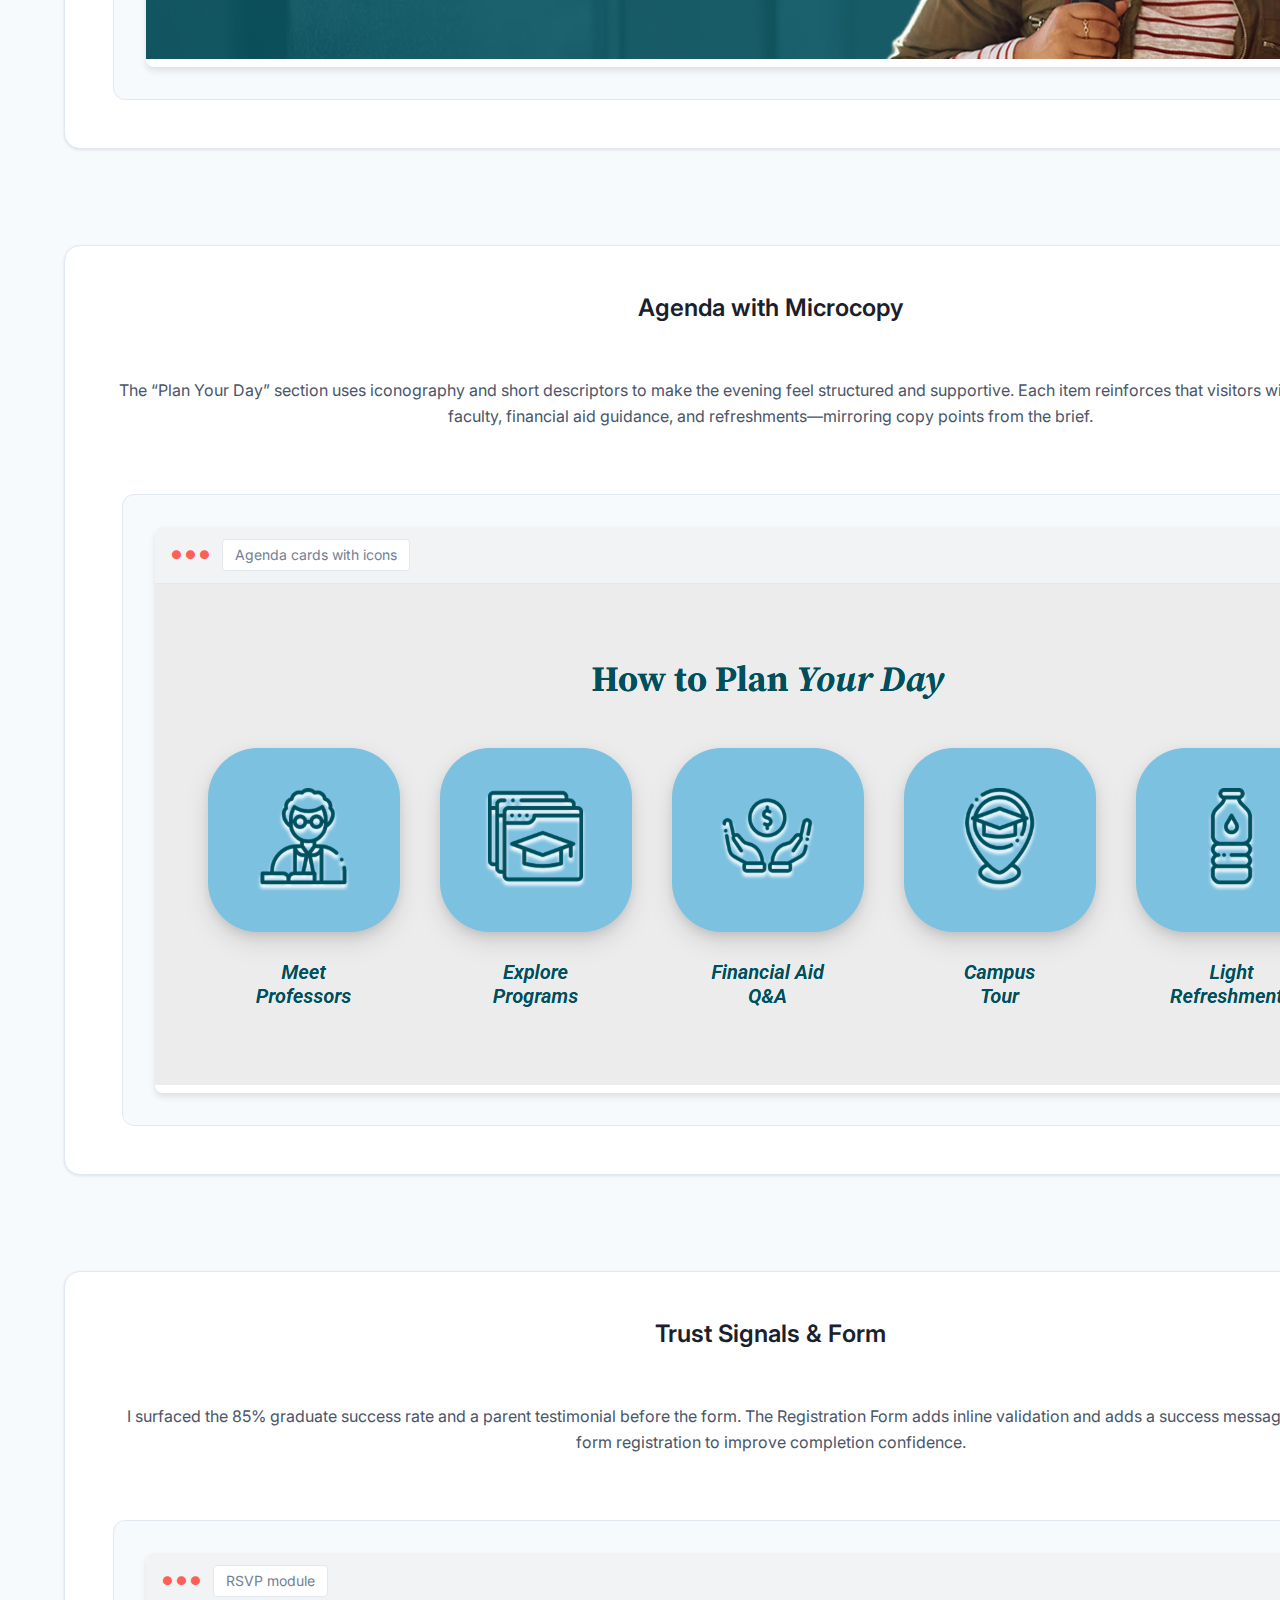
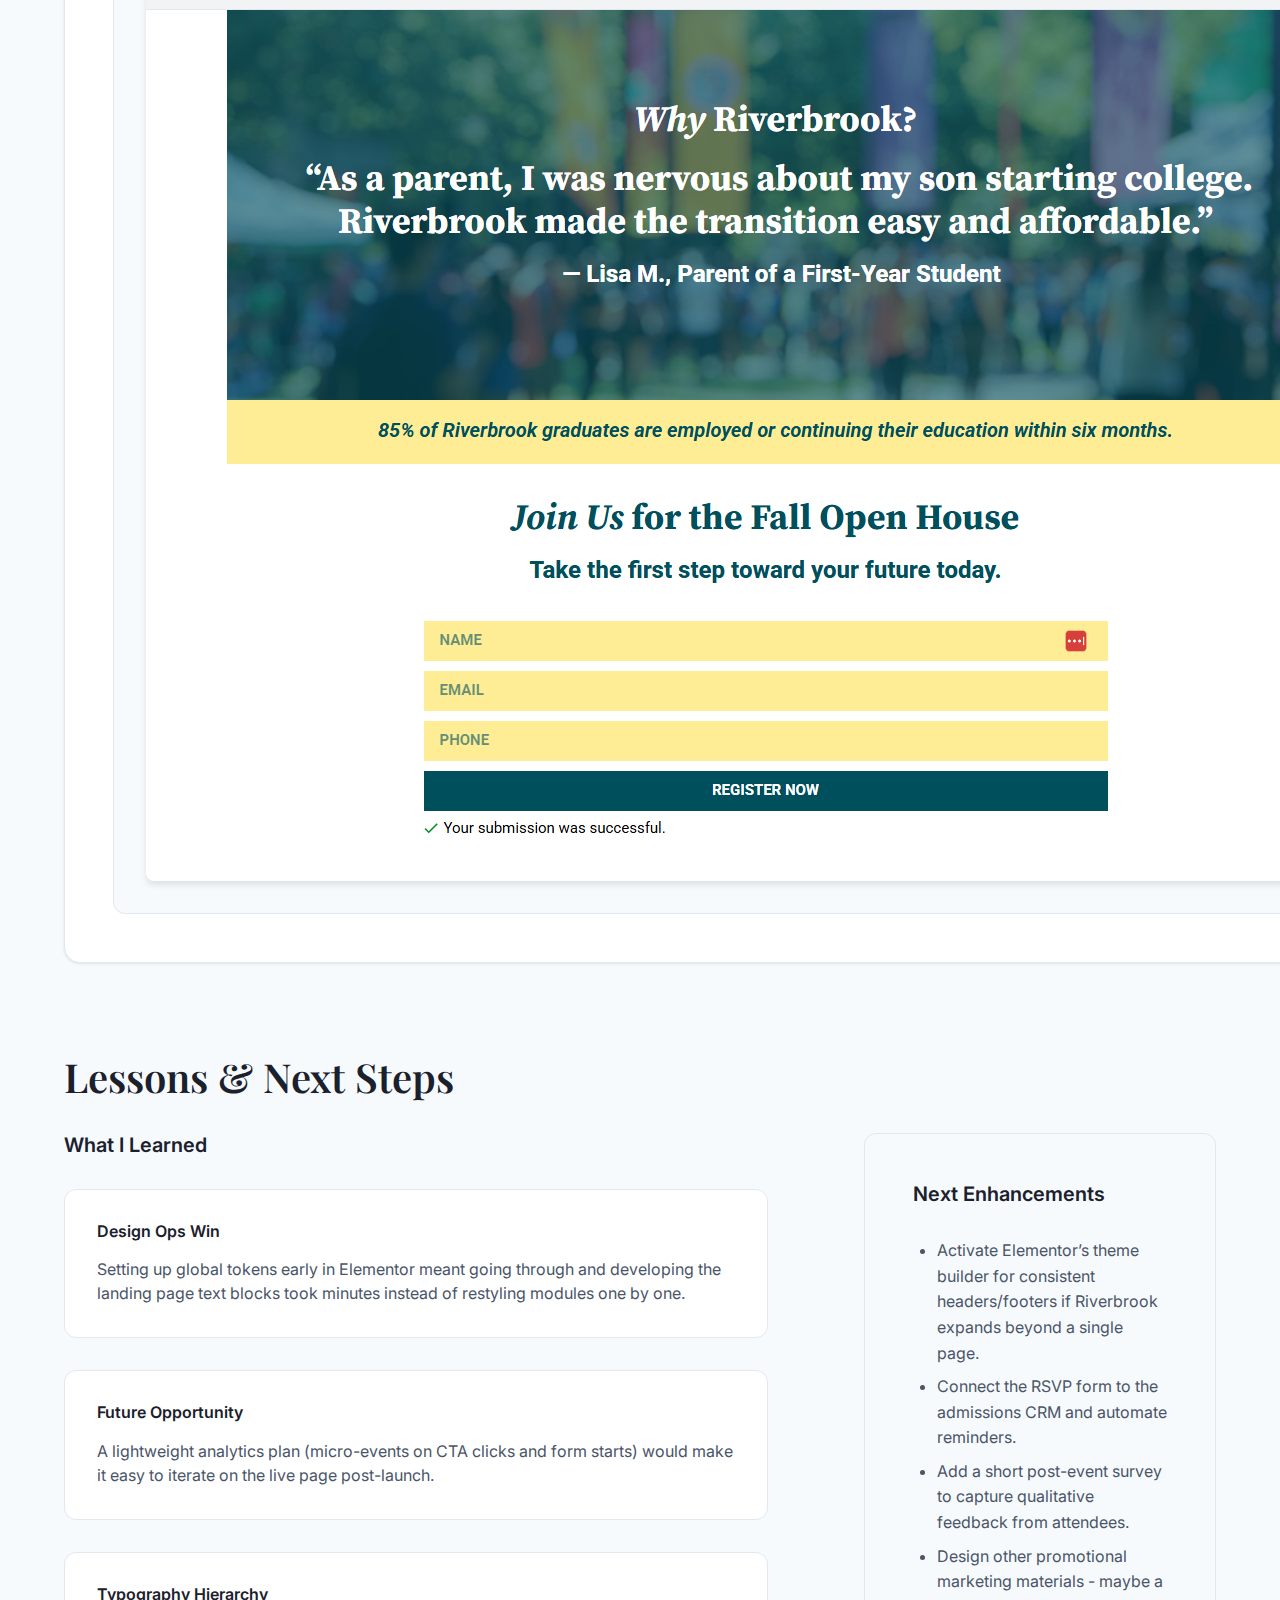
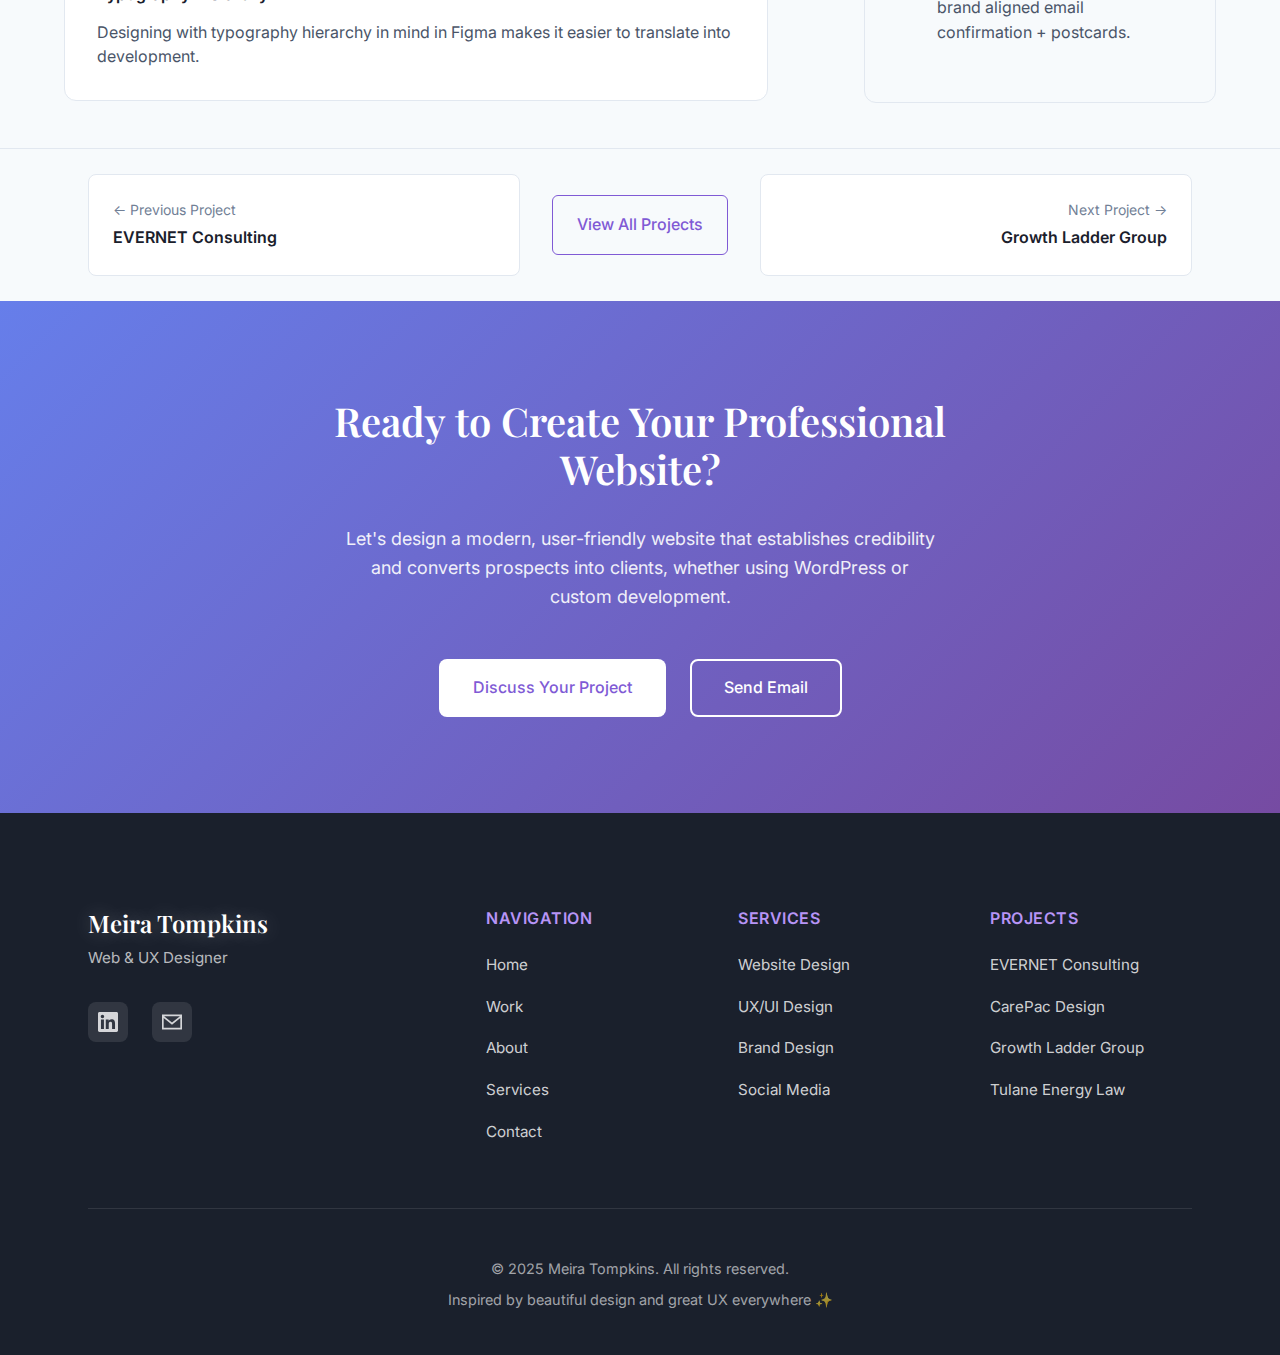
<file: case-study-riverbrook.html>
<!DOCTYPE html>
<html lang="en">
<head>
    <meta charset="UTF-8">
    <meta name="viewport" content="width=device-width, initial-scale=1.0">
    <title>Riverbrook Community College Case Study - Meira Tompkins</title>
    <meta name="description" content="Design assessment case study for Riverbrook Community College's Open House landing page covering research, wireframes, high-fidelity design, and Elementor development.">
    <link rel="canonical" href="https://meiratompkins.com/case-study-riverbrook.html">
    
    <!-- Favicon -->
    <link rel="icon" type="image/svg+xml" href="favicon.svg">
    <link rel="icon" type="image/png" sizes="32x32" href="favicon.svg">
    <link rel="icon" type="image/png" sizes="16x16" href="favicon.svg">
    <link rel="apple-touch-icon" href="favicon.svg">

    <!-- Fonts -->
    <link rel="preconnect" href="https://fonts.googleapis.com">
    <link rel="preconnect" href="https://fonts.gstatic.com" crossorigin>
    <link href="https://fonts.googleapis.com/css2?family=Inter:wght@300;400;500;600;700&family=Playfair+Display:wght@400;500;600;700&display=swap" rel="stylesheet">

    <!-- CSS -->
    <link rel="stylesheet" href="styles.css">
    <link rel="stylesheet" href="case-study.css">

    <!-- Google Analytics -->
    <script async src="https://www.googletagmanager.com/gtag/js?id=GA_MEASUREMENT_ID"></script>
    <script>
        window.dataLayer = window.dataLayer || [];
        function gtag(){dataLayer.push(arguments);}
        gtag('js', new Date());
        gtag('config', 'GA_MEASUREMENT_ID');
    </script>
</head>
<body>
    <!-- Navigation -->
    <nav class="navbar">
        <div class="nav-container">
            <a href="index.html" class="nav-logo">
                <span class="logo-text">Meira Tompkins</span>
                <span class="logo-subtitle">Web & UX Designer</span>
            </a>

            <div class="nav-menu" id="nav-menu">
                <a href="index.html" class="nav-link">Home</a>
                <a href="work.html" class="nav-link">Work</a>
                <a href="about.html" class="nav-link">About</a>
                <a href="services.html" class="nav-link">Services</a>
                <a href="contact.html" class="nav-link">Contact</a>
            </div>

            <div class="nav-toggle" id="nav-toggle">
                <span class="bar"></span>
                <span class="bar"></span>
                <span class="bar"></span>
            </div>
        </div>
    </nav>

    <!-- Case Study Hero -->
    <section class="case-hero case-hero--riverbrook">
        <div class="container">
            <div class="case-hero-content">
                <div class="case-meta">
                    <span class="case-type">Web Design Assessment</span>
                    <span class="case-year">November 2025</span>
                </div>
                <h1 class="case-title">Riverbrook Community College Open House</h1>
                <p class="case-subtitle">A rapid, end-to-end landing page build for a fictional college brand that showcases my discovery, design, and development process culminating in a responsive Elementor experience ready for review.</p>

                <div class="case-links">
                    <a href="https://meiratompkins.wpenginepowered.com/" class="case-link" target="_blank" rel="noopener">View Live Page</a>
                    <a href="https://www.figma.com/design/njJxyoEsfWzkZ4E2uGxiEN/Riverbrook-Community-College-Open-House-Landing-Page?node-id=1-2&t=A4dPKzELhez5Ma2v-1" class="case-link" target="_blank" rel="noopener">Explore Figma</a>
                    <a href="https://docs.google.com/document/d/1AgnlE7GX8J_6wgmaJjk_hXtB4AMjCsz1pQRXWZYoMCs/edit?usp=sharing" class="case-link" target="_blank" rel="noopener">Research Notes</a>
                    <a href="https://pin.it/3hGNHW7rY" class="case-link" target="_blank" rel="noopener">Inspiration Board</a>
                </div>

                <div class="case-details case-details--wide">
                    <div class="detail-group">
                        <h3>My Role</h3>
                        <p>Web Designer & Developer</p>
                    </div>
                    <div class="detail-group">
                        <h3>Project Type</h3>
                        <p>Assessment Landing Page</p>
                    </div>
                    <div class="detail-group">
                        <h3>Tools</h3>
                        <p>Figma, Elementor Pro, WordPress, Photoshop</p>
                    </div>
                    <div class="detail-group">
                        <h3>Deliverables</h3>
                        <p>Research, wireframes, high-fidelity UI, live build</p>
                    </div>
                </div>
            </div>

            <div class="case-hero-visual">
                <div class="hero-mockup">
                    <img src="Riverbrook_design.jpg" alt="Riverbrook Community College open house landing page mockup">
                </div>
            </div>
        </div>
    </section>

    <!-- Project Overview -->
    <section class="case-section">
        <div class="container">
            <div class="case-content">
                <h2 class="section-title">Project Overview</h2>
                <div class="overview-grid">
                    <div class="overview-text">
                        <h3>Assessment Brief</h3>
                        <p>I was invited to complete a private design assessment that asked for a high-converting open house landing page for “Riverbrook Community College.” The brief included a copy deck, a curated asset library, and full access to a staging WordPress instance preloaded with Elementor Pro and Crocoblock. I was evaluated on how I understood the ask, translated assets into a cohesive brand system, and delivered a polished experience with clear rationale.</p>

                        <h3>Success Measures</h3>
                        <p>The page needed to reassure prospective students and parents, surface the event value props quickly, and make registration effortless. Internally, the team wanted a window into my process—particularly how I move from research to interface design and how I translate comps into a production-ready build.</p>
                    </div>

                    <div class="overview-stats">
                        <div class="stat">
                            <span class="stat-number">6+</span>
                            <span class="stat-label">Responsive breakpoints tested</span>
                        </div>
                        <div class="stat">
                            <span class="stat-number">Wireframe → Design</span>
                            <span class="stat-label">Process flow</span>
                        </div>
                        <div class="stat">
                            <span class="stat-number">Custom</span>
                            <span class="stat-label">CSS code</span>
                        </div>
                    </div>
                </div>
            </div>
        </div>
    </section>


    <!-- Process -->
    <section class="case-section">
        <div class="container">
            <div class="case-content">
                <h2 class="section-title">Process At-a-Glance</h2>
                <div class="process-steps">
                    <div class="process-step">
                        <div class="step-number">01</div>
                        <div class="step-content">
                            <h3>Research Foundations</h3>
                            <p>I put together a document that expanded on the target audience, drafted sample copy, and captured research from nearby Massachusetts community colleges. Reviewing existing sites helped me spot strengths, weaknesses, and opportunities—even though they weren’t landing pages—and served as a springboard for the Riverbrook story.</p>
                        </div>
                    </div>

                    <div class="process-step">
                        <div class="step-number">02</div>
                        <div class="step-content">
                            <h3>Wireframing</h3>
                            <p>Building on my research and copy worksheets, I sketched a focused wireframe to nail the information hierarchy. I originally explored a centered hero but quickly shifted to a left-aligned copy block so the primary message stayed in view while the student imagery anchored the right side.</p>
                            <div class="process-visual">
                                <img src="Wireframe.jpg" alt="Riverbrook landing page wireframe outlining hero, agenda, and form sections" class="process-image">
                            </div>
                        </div>
                    </div>

                    <div class="process-step">
                        <div class="step-number">03</div>
                        <div class="step-content">
                            <h3>Visual Design & Prototyping</h3>
                            <p>I expanded the wireframe into a polished Figma system with headline styles (H1–H4), paragraph treatments, and reusable components. The palette leans on Riverbrook teal <code>#004F5D</code>, energetic gold <code>#FFED96</code>, light blue <code>#7CC1E0</code>, and navy accent <code>#004585</code> to balance youthful energy with academic credibility. I created the Hero image in Photoshop with simple masking. Imagery carries the story, while Source Serif Pro keeps the typography grounded.</p>
                            <div class="design-system">
                                <div class="color-palette">
                                    <h4>Color Tokens</h4>
                                    <div class="color-swatches">
                                        <div class="color-swatch" style="background-color:#004F5D;" title="Riverbrook Teal"></div>
                                        <div class="color-swatch" style="background-color:#FFED96;" title="Highlight Gold"></div>
                                        <div class="color-swatch" style="background-color:#7CC1E0;" title="Supporting Light Blue"></div>
                                        <div class="color-swatch" style="background-color:#004585;" title="Deep Navy Accent"></div>
                                    </div>
                                </div>
                                <div class="typography">
                                    <h4>Typography</h4>
                                    <p>Heading styles (H1–H4) and body copy live within a shared Figma text style library so the Elementor build stayed consistent. Source Serif Pro headlines combine with Inter body copy for warmth and readability.</p>
                                    <p>CTA, testimonial, and statistic components inherit these styles—making future iterations fast and predictable.</p>
                                </div>
                            </div>
                        </div>
                    </div>

                    <div class="process-step">
                        <div class="step-number">04</div>
                        <div class="step-content">
                            <h3>Elementor Development</h3>
                            <p>I translated the Figma components into Elementor Pro, leveraging global styles for typography and color tokens. The Elementor Pro form widget handled registration with custom confirmations and streamlined required fields. I validated the build against my prototype to ensure spacing, animations, and responsive behavior matched, then performed an in-depth mobile sweep to double-check tap targets, typography, and scroll rhythm. A small custom code block powers the About Riverbrook image grid hover states so each tile reveals quick facts on interaction.</p>
                        </div>
                    </div>
                </div>
            </div>
        </div>
    </section>

    <!-- Key Experience Highlights -->
    <section class="case-section bg-alt">
        <div class="container">
            <div class="case-content">
                <h2 class="section-title">Experience Highlights</h2>
                <div class="features-grid">
                    <div class="feature-item">
                        <h3>Outcome-Oriented Hero</h3>
                        <p>I paired the event headline with the promise “Discover Your Future” and immediate value props: tour the campus, meet professors, and plan next steps. The hero CTA anchors the RSVP action while secondary text references the event time and location to reduce decision friction. I crafted the hero composite in Photoshop to balance typography, photography, and depth.</p>
                        <div class="feature-visual">
                            <div class="mockup-browser">
                                <div class="browser-header">
                                    <div class="browser-dots"></div>
                                    <div class="browser-url">riverbrook.edu/open-house</div>
                                </div>
                                <img src="Web_Hero.png" alt="Riverbrook open house hero design showing headline, date, and call-to-action" class="browser-content-image">
                            </div>
                        </div>
                    </div>

                    <div class="feature-item">
                        <h3>Agenda with Microcopy</h3>
                        <p>The “Plan Your Day” section uses iconography and short descriptors to make the evening feel structured and supportive. Each item reinforces that visitors will get facetime with faculty, financial aid guidance, and refreshments—mirroring copy points from the brief.</p>
                        <div class="feature-visual">
                            <div class="mockup-browser">
                                <div class="browser-header">
                                    <div class="browser-dots"></div>
                                    <div class="browser-url">Agenda cards with icons</div>
                                </div>
                                <img src="Plan_your_Day.png" alt="Plan Your Day agenda module featuring icons and descriptions" class="browser-content-image">
                            </div>
                        </div>
                    </div>

                    <div class="feature-item">
                        <h3>Trust Signals & Form</h3>
                        <p>I surfaced the 85% graduate success rate and a parent testimonial before the form. The Registration Form adds inline validation and adds a success message at the end of the form registration to improve completion confidence.</p>
                        <div class="feature-visual">
                            <div class="mockup-browser">
                                <div class="browser-header">
                                    <div class="browser-dots"></div>
                                    <div class="browser-url">RSVP module</div>
                                </div>
                                <img src="Why_Riverbrook.png" alt="Why Riverbrook section highlighting success metrics and testimonial" class="browser-content-image">
                                <img src="Success_Form.png" alt="Riverbrook RSVP form layout with confirmation state" class="browser-content-image stacked">
                            </div>
                        </div>
                    </div>
                </div>
            </div>
        </div>
    </section>

    <!-- Lessons & Next Steps -->
    <section class="case-section bg-alt">
        <div class="container">
            <div class="case-content">
                <h2 class="section-title">Lessons & Next Steps</h2>
                <div class="lessons-content">
                    <div class="lessons-learned">
                        <h3>What I Learned</h3>
                        <div class="learning-items">
                            <div class="learning-item">
                                <h4>Design Ops Win</h4>
                                <p>Setting up global tokens early in Elementor meant going through and developing the landing page text blocks took minutes instead of restyling modules one by one.</p>
                            </div>
                            <div class="learning-item">
                                <h4>Future Opportunity</h4>
                                <p>A lightweight analytics plan (micro-events on CTA clicks and form starts) would make it easy to iterate on the live page post-launch.</p>
                            </div>
                            <div class="learning-item">
                                <h4>Typography Hierarchy</h4>
                                <p>Designing with typography hierarchy in mind in Figma makes it easier to translate into development.</p>
                            </div>
                        </div>
                    </div>
                    <div class="next-steps">
                        <h3>Next Enhancements</h3>
                        <ul>
                            <li>Activate Elementor’s theme builder for consistent headers/footers if Riverbrook expands beyond a single page.</li>
                            <li>Connect the RSVP form to the admissions CRM and automate reminders.</li>
                            <li>Add a short post-event survey to capture qualitative feedback from attendees.</li>
                            <li>Design other promotional marketing materials - maybe a brand aligned email confirmation + postcards.</li>
                        </ul>
                    </div>
                </div>
            </div>
        </div>
    </section>

    <!-- Navigation to other projects -->
    <section class="case-navigation">
        <div class="container">
            <div class="nav-projects">
                <a href="case-study-evernet.html" class="nav-project prev">
                    <span class="nav-label">← Previous Project</span>
                    <span class="nav-title">EVERNET Consulting</span>
                </a>
                <a href="work.html" class="nav-all">
                    <span>View All Projects</span>
                </a>
                <a href="case-study-growth-ladder.html" class="nav-project next">
                    <span class="nav-label">Next Project →</span>
                    <span class="nav-title">Growth Ladder Group</span>
                </a>
            </div>
        </div>
    </section>

    <!-- Contact CTA -->
    <section class="contact-cta">
        <div class="container">
            <div class="cta-content">
                <h2 class="cta-title">Ready to Create Your Professional Website?</h2>
                <p class="cta-description">
                    Let's design a modern, user-friendly website that establishes credibility and converts prospects into clients, whether using WordPress or custom development.
                </p>
                <div class="cta-buttons">
                    <a href="contact.html" class="btn btn-primary">Discuss Your Project</a>
                    <a href="mailto:contact@meiratompkins.com" class="btn btn-secondary">Send Email</a>
                </div>
            </div>
        </div>
    </section>

    <!-- Footer -->
    <footer class="footer">
        <div class="container">
            <div class="footer-content">
                <!-- Main Footer Section -->
                <div class="footer-main">
                    <!-- Brand Section -->
                    <div class="footer-brand">
                        <div class="brand-info">
                            <h3>Meira Tompkins</h3>
                            <p>Web & UX Designer</p>
                        </div>
                        <div class="social-links">
                            <a href="https://www.linkedin.com/in/meira-tompkins/" target="_blank" class="social-link" aria-label="LinkedIn">
                                <svg width="20" height="20" viewBox="0 0 24 24" fill="currentColor">
                                    <path d="M20.447 20.452h-3.554v-5.569c0-1.328-.027-3.037-1.852-3.037-1.853 0-2.136 1.445-2.136 2.939v5.667H9.351V9h3.414v1.561h.046c.477-.9 1.637-1.85 3.37-1.85 3.601 0 4.267 2.37 4.267 5.455v6.286zM5.337 7.433c-1.144 0-2.063-.926-2.063-2.065 0-1.138.92-2.063 2.063-2.063 1.14 0 2.064.925 2.064 2.063 0 1.139-.925 2.065-2.064 2.065zm1.782 13.019H3.555V9h3.564v11.452zM22.225 0H1.771C.792 0 0 .774 0 1.729v20.542C0 23.227.792 24 1.771 24h20.451C23.2 24 24 23.227 24 22.271V1.729C24 .774 23.2 0 22.222 0h.003z"/>
                                </svg>
                            </a>
                            <a href="mailto:contact@meiratompkins.com" class="social-link" aria-label="Email">
                                <svg width="20" height="20" viewBox="0 0 24 24" fill="currentColor">
                                    <path d="M0 3v18h24V3H0zm21.518 2L12 12.713 2.482 5h19.036zM2 19V7.183l10 8.104 10-8.104V19H2z"/>
                                </svg>
                            </a>
                        </div>
                    </div>

                    <!-- Navigation Links -->
                    <div class="footer-nav">
                        <div class="footer-section">
                            <h4>Navigation</h4>
                            <ul>
                                <li><a href="index.html">Home</a></li>
                                <li><a href="work.html">Work</a></li>
                                <li><a href="about.html">About</a></li>
                                <li><a href="services.html">Services</a></li>
                                <li><a href="contact.html">Contact</a></li>
                            </ul>
                        </div>

                        <div class="footer-section">
                            <h4>Services</h4>
                            <ul>
                                <li><a href="services.html">Website Design</a></li>
                                <li><a href="services.html">UX/UI Design</a></li>
                                <li><a href="services.html">Brand Design</a></li>
                                <li><a href="services.html">Social Media</a></li>
                            </ul>
                        </div>

                        <div class="footer-section">
                            <h4>Projects</h4>
                            <ul>
                                <li><a href="case-study-evernet.html">EVERNET Consulting</a></li>
                                <li><a href="case-study-carepac.html">CarePac Design</a></li>
                                <li><a href="case-study-growth-ladder.html">Growth Ladder Group</a></li>
                                <li><a href="case-study-tulane.html">Tulane Energy Law</a></li>
                            </ul>
                        </div>
                    </div>
                </div>

                <!-- Footer Bottom -->
                <div class="footer-bottom">
                    <div class="footer-bottom-content">
                        <p>&copy; 2025 Meira Tompkins. All rights reserved.</p>
                        <p>Inspired by beautiful design and great UX everywhere ✨</p>
                    </div>
                </div>
            </div>
        </div>
    </footer>

    <!-- JavaScript -->
    <script src="script.js"></script>
</body>
</html>
</file>
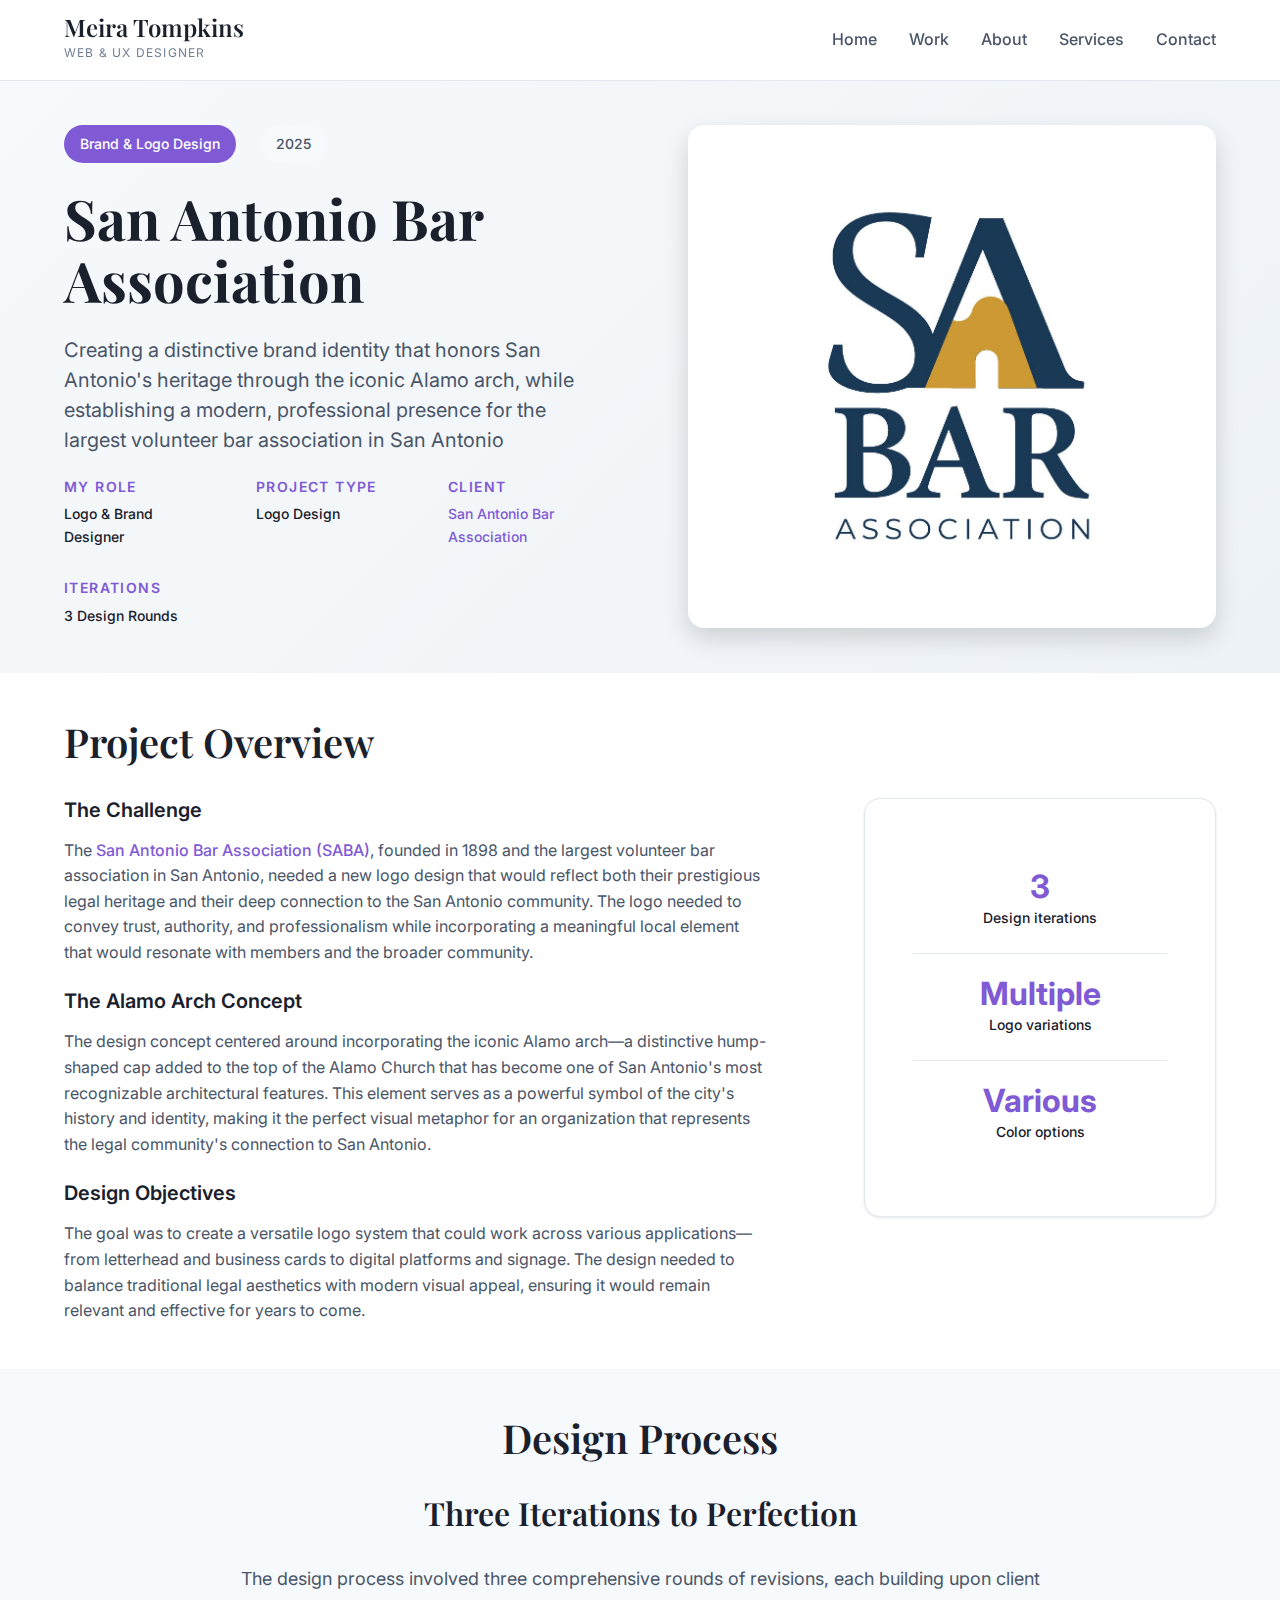
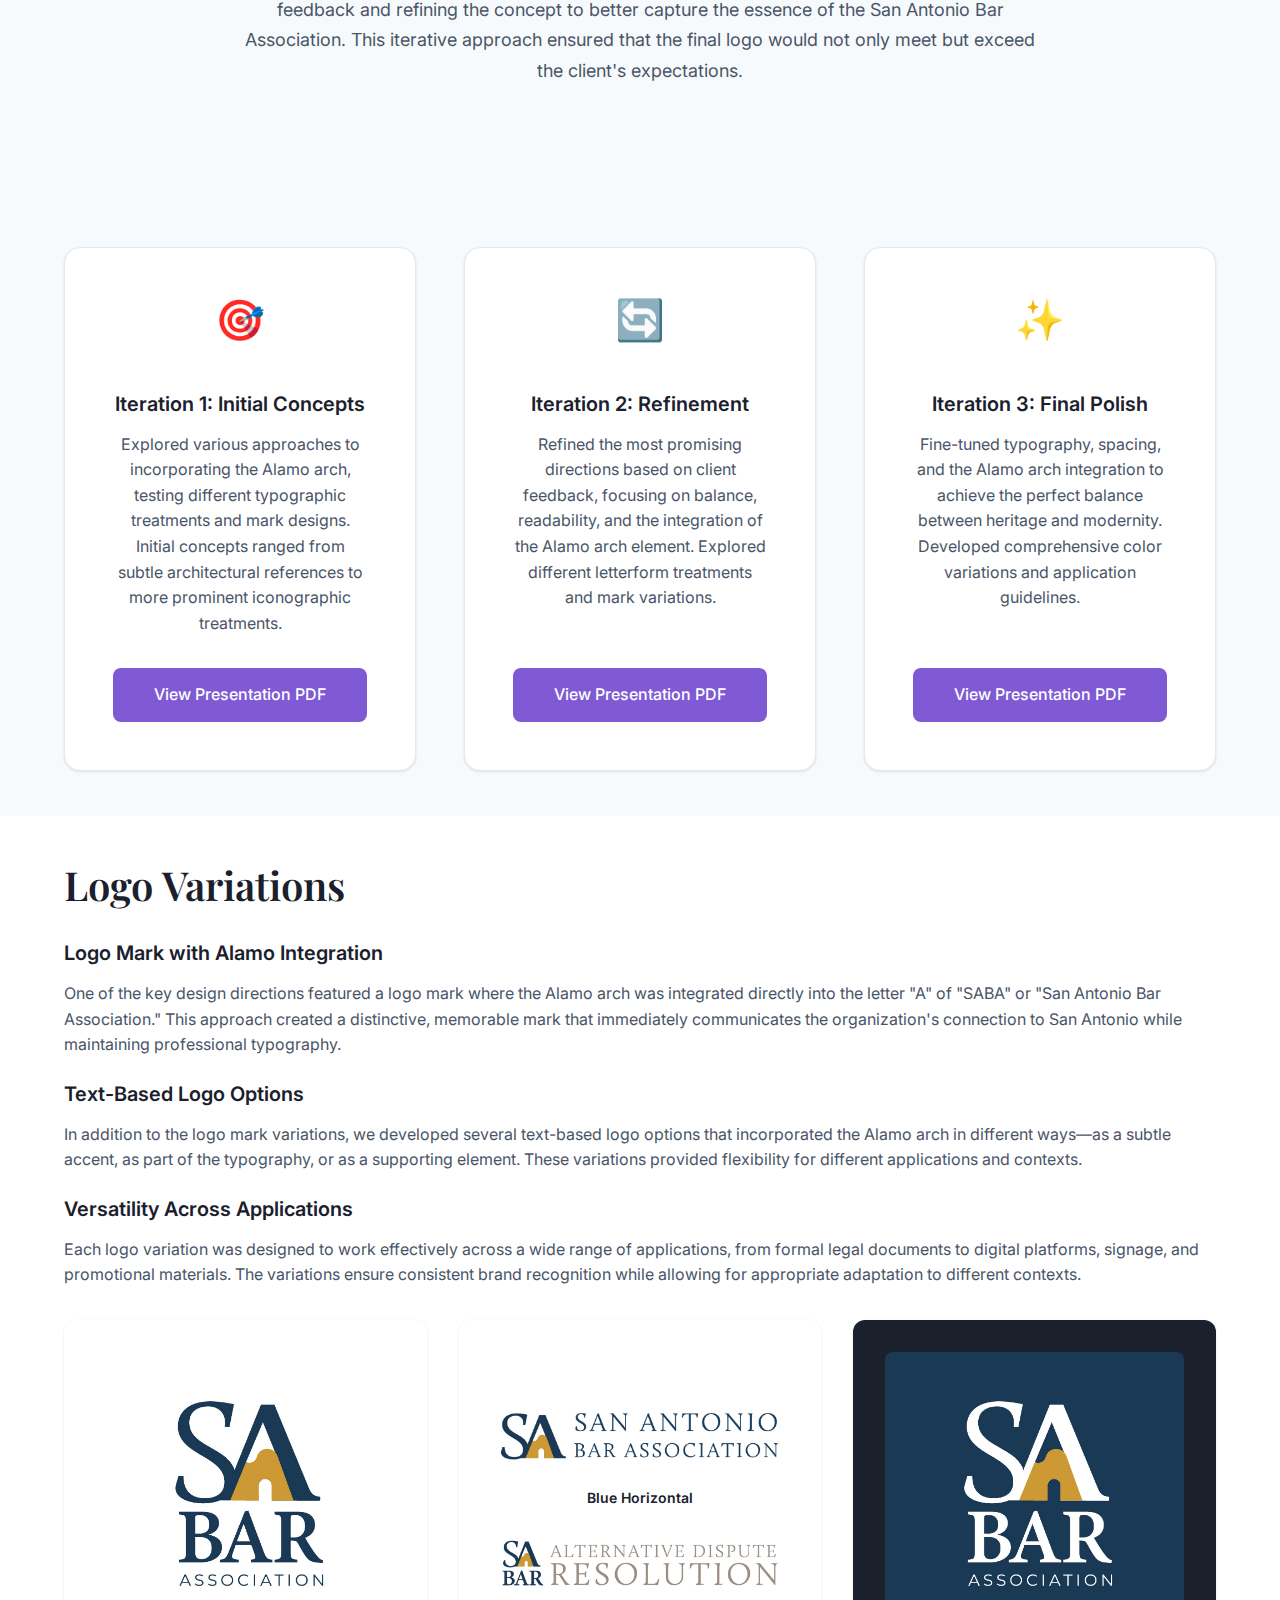
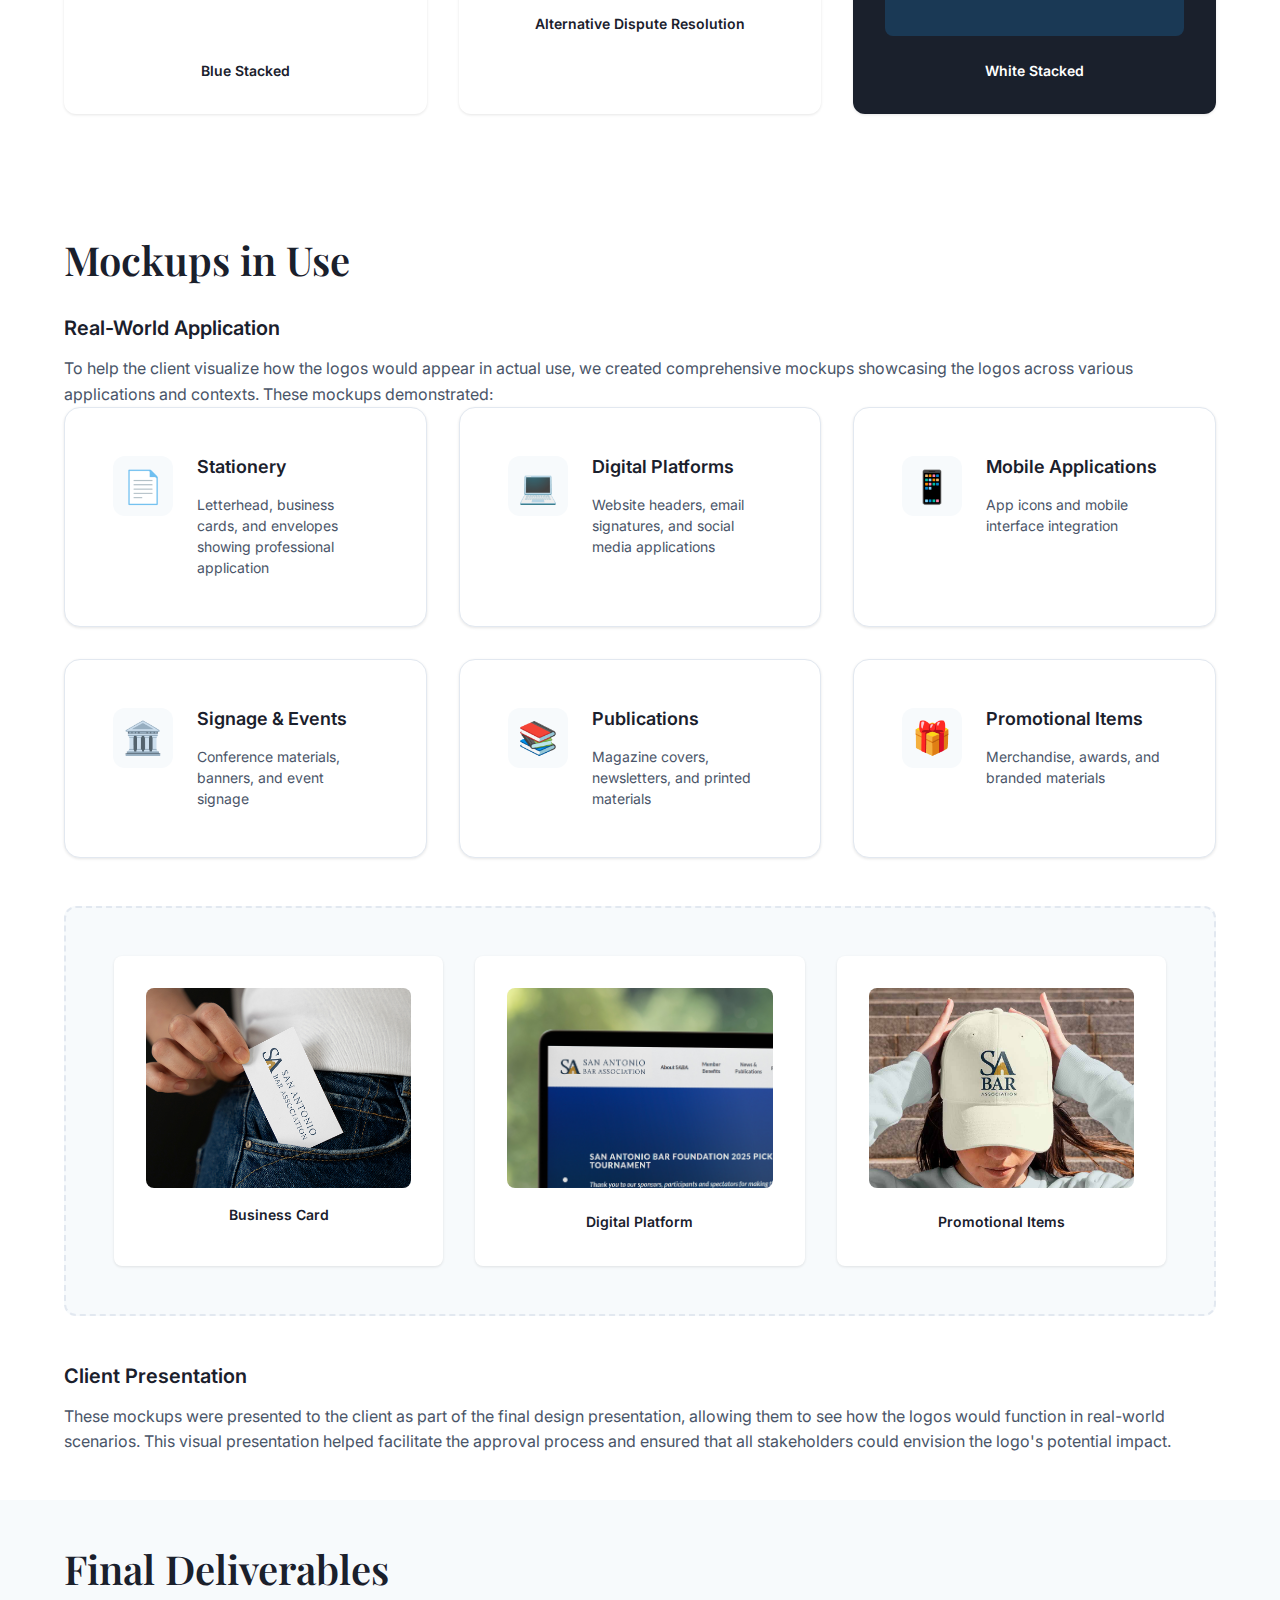
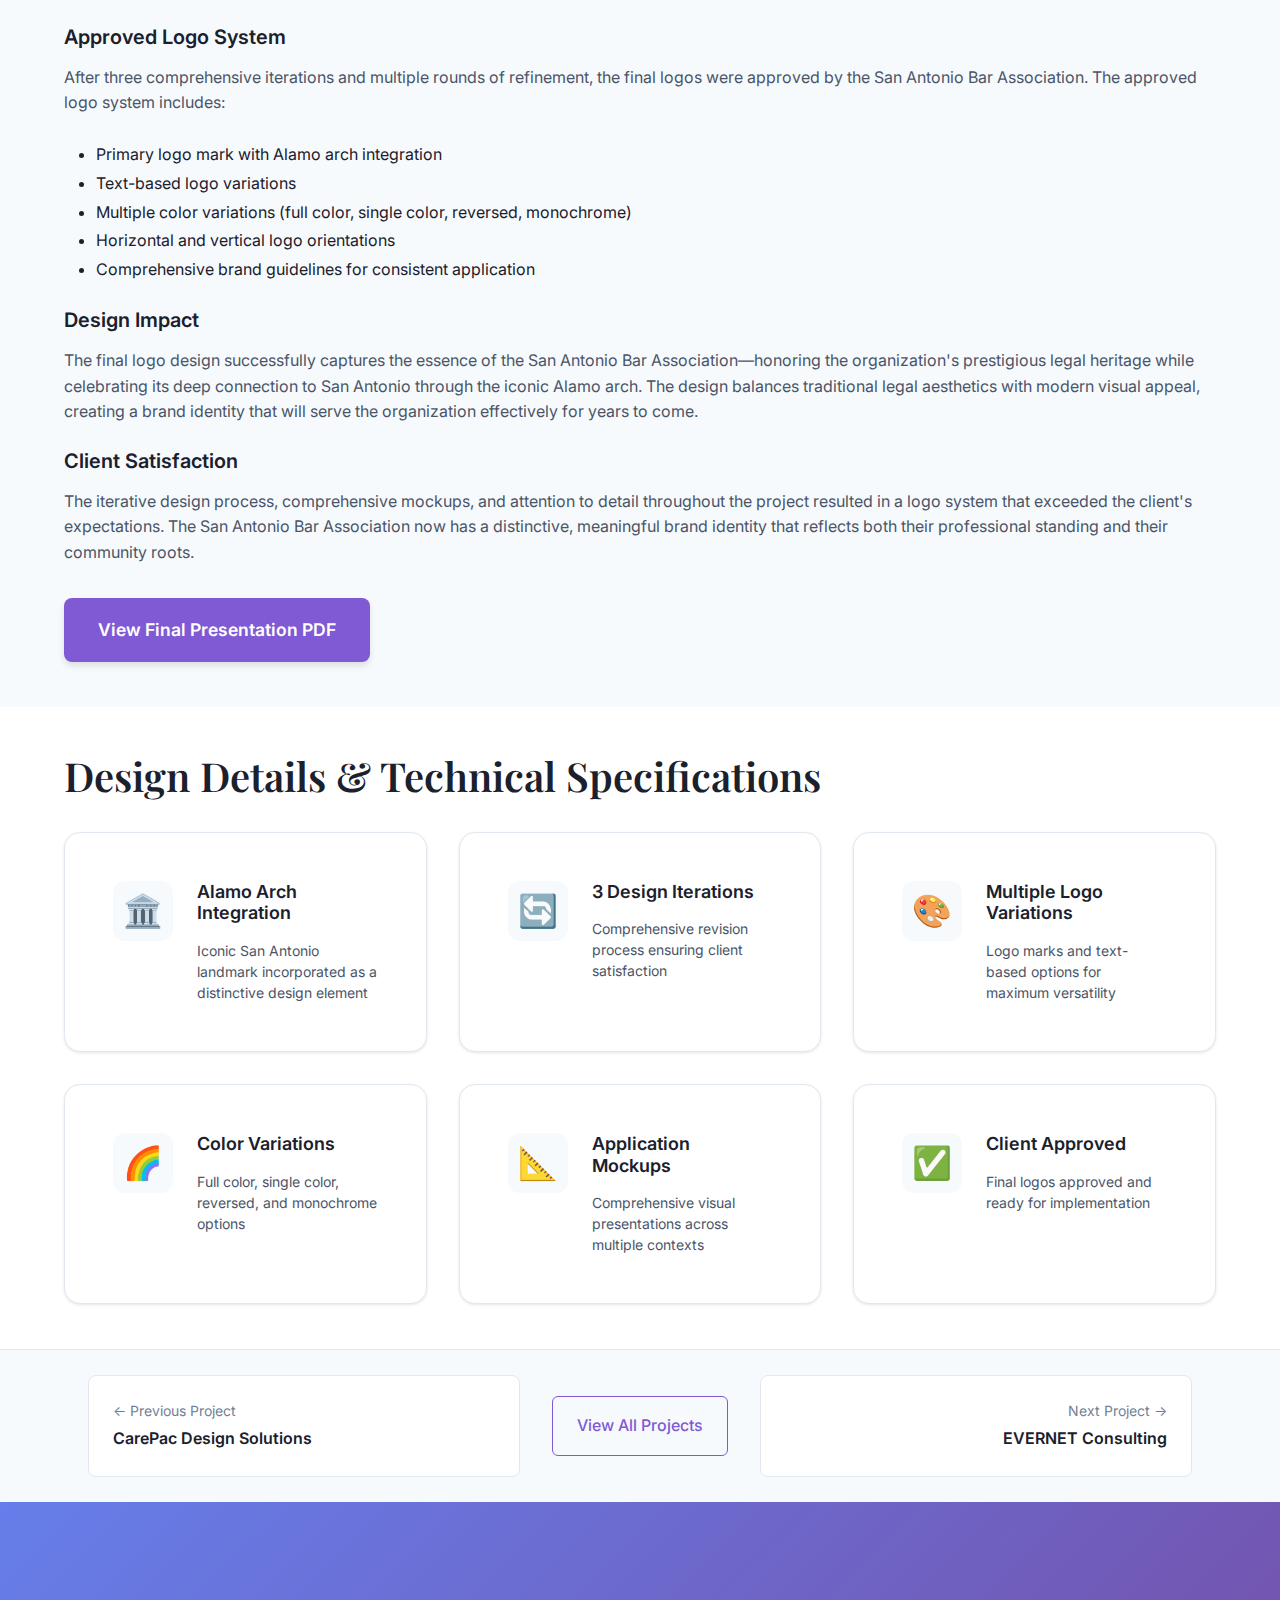
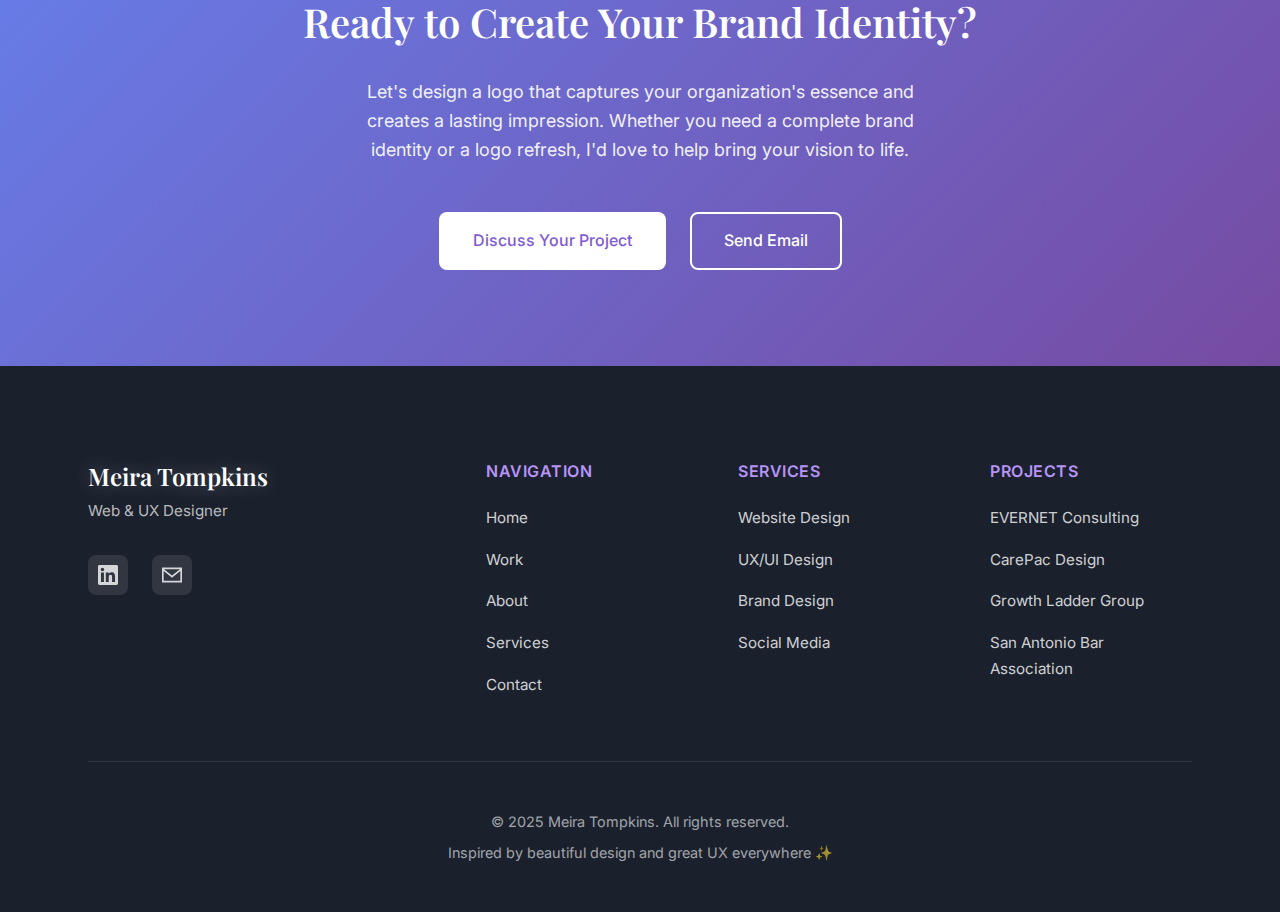
<file: case-study-sa-bar.html>
<!DOCTYPE html>
<html lang="en">
<head>
    <meta charset="UTF-8">
    <meta name="viewport" content="width=device-width, initial-scale=1.0">
    <title>San Antonio Bar Association Logo Design Case Study - Meira Tompkins</title>
    <meta name="description" content="Logo design case study for San Antonio Bar Association - Creating a brand identity that incorporates the iconic Alamo arch, representing San Antonio's heritage and legal community.">
    <link rel="canonical" href="https://meiratompkins.com/case-study-sa-bar.html">
    
    <!-- Favicon -->
    <link rel="icon" type="image/svg+xml" href="favicon.svg">
    <link rel="icon" type="image/png" sizes="32x32" href="favicon.svg">
    <link rel="icon" type="image/png" sizes="16x16" href="favicon.svg">
    <link rel="apple-touch-icon" href="favicon.svg">
    
    <!-- Fonts -->
    <link rel="preconnect" href="https://fonts.googleapis.com">
    <link rel="preconnect" href="https://fonts.gstatic.com" crossorigin>
    <link href="https://fonts.googleapis.com/css2?family=Inter:wght@300;400;500;600;700&family=Playfair+Display:wght@400;500;600;700&display=swap" rel="stylesheet">
    
    <!-- CSS -->
    <link rel="stylesheet" href="styles.css">
    <link rel="stylesheet" href="case-study.css">
    <style>
        .btn-primary:hover {
            background: var(--accent-light) !important;
            transform: translateY(-2px);
            box-shadow: 0 6px 12px rgba(128, 90, 213, 0.3) !important;
        }
        
        /* Responsive case details stacking */
        @media (max-width: 768px) {
            .case-details {
                grid-template-columns: 1fr !important;
                gap: var(--space-md) !important;
            }
            
            .case-details .detail-group[style*="grid-column"] {
                grid-column: 1 !important;
            }
        }
        
        @media (max-width: 1024px) and (min-width: 769px) {
            .case-details {
                grid-template-columns: repeat(2, 1fr) !important;
            }
            
            .case-details .detail-group[style*="grid-column"] {
                grid-column: 1 / 3 !important;
            }
        }
        
        /* Center deliverable cards text on tablet/mobile */
        @media (max-width: 1024px) {
            .deliverable-card {
                text-align: center !important;
                align-items: center !important;
            }
            
            .deliverable-content {
                text-align: center !important;
            }
            
            .deliverable-content h4,
            .deliverable-content p {
                text-align: center !important;
            }
        }
        
        /* Remove padding from mockups showcase on tablet/mobile */
        @media (max-width: 1024px) {
            .mockups-showcase {
                padding: 1rem !important;
            }
        }
        
        @media (max-width: 768px) {
            .mockups-showcase {
                padding: 0.5rem !important;
            }
        }
        
        /* Center section title on tablet/mobile */
        @media (max-width: 1024px) {
            .section-title {
                text-align: center !important;
            }
        }
    </style>
    
    <!-- Google Analytics -->
    <script async src="https://www.googletagmanager.com/gtag/js?id=GA_MEASUREMENT_ID"></script>
    <script>
        window.dataLayer = window.dataLayer || [];
        function gtag(){dataLayer.push(arguments);}
        gtag('js', new Date());
        gtag('config', 'GA_MEASUREMENT_ID');
    </script>
</head>
<body>
    <!-- Navigation -->
    <nav class="navbar">
        <div class="nav-container">
            <a href="index.html" class="nav-logo">
                <span class="logo-text">Meira Tompkins</span>
                <span class="logo-subtitle">Web & UX Designer</span>
            </a>
            
            <div class="nav-menu" id="nav-menu">
                <a href="index.html" class="nav-link">Home</a>
                <a href="work.html" class="nav-link">Work</a>
                <a href="about.html" class="nav-link">About</a>
                <a href="services.html" class="nav-link">Services</a>
                <a href="contact.html" class="nav-link">Contact</a>
            </div>
            
            <div class="nav-toggle" id="nav-toggle">
                <span class="bar"></span>
                <span class="bar"></span>
                <span class="bar"></span>
            </div>
        </div>
    </nav>

    <!-- Case Study Hero -->
    <section class="case-hero">
        <div class="container">
            <div class="case-hero-content">
                <div class="case-meta">
                    <span class="case-type">Brand & Logo Design</span>
                    <span class="case-year">2025</span>
                </div>
                <h1 class="case-title">San Antonio Bar Association</h1>
                <p class="case-subtitle">Creating a distinctive brand identity that honors San Antonio's heritage through the iconic Alamo arch, while establishing a modern, professional presence for the largest volunteer bar association in San Antonio</p>
                
                <div class="case-details" style="display: grid; grid-template-columns: repeat(3, 1fr); gap: var(--space-lg) var(--space-xl); margin-top: var(--space-md);">
                    <div class="detail-group">
                        <h3>My Role</h3>
                        <p>Logo & Brand Designer</p>
                    </div>
                    <div class="detail-group">
                        <h3>Project Type</h3>
                        <p>Logo Design</p>
                    </div>
                    <div class="detail-group">
                        <h3>Client</h3>
                        <p><a href="https://sanantoniobar.org/" target="_blank" style="color: var(--accent-color); text-decoration: none; font-weight: 500;">San Antonio Bar<br>Association</a></p>
                    </div>
                    <div class="detail-group" style="grid-column: 1 / 2;">
                        <h3>Iterations</h3>
                        <p>3 Design Rounds</p>
                    </div>
                </div>
            </div>
            
            <div class="case-hero-visual">
                <div class="hero-mockup">
                    <img src="San-Antonio-Bar_Logo_Blue_Stacked-01.jpg" alt="San Antonio Bar Association logo featuring the Alamo arch integrated into the letter A" class="hero-logo-image">
                </div>
            </div>
        </div>
    </section>

    <!-- Project Overview -->
    <section class="case-section">
        <div class="container">
            <div class="case-content">
                <h2 class="section-title">Project Overview</h2>
                <div class="overview-grid">
                    <div class="overview-text">
                        <h3>The Challenge</h3>
                        <p>The <a href="https://sanantoniobar.org/" target="_blank" style="color: var(--accent-color); text-decoration: none; font-weight: 500;">San Antonio Bar Association (SABA)</a>, founded in 1898 and the largest volunteer bar association in San Antonio, needed a new logo design that would reflect both their prestigious legal heritage and their deep connection to the San Antonio community. The logo needed to convey trust, authority, and professionalism while incorporating a meaningful local element that would resonate with members and the broader community.</p>
                        
                        <h3>The Alamo Arch Concept</h3>
                        <p>The design concept centered around incorporating the iconic Alamo arch—a distinctive hump-shaped cap added to the top of the Alamo Church that has become one of San Antonio's most recognizable architectural features. This element serves as a powerful symbol of the city's history and identity, making it the perfect visual metaphor for an organization that represents the legal community's connection to San Antonio.</p>
                        
                        <h3>Design Objectives</h3>
                        <p>The goal was to create a versatile logo system that could work across various applications—from letterhead and business cards to digital platforms and signage. The design needed to balance traditional legal aesthetics with modern visual appeal, ensuring it would remain relevant and effective for years to come.</p>
                    </div>
                    
                    <div class="overview-stats">
                        <div class="stat">
                            <span class="stat-number">3</span>
                            <span class="stat-label">Design iterations</span>
                        </div>
                        <div class="stat">
                            <span class="stat-number">Multiple</span>
                            <span class="stat-label">Logo variations</span>
                        </div>
                        <div class="stat">
                            <span class="stat-number">Various</span>
                            <span class="stat-label">Color options</span>
                        </div>
                    </div>
                </div>
            </div>
        </div>
    </section>

    <!-- Design Process -->
    <section class="case-section bg-alt">
        <div class="container">
            <div class="case-content">
                <h2 class="section-title" style="text-align: center;">Design Process</h2>
                
                <div class="solution-showcase">
                    <div class="solution-details">
                        <div class="solution-intro">
                            <h3>Three Iterations to Perfection</h3>
                            <p>The design process involved three comprehensive rounds of revisions, each building upon client feedback and refining the concept to better capture the essence of the San Antonio Bar Association. This iterative approach ensured that the final logo would not only meet but exceed the client's expectations.</p>
                        </div>
                        
                        <div class="solution-features">
                            <div class="feature-item" style="display: flex; flex-direction: column; height: 100%;">
                                <div class="feature-icon">🎯</div>
                                <div class="feature-content" style="display: flex; flex-direction: column; flex-grow: 1;">
                                    <h4>Iteration 1: Initial Concepts</h4>
                                    <p style="flex-grow: 1;">Explored various approaches to incorporating the Alamo arch, testing different typographic treatments and mark designs. Initial concepts ranged from subtle architectural references to more prominent iconographic treatments.</p>
                                    <a href="SA_Bar_Logo_Presentation.pdf" target="_blank" class="btn btn-primary" style="margin-top: auto; display: inline-block; padding: 0.75rem 1.5rem; background: var(--accent-color); color: white; text-decoration: none; border-radius: 8px; font-weight: 500; transition: all 0.3s ease; text-align: center;">View Presentation PDF</a>
                                </div>
                            </div>
                            
                            <div class="feature-item" style="display: flex; flex-direction: column; height: 100%;">
                                <div class="feature-icon">🔄</div>
                                <div class="feature-content" style="display: flex; flex-direction: column; flex-grow: 1;">
                                    <h4>Iteration 2: Refinement</h4>
                                    <p style="flex-grow: 1;">Refined the most promising directions based on client feedback, focusing on balance, readability, and the integration of the Alamo arch element. Explored different letterform treatments and mark variations.</p>
                                    <a href="SA_Bar_Logo_Presentation_Revision.pdf" target="_blank" class="btn btn-primary" style="margin-top: auto; display: inline-block; padding: 0.75rem 1.5rem; background: var(--accent-color); color: white; text-decoration: none; border-radius: 8px; font-weight: 500; transition: all 0.3s ease; text-align: center;">View Presentation PDF</a>
                                </div>
                            </div>
                            
                            <div class="feature-item" style="display: flex; flex-direction: column; height: 100%;">
                                <div class="feature-icon">✨</div>
                                <div class="feature-content" style="display: flex; flex-direction: column; flex-grow: 1;">
                                    <h4>Iteration 3: Final Polish</h4>
                                    <p style="flex-grow: 1;">Fine-tuned typography, spacing, and the Alamo arch integration to achieve the perfect balance between heritage and modernity. Developed comprehensive color variations and application guidelines.</p>
                                    <a href="SA_Bar_Logo_Presentation_Revision_2.pdf" target="_blank" class="btn btn-primary" style="margin-top: auto; display: inline-block; padding: 0.75rem 1.5rem; background: var(--accent-color); color: white; text-decoration: none; border-radius: 8px; font-weight: 500; transition: all 0.3s ease; text-align: center;">View Presentation PDF</a>
                                </div>
                            </div>
                        </div>
                    </div>
                </div>
            </div>
        </div>
    </section>

    <!-- Logo Variations -->
    <section class="case-section">
        <div class="container">
            <div class="case-content">
                <h2 class="section-title">Logo Variations</h2>
                
                <div class="overview-text">
                    <h3>Logo Mark with Alamo Integration</h3>
                    <p>One of the key design directions featured a logo mark where the Alamo arch was integrated directly into the letter "A" of "SABA" or "San Antonio Bar Association." This approach created a distinctive, memorable mark that immediately communicates the organization's connection to San Antonio while maintaining professional typography.</p>
                    
                    <h3>Text-Based Logo Options</h3>
                    <p>In addition to the logo mark variations, we developed several text-based logo options that incorporated the Alamo arch in different ways—as a subtle accent, as part of the typography, or as a supporting element. These variations provided flexibility for different applications and contexts.</p>
                    
                    <h3>Versatility Across Applications</h3>
                    <p>Each logo variation was designed to work effectively across a wide range of applications, from formal legal documents to digital platforms, signage, and promotional materials. The variations ensure consistent brand recognition while allowing for appropriate adaptation to different contexts.</p>
                    
                    <!-- Logo Variations Showcase -->
                    <div style="margin: 2rem 0; display: grid; grid-template-columns: repeat(auto-fit, minmax(300px, 1fr)); gap: 2rem;">
                        <div style="background: white; padding: 2rem; border-radius: 12px; box-shadow: var(--shadow-light); text-align: center;">
                            <img src="San-Antonio-Bar_Logo_Blue_Stacked-01.jpg" alt="San Antonio Bar Association logo - Blue stacked version" style="width: 100%; height: auto; border-radius: 8px; margin-bottom: 1rem;">
                            <p style="font-size: 0.875rem; font-weight: 600; color: var(--text-primary);">Blue Stacked</p>
                        </div>
                        <div style="background: white; padding: 2rem; border-radius: 12px; box-shadow: var(--shadow-light); text-align: center; display: flex; flex-direction: column; justify-content: center;">
                            <img src="San-Antonio-Bar_Logo_Blue_Horizontal-01.jpg" alt="San Antonio Bar Association logo - Blue horizontal version" style="width: 100%; height: auto; border-radius: 8px; margin-bottom: 1rem;">
                            <p style="font-size: 0.875rem; font-weight: 600; color: var(--text-primary); margin-bottom: 1.5rem;">Blue Horizontal</p>
                            <img src="San-Antonio-Bar_Logo_Alternative_Dispute_Resolution-01.jpg" alt="San Antonio Bar Association Alternative Dispute Resolution logo" style="width: 100%; height: auto; border-radius: 8px; margin-bottom: 1rem;">
                            <p style="font-size: 0.875rem; font-weight: 600; color: var(--text-primary);">Alternative Dispute Resolution</p>
                        </div>
                        <div style="background: var(--text-primary); padding: 2rem; border-radius: 12px; box-shadow: var(--shadow-light); text-align: center;">
                            <img src="San-Antonio-Bar_Logo_White_Stacked-01.jpg" alt="San Antonio Bar Association logo - White stacked version" style="width: 100%; height: auto; border-radius: 8px; margin-bottom: 1rem;">
                            <p style="font-size: 0.875rem; font-weight: 600; color: white;">White Stacked</p>
                        </div>
                    </div>
                </div>
            </div>
        </div>
    </section>

    <!-- Mockups in Use -->
    <section class="case-section">
        <div class="container">
            <div class="case-content">
                <h2 class="section-title">Mockups in Use</h2>
                
                <div class="overview-text">
                    <h3>Real-World Application</h3>
                    <p>To help the client visualize how the logos would appear in actual use, we created comprehensive mockups showcasing the logos across various applications and contexts. These mockups demonstrated:</p>
                    
                    <div class="technical-deliverables">
                        <div class="deliverables-grid">
                            <div class="deliverable-card">
                                <div class="deliverable-icon">📄</div>
                                <div class="deliverable-content">
                                    <h4>Stationery</h4>
                                    <p>Letterhead, business cards, and envelopes showing professional application</p>
                                </div>
                            </div>

                            <div class="deliverable-card">
                                <div class="deliverable-icon">💻</div>
                                <div class="deliverable-content">
                                    <h4>Digital Platforms</h4>
                                    <p>Website headers, email signatures, and social media applications</p>
                                </div>
                            </div>

                            <div class="deliverable-card">
                                <div class="deliverable-icon">📱</div>
                                <div class="deliverable-content">
                                    <h4>Mobile Applications</h4>
                                    <p>App icons and mobile interface integration</p>
                                </div>
                            </div>

                            <div class="deliverable-card">
                                <div class="deliverable-icon">🏛️</div>
                                <div class="deliverable-content">
                                    <h4>Signage & Events</h4>
                                    <p>Conference materials, banners, and event signage</p>
                                </div>
                            </div>

                            <div class="deliverable-card">
                                <div class="deliverable-icon">📚</div>
                                <div class="deliverable-content">
                                    <h4>Publications</h4>
                                    <p>Magazine covers, newsletters, and printed materials</p>
                                </div>
                            </div>

                            <div class="deliverable-card">
                                <div class="deliverable-icon">🎁</div>
                                <div class="deliverable-content">
                                    <h4>Promotional Items</h4>
                                    <p>Merchandise, awards, and branded materials</p>
                                </div>
                            </div>
                        </div>
                    </div>
                    
                    <!-- Mockups Showcase -->
                    <div class="mockups-showcase" style="margin: 3rem 0; background: var(--background-alt); padding: 3rem; border-radius: 12px; border: 2px dashed var(--border-color);">
                        <div style="display: grid; grid-template-columns: repeat(auto-fit, minmax(250px, 1fr)); gap: 2rem;">
                            <div style="background: white; padding: 2rem; border-radius: 8px; box-shadow: var(--shadow-light); text-align: center;">
                                <div style="width: 100%; height: 200px; overflow: hidden; border-radius: 8px; margin-bottom: 1rem;">
                                    <img src="Business_Card.jpg" alt="San Antonio Bar Association business card mockup" style="width: 100%; height: 100%; object-fit: cover; object-position: center; transform: scale(1.3);">
                                </div>
                                <p style="font-size: 0.875rem; font-weight: 600; color: var(--text-primary);">Business Card</p>
                            </div>
                            <div style="background: white; padding: 2rem; border-radius: 8px; box-shadow: var(--shadow-light); text-align: center;">
                                <img src="Computer_Mockup.jpg" alt="San Antonio Bar Association website mockup" style="width: 100%; height: 200px; object-fit: cover; border-radius: 8px; margin-bottom: 1rem;">
                                <p style="font-size: 0.875rem; font-weight: 600; color: var(--text-primary);">Digital Platform</p>
                            </div>
                            <div style="background: white; padding: 2rem; border-radius: 8px; box-shadow: var(--shadow-light); text-align: center;">
                                <img src="Hat.jpg" alt="San Antonio Bar Association promotional hat" style="width: 100%; height: 200px; object-fit: cover; object-position: top center; border-radius: 8px; margin-bottom: 1rem;">
                                <p style="font-size: 0.875rem; font-weight: 600; color: var(--text-primary);">Promotional Items</p>
                            </div>
                        </div>
                    </div>
                    
                    <h3>Client Presentation</h3>
                    <p>These mockups were presented to the client as part of the final design presentation, allowing them to see how the logos would function in real-world scenarios. This visual presentation helped facilitate the approval process and ensured that all stakeholders could envision the logo's potential impact.</p>
                </div>
            </div>
        </div>
    </section>

    <!-- Final Deliverables -->
    <section class="case-section bg-alt">
        <div class="container">
            <div class="case-content">
                <h2 class="section-title">Final Deliverables</h2>
                
                <div class="overview-text">
                    <h3>Approved Logo System</h3>
                    <p>After three comprehensive iterations and multiple rounds of refinement, the final logos were approved by the San Antonio Bar Association. The approved logo system includes:</p>
                    
                    <ul style="margin: 1.5rem 0; padding-left: 2rem; line-height: 1.8;">
                        <li>Primary logo mark with Alamo arch integration</li>
                        <li>Text-based logo variations</li>
                        <li>Multiple color variations (full color, single color, reversed, monochrome)</li>
                        <li>Horizontal and vertical logo orientations</li>
                        <li>Comprehensive brand guidelines for consistent application</li>
                    </ul>
                    
                    <h3>Design Impact</h3>
                    <p>The final logo design successfully captures the essence of the San Antonio Bar Association—honoring the organization's prestigious legal heritage while celebrating its deep connection to San Antonio through the iconic Alamo arch. The design balances traditional legal aesthetics with modern visual appeal, creating a brand identity that will serve the organization effectively for years to come.</p>
                    
                    <h3>Client Satisfaction</h3>
                    <p>The iterative design process, comprehensive mockups, and attention to detail throughout the project resulted in a logo system that exceeded the client's expectations. The San Antonio Bar Association now has a distinctive, meaningful brand identity that reflects both their professional standing and their community roots.</p>
                    
                    <div style="margin-top: 2rem; text-align: left;">
                        <a href="SA_Bar_Logo_Presentation_Revision_2.pdf" target="_blank" class="btn btn-primary" style="display: inline-block; padding: 1rem 2rem; background: var(--accent-color); color: white; text-decoration: none; border-radius: 8px; font-weight: 600; font-size: 1.1rem; transition: all 0.3s ease; box-shadow: 0 4px 6px rgba(0,0,0,0.1);">View Final Presentation PDF</a>
                    </div>
                </div>
            </div>
        </div>
    </section>

    <!-- Results & Impact -->
    <section class="case-section">
        <div class="container">
            <div class="case-content">
                <h2 class="section-title">Design Details & Technical Specifications</h2>
                
                <div class="technical-deliverables">
                    <div class="deliverables-grid">
                        <div class="deliverable-card">
                            <div class="deliverable-icon">🏛️</div>
                            <div class="deliverable-content">
                                <h4>Alamo Arch Integration</h4>
                                <p>Iconic San Antonio landmark incorporated as a distinctive design element</p>
                            </div>
                        </div>

                        <div class="deliverable-card">
                            <div class="deliverable-icon">🔄</div>
                            <div class="deliverable-content">
                                <h4>3 Design Iterations</h4>
                                <p>Comprehensive revision process ensuring client satisfaction</p>
                            </div>
                        </div>

                        <div class="deliverable-card">
                            <div class="deliverable-icon">🎨</div>
                            <div class="deliverable-content">
                                <h4>Multiple Logo Variations</h4>
                                <p>Logo marks and text-based options for maximum versatility</p>
                            </div>
                        </div>

                        <div class="deliverable-card">
                            <div class="deliverable-icon">🌈</div>
                            <div class="deliverable-content">
                                <h4>Color Variations</h4>
                                <p>Full color, single color, reversed, and monochrome options</p>
                            </div>
                        </div>

                        <div class="deliverable-card">
                            <div class="deliverable-icon">📐</div>
                            <div class="deliverable-content">
                                <h4>Application Mockups</h4>
                                <p>Comprehensive visual presentations across multiple contexts</p>
                            </div>
                        </div>

                        <div class="deliverable-card">
                            <div class="deliverable-icon">✅</div>
                            <div class="deliverable-content">
                                <h4>Client Approved</h4>
                                <p>Final logos approved and ready for implementation</p>
                            </div>
                        </div>
                    </div>
                </div>
            </div>
        </div>
    </section>

    <!-- Navigation to other projects -->
    <section class="case-navigation">
        <div class="container">
            <div class="nav-projects">
                <a href="case-study-carepac.html" class="nav-project prev">
                    <span class="nav-label">← Previous Project</span>
                    <span class="nav-title">CarePac Design Solutions</span>
                </a>
                <a href="work.html" class="nav-all">
                    <span>View All Projects</span>
                </a>
                <a href="case-study-evernet.html" class="nav-project next">
                    <span class="nav-label">Next Project →</span>
                    <span class="nav-title">EVERNET Consulting</span>
                </a>
            </div>
        </div>
    </section>

    <!-- Contact CTA -->
    <section class="contact-cta">
        <div class="container">
            <div class="cta-content">
                <h2 class="cta-title">Ready to Create Your Brand Identity?</h2>
                <p class="cta-description">
                    Let's design a logo that captures your organization's essence and creates a lasting impression. Whether you need a complete brand identity or a logo refresh, I'd love to help bring your vision to life.
                </p>
                <div class="cta-buttons">
                    <a href="contact.html" class="btn btn-primary">Discuss Your Project</a>
                    <a href="mailto:contact@meiratompkins.com" class="btn btn-secondary">Send Email</a>
                </div>
            </div>
        </div>
    </section>

    <!-- Footer -->
    <footer class="footer">
        <div class="container">
            <div class="footer-content">
                <!-- Main Footer Section -->
                <div class="footer-main">
                    <!-- Brand Section -->
                    <div class="footer-brand">
                        <div class="brand-info">
                            <h3>Meira Tompkins</h3>
                            <p>Web & UX Designer</p>
                        </div>
                        <div class="social-links">
                            <a href="https://www.linkedin.com/in/meira-tompkins/" target="_blank" class="social-link" aria-label="LinkedIn">
                                <svg width="20" height="20" viewBox="0 0 24 24" fill="currentColor">
                                    <path d="M20.447 20.452h-3.554v-5.569c0-1.328-.027-3.037-1.852-3.037-1.853 0-2.136 1.445-2.136 2.939v5.667H9.351V9h3.414v1.561h.046c.477-.9 1.637-1.85 3.37-1.85 3.601 0 4.267 2.37 4.267 5.455v6.286zM5.337 7.433c-1.144 0-2.063-.926-2.063-2.065 0-1.138.92-2.063 2.063-2.063 1.14 0 2.064.925 2.064 2.063 0 1.139-.925 2.065-2.064 2.065zm1.782 13.019H3.555V9h3.564v11.452zM22.225 0H1.771C.792 0 0 .774 0 1.729v20.542C0 23.227.792 24 1.771 24h20.451C23.2 24 24 23.227 24 22.271V1.729C24 .774 23.2 0 22.222 0h.003z"/>
                                </svg>
                            </a>
                            <a href="mailto:contact@meiratompkins.com" class="social-link" aria-label="Email">
                                <svg width="20" height="20" viewBox="0 0 24 24" fill="currentColor">
                                    <path d="M0 3v18h24V3H0zm21.518 2L12 12.713 2.482 5h19.036zM2 19V7.183l10 8.104 10-8.104V19H2z"/>
                                </svg>
                            </a>
                        </div>
                    </div>
                    
                    <!-- Navigation Links -->
                    <div class="footer-nav">
                        <div class="footer-section">
                            <h4>Navigation</h4>
                            <ul>
                                <li><a href="index.html">Home</a></li>
                                <li><a href="work.html">Work</a></li>
                                <li><a href="about.html">About</a></li>
                                <li><a href="services.html">Services</a></li>
                                <li><a href="contact.html">Contact</a></li>
                            </ul>
                        </div>
                        
                        <div class="footer-section">
                            <h4>Services</h4>
                            <ul>
                                <li><a href="services.html">Website Design</a></li>
                                <li><a href="services.html">UX/UI Design</a></li>
                                <li><a href="services.html">Brand Design</a></li>
                                <li><a href="services.html">Social Media</a></li>
                            </ul>
                        </div>
                        
                        <div class="footer-section">
                            <h4>Projects</h4>
                            <ul>
                                <li><a href="case-study-evernet.html">EVERNET Consulting</a></li>
                                <li><a href="case-study-carepac.html">CarePac Design</a></li>
                                <li><a href="case-study-growth-ladder.html">Growth Ladder Group</a></li>
                                <li><a href="case-study-sa-bar.html">San Antonio Bar Association</a></li>
                            </ul>
                        </div>
                    </div>
                </div>
                
                <!-- Footer Bottom -->
                <div class="footer-bottom">
                    <div class="footer-bottom-content">
                        <p>&copy; 2025 Meira Tompkins. All rights reserved.</p>
                        <p>Inspired by beautiful design and great UX everywhere ✨</p>
                    </div>
                </div>
            </div>
        </div>
    </footer>

    <!-- JavaScript -->
    <script src="script.js"></script>
</body>
</html>
</file>
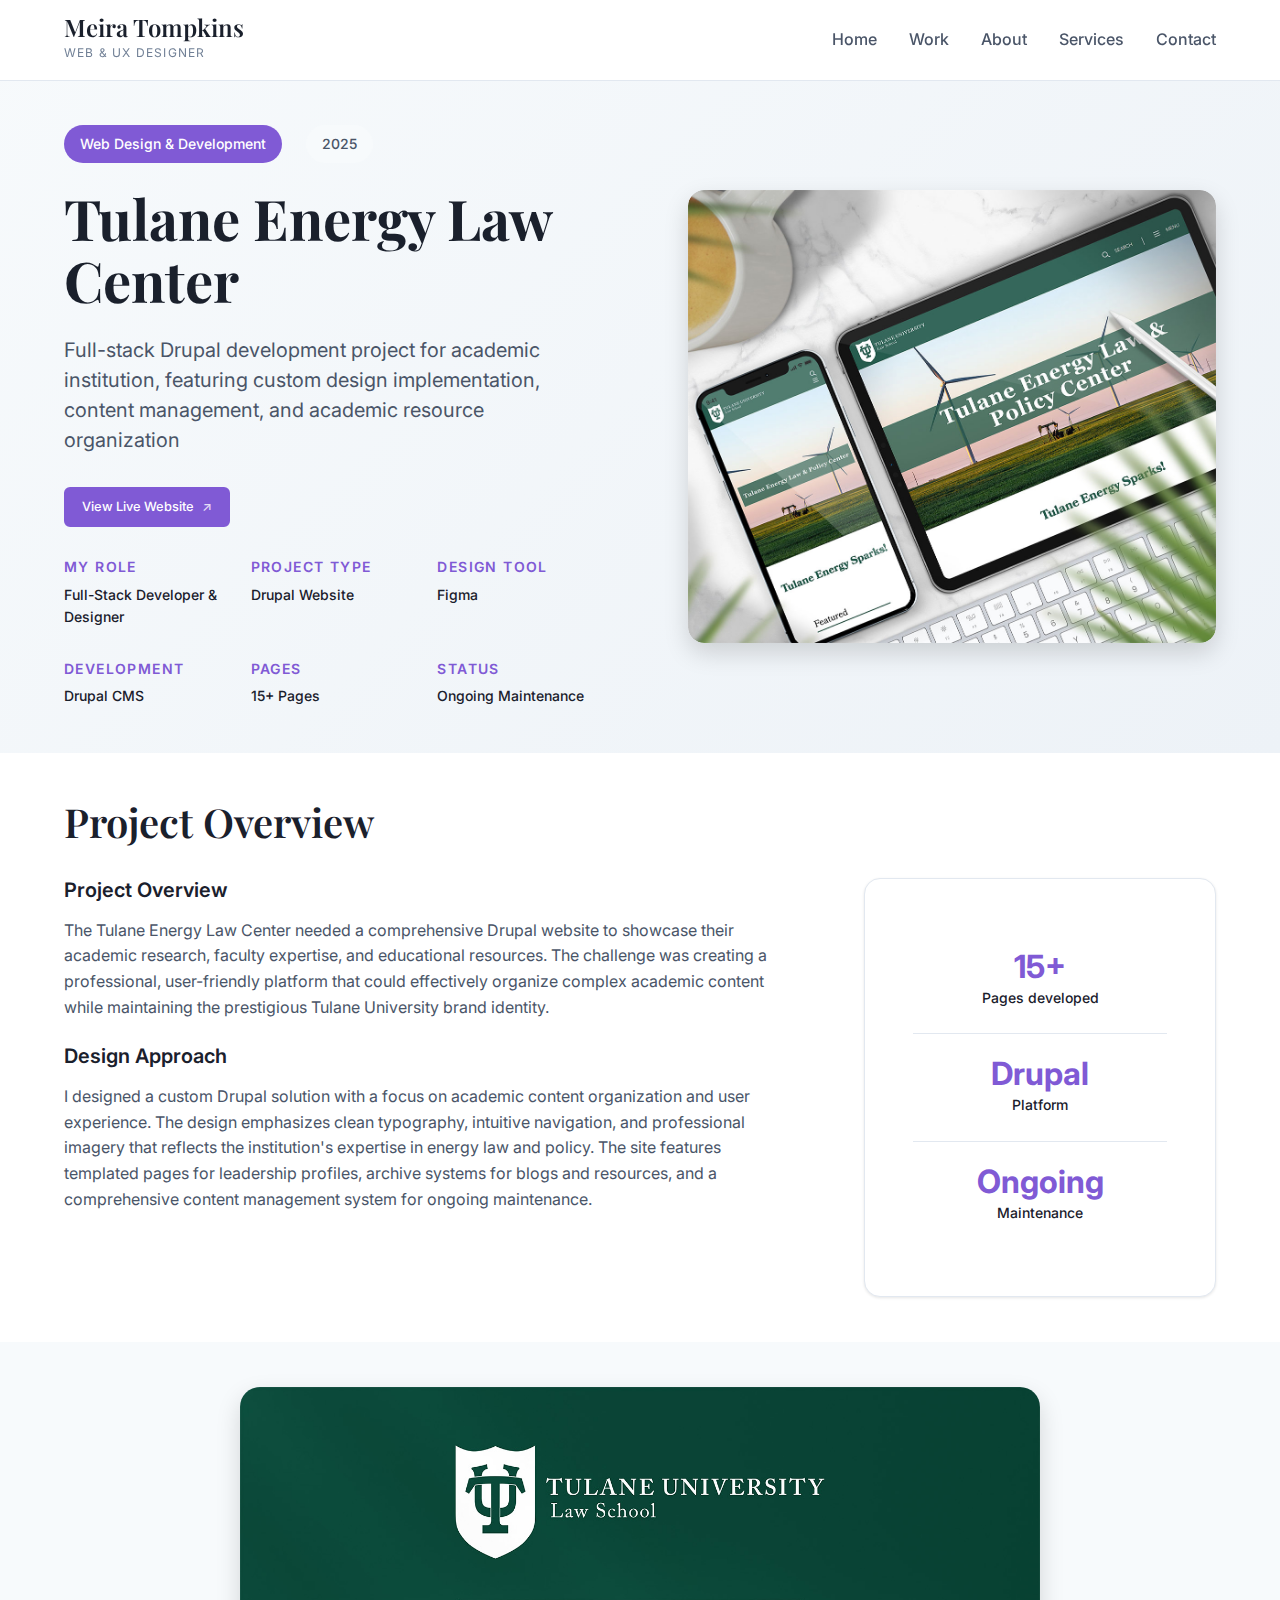
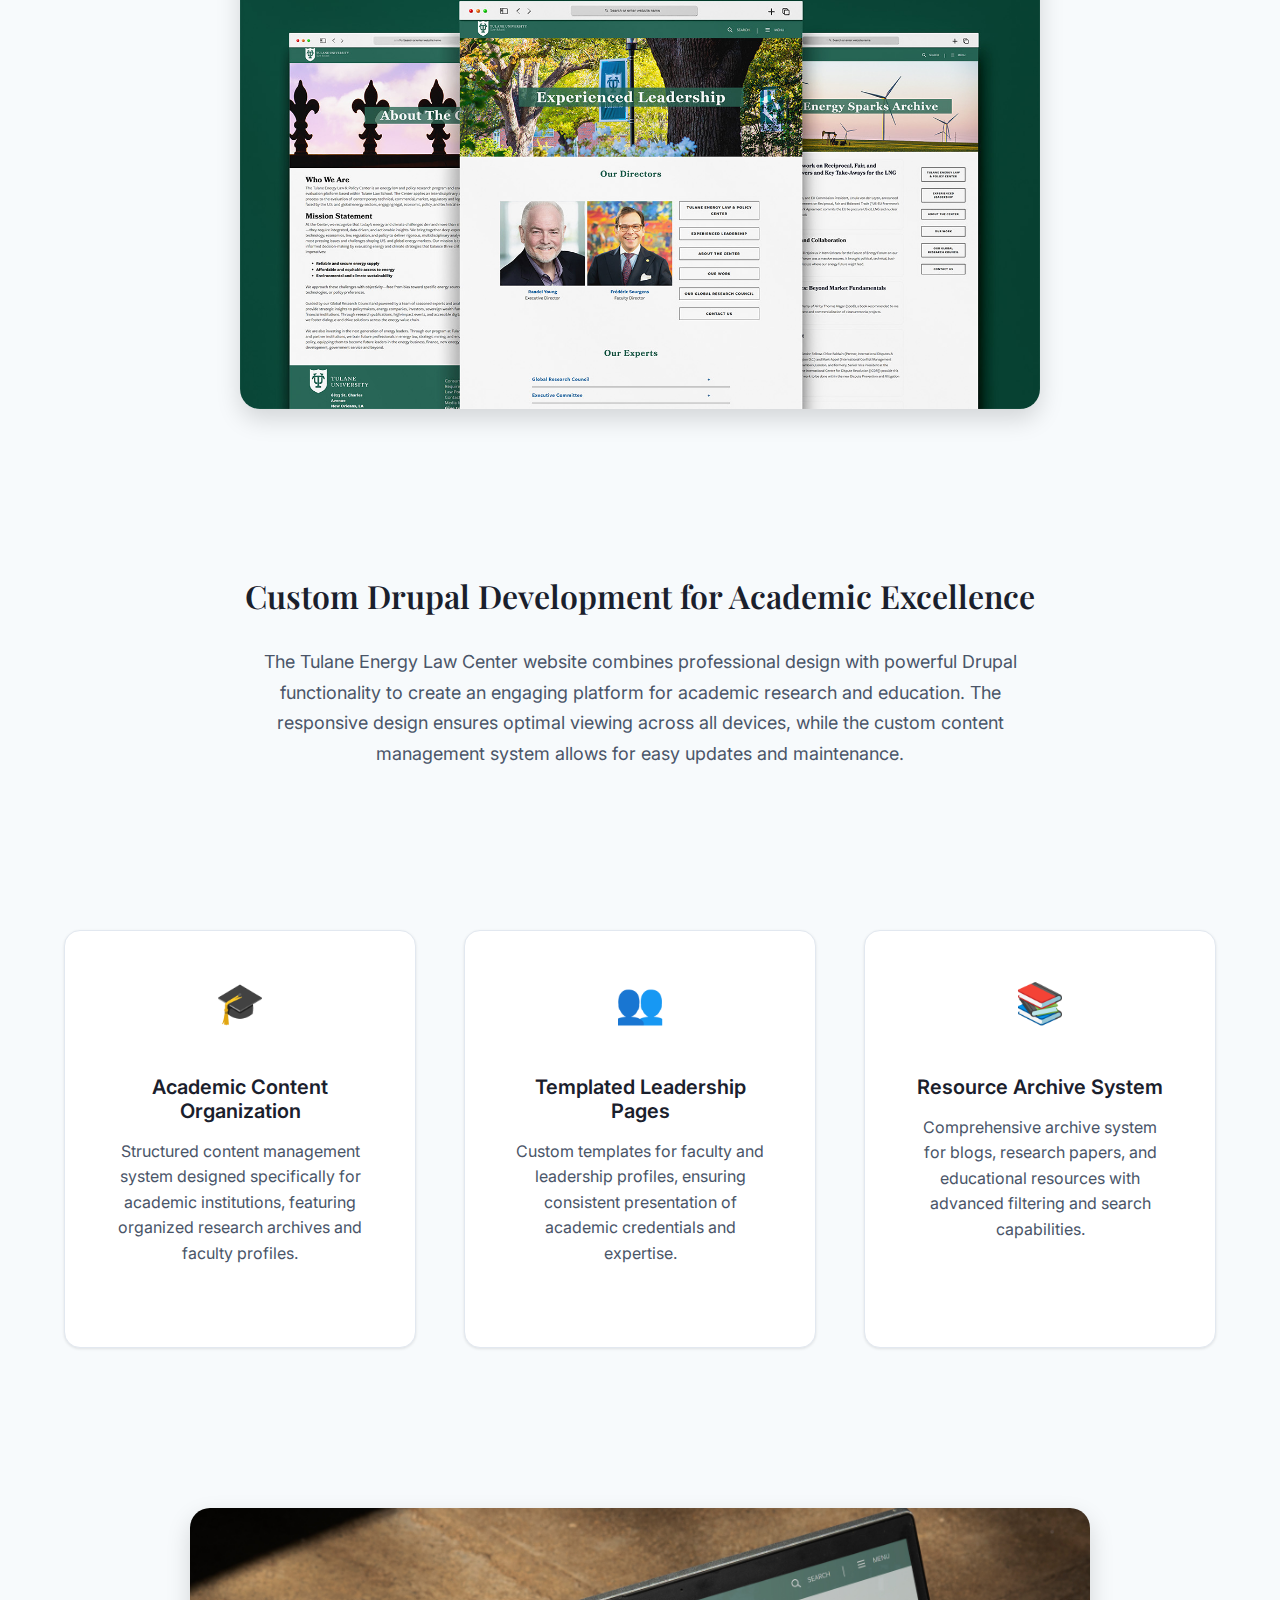
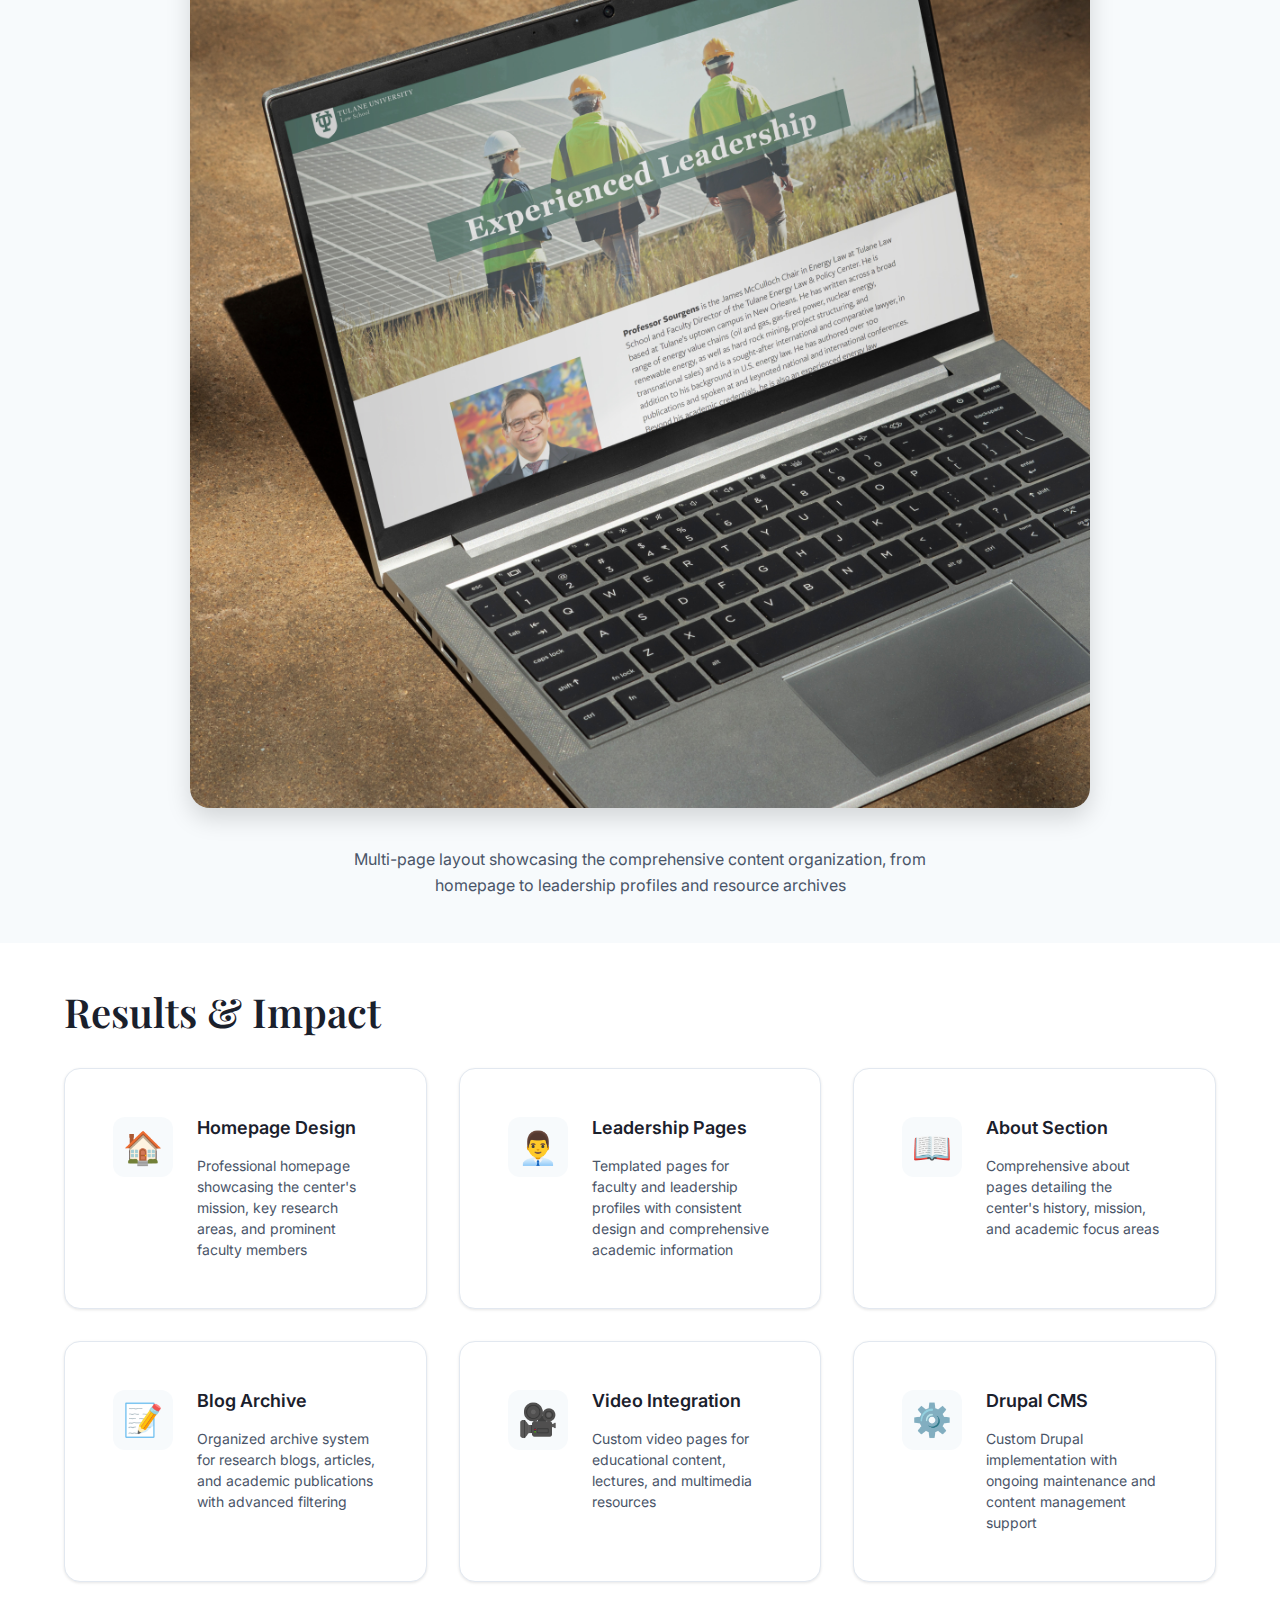
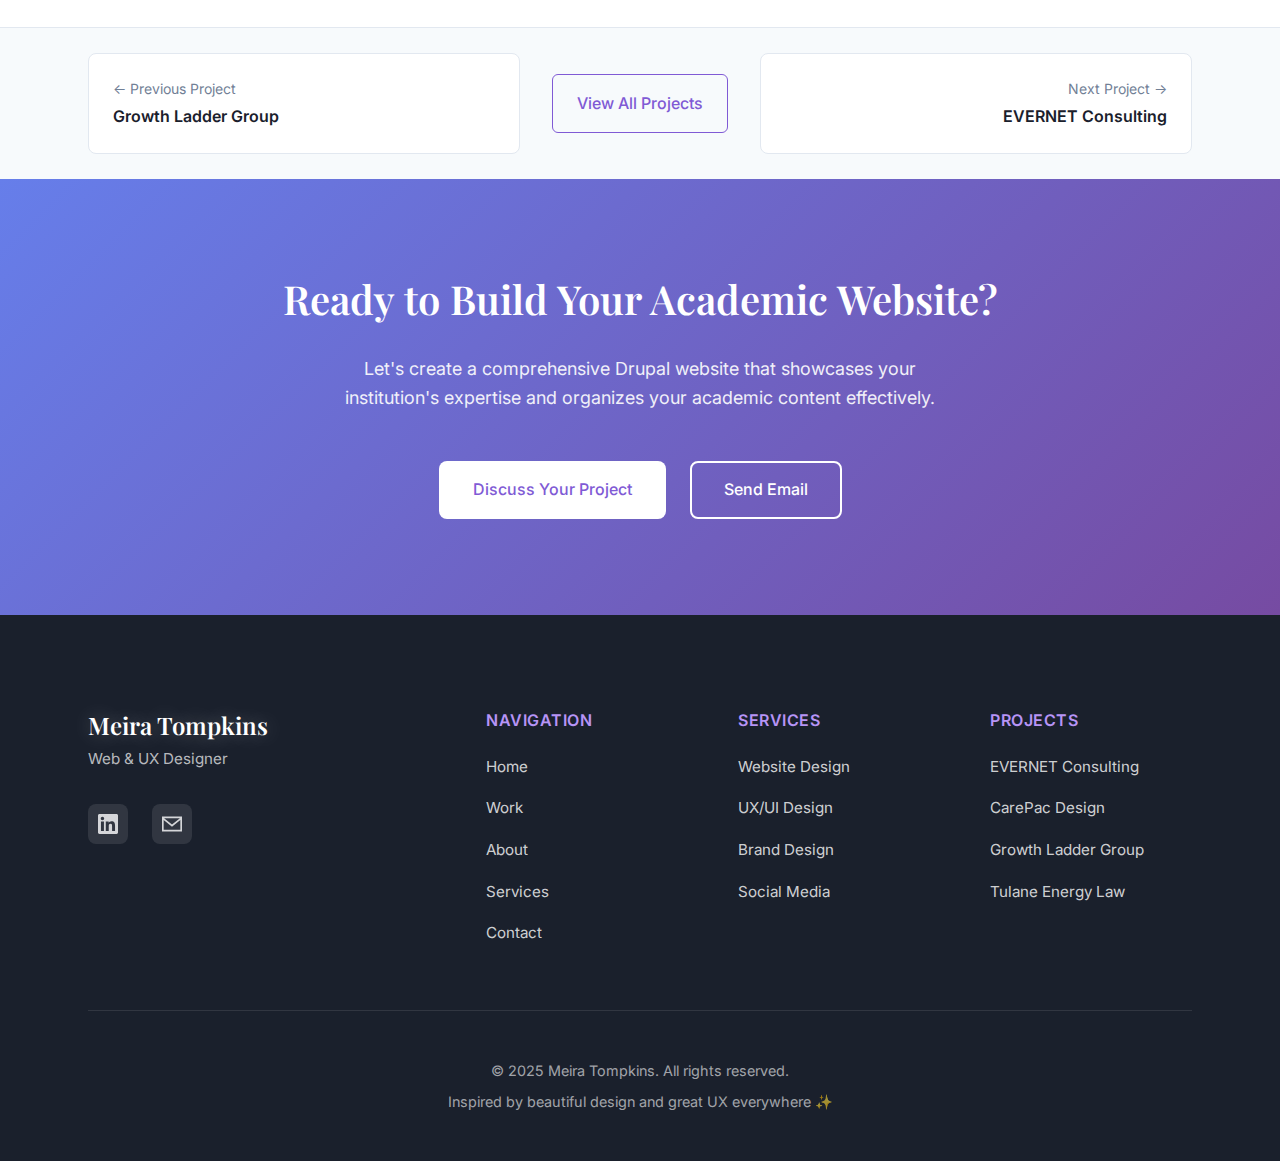
<file: case-study-tulane.html>
<!DOCTYPE html>
<html lang="en">
<head>
    <meta charset="UTF-8">
    <meta name="viewport" content="width=device-width, initial-scale=1.0">
    <title>Tulane Energy Law Center Case Study - Meira Tompkins</title>
    <meta name="description" content="Full-stack Drupal development case study for Tulane Energy Law Center - Custom design implementation, content management, and academic resource organization for academic institution.">
    <link rel="canonical" href="https://meiratompkins.com/case-study-tulane.html">
    
    <!-- Fonts -->
    <link rel="preconnect" href="https://fonts.googleapis.com">
    <link rel="preconnect" href="https://fonts.gstatic.com" crossorigin>
    <link href="https://fonts.googleapis.com/css2?family=Inter:wght@300;400;500;600;700&family=Playfair+Display:wght@400;500;600;700&display=swap" rel="stylesheet">
    
    <!-- CSS -->
    <link rel="stylesheet" href="styles.css">
    <link rel="stylesheet" href="case-study.css">
    
    <!-- Google Analytics -->
    <script async src="https://www.googletagmanager.com/gtag/js?id=GA_MEASUREMENT_ID"></script>
    <script>
        window.dataLayer = window.dataLayer || [];
        function gtag(){dataLayer.push(arguments);}
        gtag('js', new Date());
        gtag('config', 'GA_MEASUREMENT_ID');
    </script>
</head>
<body>
    <!-- Navigation -->
    <nav class="navbar">
        <div class="nav-container">
            <a href="index.html" class="nav-logo">
                <span class="logo-text">Meira Tompkins</span>
                <span class="logo-subtitle">Web & UX Designer</span>
            </a>
            
            <div class="nav-menu" id="nav-menu">
                <a href="index.html" class="nav-link">Home</a>
                <a href="work.html" class="nav-link">Work</a>
                <a href="about.html" class="nav-link">About</a>
                <a href="services.html" class="nav-link">Services</a>
                <a href="contact.html" class="nav-link">Contact</a>
            </div>
            
            <div class="nav-toggle" id="nav-toggle">
                <span class="bar"></span>
                <span class="bar"></span>
                <span class="bar"></span>
            </div>
        </div>
    </nav>

    <!-- Case Study Hero -->
    <section class="case-hero">
        <div class="container">
            <div class="case-hero-content">
                <div class="case-meta">
                    <span class="case-type">Web Design & Development</span>
                    <span class="case-year">2025</span>
                </div>
                <h1 class="case-title">Tulane Energy Law Center</h1>
                <p class="case-subtitle">Full-stack Drupal development project for academic institution, featuring custom design implementation, content management, and academic resource organization</p>
                
                <div class="case-links">
                    <a href="https://law.tulane.edu/centers/energy-law-policy" target="_blank" class="case-link">View Live Website</a>
                </div>
                
                <div class="case-details">
                    <div class="detail-group">
                        <h3>My Role</h3>
                        <p>Full-Stack Developer & Designer</p>
                    </div>
                    <div class="detail-group">
                        <h3>Project Type</h3>
                        <p>Drupal Website</p>
                    </div>
                    <div class="detail-group">
                        <h3>Design Tool</h3>
                        <p>Figma</p>
                    </div>
                    <div class="detail-group">
                        <h3>Development</h3>
                        <p>Drupal CMS</p>
                    </div>
                    <div class="detail-group">
                        <h3>Pages</h3>
                        <p>15+ Pages</p>
                    </div>
                    <div class="detail-group">
                        <h3>Status</h3>
                        <p>Ongoing Maintenance</p>
                    </div>
                </div>
            </div>
            
            <div class="case-hero-visual">
                <div class="hero-mockup">
                    <img src="Tulane_Website.jpg" alt="Tulane Energy Law Center website homepage and key pages" class="hero-mockup-image">
                </div>
            </div>
        </div>
    </section>

    <!-- Project Overview -->
    <section class="case-section">
        <div class="container">
            <div class="case-content">
                <h2 class="section-title">Project Overview</h2>
                <div class="overview-grid">
                    <div class="overview-text">
                        <h3>Project Overview</h3>
                        <p>The Tulane Energy Law Center needed a comprehensive Drupal website to showcase their academic research, faculty expertise, and educational resources. The challenge was creating a professional, user-friendly platform that could effectively organize complex academic content while maintaining the prestigious Tulane University brand identity.</p>
                        
                        <h3>Design Approach</h3>
                        <p>I designed a custom Drupal solution with a focus on academic content organization and user experience. The design emphasizes clean typography, intuitive navigation, and professional imagery that reflects the institution's expertise in energy law and policy. The site features templated pages for leadership profiles, archive systems for blogs and resources, and a comprehensive content management system for ongoing maintenance.</p>
                    </div>
                    
                    <div class="overview-stats">
                        <div class="stat">
                            <span class="stat-number">15+</span>
                            <span class="stat-label">Pages developed</span>
                        </div>
                        <div class="stat">
                            <span class="stat-number">Drupal</span>
                            <span class="stat-label">Platform</span>
                        </div>
                        <div class="stat">
                            <span class="stat-number">Ongoing</span>
                            <span class="stat-label">Maintenance</span>
                        </div>
                    </div>
                </div>
            </div>
        </div>
    </section>

    <!-- Design Solution -->
    <section class="case-section bg-alt">
        <div class="container">
            <div class="case-content">
                <div class="solution-showcase">
                    <!-- Main Hero Image -->
                    <div class="solution-hero">
                        <img src="Tulane_Interior-Page.jpg" alt="Tulane Energy Law Center responsive design showing mobile and tablet views" class="solution-hero-image">
                    </div>
                    
                    <!-- Solution Details -->
                    <div class="solution-details">
                        <div class="solution-intro">
                            <h3>Custom Drupal Development for Academic Excellence</h3>
                            <p>The Tulane Energy Law Center website combines professional design with powerful Drupal functionality to create an engaging platform for academic research and education. The responsive design ensures optimal viewing across all devices, while the custom content management system allows for easy updates and maintenance.</p>
                        </div>
                        
                        <div class="solution-features">
                            <div class="feature-item">
                                <div class="feature-icon">🎓</div>
                                <div class="feature-content">
                                    <h4>Academic Content Organization</h4>
                                    <p>Structured content management system designed specifically for academic institutions, featuring organized research archives and faculty profiles.</p>
                                </div>
                            </div>
                            
                            <div class="feature-item">
                                <div class="feature-icon">👥</div>
                                <div class="feature-content">
                                    <h4>Templated Leadership Pages</h4>
                                    <p>Custom templates for faculty and leadership profiles, ensuring consistent presentation of academic credentials and expertise.</p>
                                </div>
                            </div>
                            
                            <div class="feature-item">
                                <div class="feature-icon">📚</div>
                                <div class="feature-content">
                                    <h4>Resource Archive System</h4>
                                    <p>Comprehensive archive system for blogs, research papers, and educational resources with advanced filtering and search capabilities.</p>
                                </div>
                            </div>
                        </div>
                    </div>
                    
                    <!-- Supporting Visual -->
                    <div class="solution-supporting">
                        <img src="Tulane Experienced Leadership Interior.jpg" alt="Tulane Energy Law Center website showing multiple page layouts and content organization" class="solution-supporting-image">
                        <div class="supporting-caption">
                            <p>Multi-page layout showcasing the comprehensive content organization, from homepage to leadership profiles and resource archives</p>
                        </div>
                    </div>
                </div>
            </div>
        </div>
    </section>

    <!-- Results & Impact -->
    <section class="case-section">
        <div class="container">
            <div class="case-content">
                <h2 class="section-title">Results & Impact</h2>
                
                <div class="technical-deliverables">
                    <div class="deliverables-grid">
                        <div class="deliverable-card">
                            <div class="deliverable-icon">🏠</div>
                            <div class="deliverable-content">
                                <h4>Homepage Design</h4>
                                <p>Professional homepage showcasing the center's mission, key research areas, and prominent faculty members</p>
                            </div>
                        </div>

                        <div class="deliverable-card">
                            <div class="deliverable-icon">👨‍💼</div>
                            <div class="deliverable-content">
                                <h4>Leadership Pages</h4>
                                <p>Templated pages for faculty and leadership profiles with consistent design and comprehensive academic information</p>
                            </div>
                        </div>

                        <div class="deliverable-card">
                            <div class="deliverable-icon">📖</div>
                            <div class="deliverable-content">
                                <h4>About Section</h4>
                                <p>Comprehensive about pages detailing the center's history, mission, and academic focus areas</p>
                            </div>
                        </div>

                        <div class="deliverable-card">
                            <div class="deliverable-icon">📝</div>
                            <div class="deliverable-content">
                                <h4>Blog Archive</h4>
                                <p>Organized archive system for research blogs, articles, and academic publications with advanced filtering</p>
                            </div>
                        </div>

                        <div class="deliverable-card">
                            <div class="deliverable-icon">🎥</div>
                            <div class="deliverable-content">
                                <h4>Video Integration</h4>
                                <p>Custom video pages for educational content, lectures, and multimedia resources</p>
                            </div>
                        </div>

                        <div class="deliverable-card">
                            <div class="deliverable-icon">⚙️</div>
                            <div class="deliverable-content">
                                <h4>Drupal CMS</h4>
                                <p>Custom Drupal implementation with ongoing maintenance and content management support</p>
                            </div>
                        </div>
                    </div>
                </div>
            </div>
        </div>
    </section>

    <!-- Navigation to other projects -->
    <section class="case-navigation">
        <div class="container">
            <div class="nav-projects">
                <a href="case-study-growth-ladder.html" class="nav-project prev">
                    <span class="nav-label">← Previous Project</span>
                    <span class="nav-title">Growth Ladder Group</span>
                </a>
                <a href="work.html" class="nav-all">
                    <span>View All Projects</span>
                </a>
                <a href="case-study-evernet.html" class="nav-project next">
                    <span class="nav-label">Next Project →</span>
                    <span class="nav-title">EVERNET Consulting</span>
                </a>
            </div>
        </div>
    </section>

    <!-- Contact CTA -->
    <section class="contact-cta">
        <div class="container">
            <div class="cta-content">
                <h2 class="cta-title">Ready to Build Your Academic Website?</h2>
                <p class="cta-description">
                    Let's create a comprehensive Drupal website that showcases your institution's expertise and organizes your academic content effectively.
                </p>
                <div class="cta-buttons">
                    <a href="contact.html" class="btn btn-primary">Discuss Your Project</a>
                    <a href="mailto:contact@meiratompkins.com" class="btn btn-secondary">Send Email</a>
                </div>
            </div>
        </div>
    </section>

    <!-- Footer -->
    <footer class="footer">
        <div class="container">
            <div class="footer-content">
                <!-- Main Footer Section -->
                <div class="footer-main">
                    <!-- Brand Section -->
                    <div class="footer-brand">
                        <div class="brand-info">
                            <h3>Meira Tompkins</h3>
                            <p>Web & UX Designer</p>
                        </div>
                        <div class="social-links">
                            <a href="https://www.linkedin.com/in/meira-tompkins/" target="_blank" class="social-link" aria-label="LinkedIn">
                                <svg width="20" height="20" viewBox="0 0 24 24" fill="currentColor">
                                    <path d="M20.447 20.452h-3.554v-5.569c0-1.328-.027-3.037-1.852-3.037-1.853 0-2.136 1.445-2.136 2.939v5.667H9.351V9h3.414v1.561h.046c.477-.9 1.637-1.85 3.37-1.85 3.601 0 4.267 2.37 4.267 5.455v6.286zM5.337 7.433c-1.144 0-2.063-.926-2.063-2.065 0-1.138.92-2.063 2.063-2.063 1.14 0 2.064.925 2.064 2.063 0 1.139-.925 2.065-2.064 2.065zm1.782 13.019H3.555V9h3.564v11.452zM22.225 0H1.771C.792 0 0 .774 0 1.729v20.542C0 23.227.792 24 1.771 24h20.451C23.2 24 24 23.227 24 22.271V1.729C24 .774 23.2 0 22.222 0h.003z"/>
                                </svg>
                            </a>
                            <a href="mailto:contact@meiratompkins.com" class="social-link" aria-label="Email">
                                <svg width="20" height="20" viewBox="0 0 24 24" fill="currentColor">
                                    <path d="M0 3v18h24V3H0zm21.518 2L12 12.713 2.482 5h19.036zM2 19V7.183l10 8.104 10-8.104V19H2z"/>
                                </svg>
                            </a>
                        </div>
                    </div>
                    
                    <!-- Navigation Links -->
                    <div class="footer-nav">
                        <div class="footer-section">
                            <h4>Navigation</h4>
                            <ul>
                                <li><a href="index.html">Home</a></li>
                                <li><a href="work.html">Work</a></li>
                                <li><a href="about.html">About</a></li>
                                <li><a href="services.html">Services</a></li>
                                <li><a href="contact.html">Contact</a></li>
                            </ul>
                        </div>
                        
                        <div class="footer-section">
                            <h4>Services</h4>
                            <ul>
                                <li><a href="services.html">Website Design</a></li>
                                <li><a href="services.html">UX/UI Design</a></li>
                                <li><a href="services.html">Brand Design</a></li>
                                <li><a href="services.html">Social Media</a></li>
                            </ul>
                        </div>
                        
                        <div class="footer-section">
                            <h4>Projects</h4>
                            <ul>
                                <li><a href="case-study-evernet.html">EVERNET Consulting</a></li>
                                <li><a href="case-study-carepac.html">CarePac Design</a></li>
                                <li><a href="case-study-growth-ladder.html">Growth Ladder Group</a></li>
                                <li><a href="case-study-tulane.html">Tulane Energy Law</a></li>
                            </ul>
                        </div>
                    </div>
                </div>
                
                <!-- Footer Bottom -->
                <div class="footer-bottom">
                    <div class="footer-bottom-content">
                        <p>&copy; 2025 Meira Tompkins. All rights reserved.</p>
                        <p>Inspired by beautiful design and great UX everywhere ✨</p>
                    </div>
                </div>
            </div>
        </div>
    </footer>

    <!-- JavaScript -->
    <script src="script.js"></script>
</body>
</html>
</file>
<file: case-study.css>
/* Case Study Specific Styles */

/* Case Study Sections */
.case-section {
    padding: 45px 0;
    margin: 0;
}

.case-section:first-of-type {
    margin-top: 0;
}

.case-section.bg-alt {
    background-color: var(--background-alt);
}

/* Case Study Hero */
.case-hero {
    padding: 125px 0 45px 0;
    background: linear-gradient(135deg, #f7fafc 0%, #edf2f7 100%);
    display: flex;
    align-items: flex-start;
    margin: 0;
}

.case-hero .container {
    display: flex;
    gap: var(--space-3xl);
    align-items: center;
    justify-content: space-between;
}

.case-hero-content {
    max-width: 600px;
    flex: 1;
}

.case-meta {
    display: flex;
    gap: var(--space-md);
    margin-bottom: var(--space-md);
}

.case-type {
    background-color: var(--accent-color);
    color: white;
    padding: 0.5rem 1rem;
    border-radius: 20px;
    font-size: 0.875rem;
    font-weight: 500;
}

.case-year {
    background-color: var(--background-alt);
    color: var(--text-secondary);
    padding: 0.5rem 1rem;
    border-radius: 20px;
    font-size: 0.875rem;
    font-weight: 500;
}

.case-title {
    font-family: var(--font-display);
    font-size: clamp(2.5rem, 5vw, 3.5rem);
    font-weight: 700;
    color: var(--text-primary);
    margin-bottom: var(--space-md);
    line-height: 1.1;
}

.case-subtitle {
    font-size: 1.25rem;
    color: var(--text-secondary);
    margin-bottom: var(--space-md);
    line-height: 1.5;
}

.case-details {
    display: grid;
    grid-template-columns: repeat(auto-fit, minmax(120px, 1fr));
    gap: var(--space-lg);
    margin-top: 0;
}

.detail-group h3 {
    font-size: 0.875rem;
    font-weight: 600;
    color: var(--accent-color);
    text-transform: uppercase;
    letter-spacing: 0.1em;
    margin-bottom: 0.5rem;
}

.detail-group p {
    color: var(--text-primary);
    font-weight: 500;
    font-size: 14px;
}

.case-hero-visual {
    display: flex;
    justify-content: center;
    align-items: center;
    margin: 0;
    flex: 1;
}

/* Hero Mockups */
.hero-mockup {
    width: 100%;
    max-width: 600px;
    position: relative;
    box-shadow: var(--shadow-large);
    border-radius: 16px;
    overflow: hidden;
}

.hero-mockup img {
    width: 100%;
    height: auto;
    display: block;
    border-radius: 16px;
}

.hero-mockup-image {
    width: 100%;
    height: auto;
    display: block;
    border-radius: 16px;
}

/* Design Highlights */
.design-highlights {
    display: flex;
    flex-direction: column;
    gap: var(--space-3xl);
}

.highlight-item {
    display: grid;
    grid-template-columns: 1fr 1.5fr;
    gap: var(--space-3xl);
    align-items: center;
    background: white;
    padding: var(--space-3xl);
    border-radius: 20px;
    box-shadow: var(--shadow-light);
    border: 1px solid var(--border-color);
    margin-bottom: var(--space-xl);
}

.highlight-item.reverse {
    direction: rtl;
}

.highlight-item.reverse .highlight-content {
    direction: ltr;
}

.highlight-visual {
    border-radius: 16px;
    overflow: hidden;
    box-shadow: var(--shadow-medium);
    max-width: 600px;
    width: 100%;
}

.highlight-visual img {
    width: 100%;
    height: auto;
    display: block;
}

.highlight-image {
    width: 100%;
    height: auto;
    display: block;
}

.highlight-content h3 {
    font-family: var(--font-display);
    font-size: 1.75rem;
    font-weight: 600;
    color: var(--text-primary);
    margin-bottom: var(--space-md);
}

.highlight-content p {
    color: var(--text-secondary);
    line-height: 1.7;
    font-size: 1.1rem;
}

/* Solution Showcase */
.solution-showcase {
    display: flex;
    flex-direction: column;
    gap: var(--space-3xl);
}

.solution-hero {
    text-align: center;
    margin-bottom: var(--space-2xl);
}

.solution-hero-image {
    width: 100%;
    max-width: 800px;
    height: auto;
    border-radius: 20px;
    box-shadow: var(--shadow-large);
}

.solution-details {
    display: grid;
    gap: var(--space-3xl);
}

.solution-intro {
    text-align: center;
    max-width: 800px;
    margin: 0 auto;
}

.solution-intro h3 {
    font-family: var(--font-display);
    font-size: 2rem;
    font-weight: 600;
    color: var(--text-primary);
    margin-bottom: var(--space-lg);
}

.solution-intro p {
    font-size: 1.125rem;
    color: var(--text-secondary);
    line-height: 1.7;
}

.solution-features {
    display: grid;
    grid-template-columns: repeat(auto-fit, minmax(300px, 1fr));
    gap: var(--space-xl);
    margin-top: var(--space-2xl);
}

.feature-item {
    display: flex;
    flex-direction: column;
    gap: var(--space-lg);
    align-items: center;
    text-align: center;
    background: white;
    padding: var(--space-xl);
    border-radius: 16px;
    box-shadow: var(--shadow-light);
    border: 1px solid var(--border-color);
    height: 100%;
    min-height: 200px;
}

.feature-icon {
    font-size: 2.5rem;
    margin-bottom: var(--space-sm);
    line-height: 1;
    display: flex;
    align-items: center;
    justify-content: center;
    min-height: 3rem;
}

.feature-content h4 {
    font-size: 1.25rem;
    font-weight: 600;
    color: var(--text-primary);
    margin-bottom: var(--space-sm);
}

.feature-content p {
    color: var(--text-secondary);
    line-height: 1.6;
}

.solution-supporting {
    text-align: center;
    margin-top: var(--space-2xl);
}

.solution-supporting-image {
    width: 100%;
    max-width: 900px;
    height: auto;
    border-radius: 20px;
    box-shadow: var(--shadow-large);
    margin-bottom: var(--space-lg);
}

.supporting-caption {
    max-width: 600px;
    margin: 0 auto;
}

.supporting-caption p {
    color: var(--text-secondary);
    font-size: 1rem;
    line-height: 1.6;
}

.supporting-caption a {
    color: var(--accent-color);
    text-decoration: none;
    font-weight: 500;
}

.supporting-caption a:hover {
    text-decoration: underline;
}

.showcase-visual {
    border-radius: 12px;
    overflow: hidden;
    box-shadow: var(--shadow-medium);
}

.showcase-image {
    width: 100%;
    height: auto;
    display: block;
}

/* Device Mockups */
.device-mockup {
    width: 300px;
    height: 400px;
    background: var(--text-primary);
    border-radius: 20px;
    padding: 20px;
    position: relative;
    box-shadow: var(--shadow-large);
}

.mockup-screen {
    width: 100%;
    height: 100%;
    border-radius: 12px;
    display: flex;
    align-items: center;
    justify-content: center;
    color: white;
    text-align: center;
    overflow: hidden;
}

.mockup-content h2 {
    font-size: 1.5rem;
    margin-bottom: 0.5rem;
}

.mockup-content p {
    opacity: 0.8;
}



.case-content {
    max-width: 1200px;
    margin: 0 auto;
    padding: 0;
    margin-top: 0;
    margin-bottom: 0;
}

/* Overview Grid */
.overview-grid {
    display: grid;
    grid-template-columns: 2fr 1fr;
    gap: var(--space-3xl);
    align-items: start;
}

.overview-text h3 {
    font-size: 1.25rem;
    font-weight: 600;
    color: var(--text-primary);
    margin-bottom: var(--space-sm);
    margin-top: var(--space-md);
}

.overview-text h3:first-child {
    margin-top: 0;
}

.overview-text p {
    color: var(--text-secondary);
    line-height: 1.6;
}

.overview-stats {
    background: white;
    padding: var(--space-xl);
    border-radius: 16px;
    box-shadow: var(--shadow-light);
    border: 1px solid var(--border-color);
}

.stat {
    display: flex;
    flex-direction: column;
    text-align: center;
    padding: var(--space-md) 0;
    border-bottom: 1px solid var(--border-color);
}

.stat:last-child {
    border-bottom: none;
}

.stat-number {
    font-size: 2rem;
    font-weight: 700;
    color: var(--accent-color);
    line-height: 1;
}

.stat-label {
    font-size: 0.875rem;
    font-weight: 500;
    color: var(--text-primary);
    margin-top: 0.25rem;
}

/* Research Content */
.research-content {
    display: grid;
    gap: var(--space-3xl);
}

.research-item h3 {
    font-size: 1.5rem;
    font-weight: 600;
    color: var(--text-primary);
    margin-bottom: var(--space-md);
}

.research-item p {
    color: var(--text-secondary);
    line-height: 1.6;
    margin-bottom: var(--space-lg);
}

/* Insight Cards */
.insight-cards {
    display: grid;
    grid-template-columns: repeat(auto-fit, minmax(280px, 1fr));
    gap: var(--space-lg);
    margin-top: var(--space-lg);
}

.insight-card {
    background: white;
    padding: var(--space-lg);
    border-radius: 12px;
    border: 1px solid var(--border-color);
    box-shadow: var(--shadow-light);
}

.insight-card h4 {
    font-size: 1rem;
    font-weight: 600;
    color: var(--text-primary);
    margin-bottom: var(--space-sm);
}

.insight-card p {
    font-size: 0.875rem;
    color: var(--text-secondary);
    margin: 0;
}

/* Competitive Findings */
.competitive-findings {
    display: grid;
    grid-template-columns: 1fr 1fr;
    gap: var(--space-xl);
    margin-top: var(--space-lg);
}

.finding {
    background: white;
    padding: var(--space-lg);
    border-radius: 12px;
    border: 1px solid var(--border-color);
}

.finding strong {
    display: block;
    font-weight: 600;
    color: var(--text-primary);
    margin-bottom: var(--space-sm);
}

.finding ul {
    margin: 0;
    padding-left: var(--space-md);
}

.finding li {
    color: var(--text-secondary);
    margin-bottom: 0.25rem;
}

/* Personas */
.persona-section {
    margin-bottom: var(--space-3xl);
}

.persona-section h3 {
    font-size: 1.25rem;
    font-weight: 600;
    color: var(--text-primary);
    margin-bottom: var(--space-md);
}

.persona-card {
    background: white;
    border-radius: 16px;
    border: 1px solid var(--border-color);
    overflow: hidden;
    box-shadow: var(--shadow-light);
}

.persona-info {
    display: flex;
    gap: var(--space-lg);
    padding: var(--space-lg);
    background: var(--background-alt);
}

.persona-avatar {
    width: 80px;
    height: 80px;
    background: var(--accent-color);
    border-radius: 50%;
    flex-shrink: 0;
}

.persona-details h4 {
    font-size: 1.125rem;
    font-weight: 600;
    color: var(--text-primary);
    margin-bottom: 0.25rem;
}

.persona-details p {
    color: var(--text-secondary);
    margin-bottom: var(--space-sm);
}

.persona-tags {
    display: flex;
    gap: var(--space-xs);
    flex-wrap: wrap;
}

.persona-needs,
.persona-frustrations {
    padding: var(--space-lg);
}

.persona-needs {
    border-bottom: 1px solid var(--border-color);
}

.persona-needs h5,
.persona-frustrations h5 {
    font-size: 1rem;
    font-weight: 600;
    color: var(--text-primary);
    margin-bottom: var(--space-sm);
}

.persona-needs ul,
.persona-frustrations ul {
    margin: 0;
    padding-left: var(--space-md);
}

.persona-needs li,
.persona-frustrations li {
    color: var(--text-secondary);
    margin-bottom: 0.25rem;
}

/* Journey Map */
.journey-map {
    margin-top: var(--space-3xl);
}

.journey-map h3 {
    font-size: 1.25rem;
    font-weight: 600;
    color: var(--text-primary);
    margin-bottom: var(--space-lg);
}

.journey-stages {
    display: grid;
    grid-template-columns: repeat(auto-fit, minmax(250px, 1fr));
    gap: var(--space-lg);
}

.journey-stage {
    background: white;
    padding: var(--space-lg);
    border-radius: 12px;
    border: 1px solid var(--border-color);
    text-align: center;
}

.journey-stage h4 {
    font-size: 1.125rem;
    font-weight: 600;
    color: var(--text-primary);
    margin-bottom: var(--space-sm);
}

.stage-emotion {
    font-size: 1rem;
    margin-bottom: var(--space-md);
}

.journey-stage ul {
    text-align: left;
    margin: var(--space-md) 0;
    padding-left: var(--space-md);
}

.journey-stage li {
    color: var(--text-secondary);
    margin-bottom: 0.25rem;
}

.opportunity {
    background: var(--background-alt);
    padding: var(--space-sm);
    border-radius: 8px;
    font-size: 0.875rem;
    color: var(--accent-color);
    font-weight: 500;
    margin-top: var(--space-md);
}

/* Design Principles */
.principles-grid {
    display: grid;
    grid-template-columns: repeat(auto-fit, minmax(250px, 1fr));
    gap: var(--space-lg);
}

.principle-card {
    background: white;
    padding: var(--space-xl);
    border-radius: 16px;
    border: 1px solid var(--border-color);
    text-align: center;
    box-shadow: var(--shadow-light);
}

.principle-icon {
    font-size: 3rem;
    margin-bottom: var(--space-md);
}

.principle-card h3 {
    font-size: 1.25rem;
    font-weight: 600;
    color: var(--text-primary);
    margin-bottom: var(--space-sm);
}

.principle-card p {
    color: var(--text-secondary);
    line-height: 1.5;
}

/* Process Steps */
.process-steps {
    display: grid;
    gap: var(--space-3xl);
}

.process-step {
    display: grid;
    grid-template-columns: auto 1fr;
    gap: var(--space-xl);
    align-items: start;
}

.step-number {
    width: 60px;
    height: 60px;
    background: var(--accent-color);
    color: white;
    border-radius: 50%;
    display: flex;
    align-items: center;
    justify-content: center;
    font-size: 1.25rem;
    font-weight: 600;
    flex-shrink: 0;
}

.step-content h3 {
    font-size: 1.5rem;
    font-weight: 600;
    color: var(--text-primary);
    margin-bottom: var(--space-md);
}

.step-content p {
    color: var(--text-secondary);
    line-height: 1.6;
    margin-bottom: var(--space-lg);
}

/* Process Visuals */
.process-visual {
    background: var(--background-alt);
    padding: var(--space-lg);
    border-radius: 12px;
    border: 1px solid var(--border-color);
}

.sitemap {
    display: flex;
    flex-direction: column;
    align-items: center;
    gap: var(--space-md);
}

.sitemap-node {
    background: var(--accent-color);
    color: white;
    padding: var(--space-sm) var(--space-md);
    border-radius: 8px;
    font-weight: 500;
}

.sitemap-children {
    display: flex;
    gap: var(--space-sm);
    flex-wrap: wrap;
    justify-content: center;
}

.sitemap-children .sitemap-node {
    background: var(--secondary-color);
    font-size: 0.875rem;
}

/* Wireframes */
.wireframe-gallery {
    display: grid;
    grid-template-columns: repeat(auto-fit, minmax(200px, 1fr));
    gap: var(--space-lg);
}

.wireframe-item {
    background: var(--background-alt);
    border-radius: 8px;
    border: 1px dashed var(--border-color);
    overflow: hidden;
}

.wireframe-placeholder {
    height: 150px;
    display: flex;
    align-items: center;
    justify-content: center;
    color: var(--text-muted);
    font-size: 0.875rem;
    font-weight: 500;
}

.wireframe-grid {
    display: grid;
    grid-template-columns: 1fr 1fr;
    gap: 8px;
    padding: 16px;
    height: 100%;
}

.wireframe-artwork {
    background: var(--border-color);
    border-radius: 4px;
}

.wireframe-artwork.large {
    grid-row: span 2;
}

.wireframe-artwork.medium {
    height: 60px;
}

.wireframe-artwork.small {
    height: 40px;
}

/* Design System */
.design-system {
    display: grid;
    grid-template-columns: 1fr 1fr;
    gap: var(--space-xl);
    background: white;
    padding: var(--space-lg);
    border-radius: 12px;
    border: 1px solid var(--border-color);
}

.color-palette h4,
.typography h4 {
    font-size: 1rem;
    font-weight: 600;
    color: var(--text-primary);
    margin-bottom: var(--space-sm);
}

.color-swatches {
    display: flex;
    gap: var(--space-sm);
}

.color-swatch {
    width: 40px;
    height: 40px;
    border-radius: 8px;
    border: 1px solid var(--border-color);
}

/* Features */
.features-grid {
    display: grid;
    gap: var(--space-3xl);
}

.feature-item h3 {
    font-size: 1.5rem;
    font-weight: 600;
    color: var(--text-primary);
    margin-bottom: var(--space-md);
}

.feature-item p {
    color: var(--text-secondary);
    line-height: 1.6;
    margin-bottom: var(--space-lg);
}

/* Feature Visuals */
.feature-visual {
    background: var(--background-alt);
    padding: var(--space-lg);
    border-radius: 12px;
    border: 1px solid var(--border-color);
}

.mockup-browser {
    background: white;
    border-radius: 8px;
    overflow: hidden;
    box-shadow: var(--shadow-medium);
}

.browser-header {
    background: #f1f3f4;
    padding: 12px 16px;
    display: flex;
    align-items: center;
    gap: 12px;
    border-bottom: 1px solid var(--border-color);
}

.browser-dots {
    display: flex;
    gap: 6px;
}

.browser-dots::before {
    content: '● ● ●';
    color: #ff5f56;
    font-size: 12px;
}

.browser-url {
    font-size: 0.875rem;
    color: var(--text-muted);
    background: white;
    padding: 4px 12px;
    border-radius: 4px;
    border: 1px solid var(--border-color);
}

.browser-content {
    padding: var(--space-lg);
    min-height: 200px;
}

/* Portfolio Preview */
.portfolio-preview .portfolio-grid {
    display: grid;
    grid-template-columns: repeat(auto-fit, minmax(120px, 1fr));
    gap: var(--space-md);
}

.portfolio-item {
    aspect-ratio: 1;
    background: linear-gradient(45deg, var(--accent-color), var(--accent-light));
    border-radius: 8px;
}

/* Gallery Mockup */
.gallery-mockup {
    background: white;
    padding: var(--space-lg);
    border-radius: 12px;
    border: 1px solid var(--border-color);
}

.gallery-grid {
    display: grid;
    grid-template-columns: repeat(auto-fit, minmax(100px, 1fr));
    gap: var(--space-md);
}

.gallery-item {
    border-radius: 8px;
    aspect-ratio: 1;
}

.gallery-item.large {
    grid-row: span 2;
    aspect-ratio: 1;
}

.gallery-item.medium {
    aspect-ratio: 1.2;
}

.gallery-item.small {
    aspect-ratio: 1.5;
}

/* Detail Viewer */
.detail-viewer {
    display: grid;
    grid-template-columns: 2fr 1fr;
    gap: var(--space-lg);
    background: white;
    padding: var(--space-lg);
    border-radius: 12px;
    border: 1px solid var(--border-color);
}

.viewer-main {
    position: relative;
}

.artwork-large {
    width: 100%;
    height: 200px;
    border-radius: 8px;
}

.zoom-controls {
    position: absolute;
    top: var(--space-sm);
    right: var(--space-sm);
    background: rgba(255, 255, 255, 0.9);
    padding: 0.5rem;
    border-radius: 6px;
    font-size: 0.75rem;
    color: var(--text-muted);
}

.artwork-info h4 {
    font-size: 1.125rem;
    font-weight: 600;
    color: var(--text-primary);
    margin-bottom: 0.25rem;
}

.artwork-info p {
    color: var(--text-secondary);
    margin-bottom: 0.25rem;
    font-size: 0.875rem;
}

/* Artist Story */
.artist-story {
    background: white;
    padding: var(--space-lg);
    border-radius: 12px;
    border: 1px solid var(--border-color);
}

.story-content {
    display: flex;
    gap: var(--space-lg);
    align-items: start;
}

.artist-photo {
    width: 80px;
    height: 80px;
    background: var(--accent-color);
    border-radius: 50%;
    flex-shrink: 0;
}

.story-text h4 {
    font-size: 1.125rem;
    font-weight: 600;
    color: var(--text-primary);
    margin-bottom: var(--space-sm);
}

.story-text p {
    color: var(--text-secondary);
    font-style: italic;
}

/* Context Viewer */
.context-viewer {
    text-align: center;
}

.room-mockup {
    background: linear-gradient(to bottom, #e2e8f0 0%, #cbd5e0 100%);
    padding: var(--space-lg);
    border-radius: 12px;
    margin-bottom: var(--space-sm);
    position: relative;
    height: 150px;
}

.room-wall {
    background: white;
    height: 80px;
    width: 80%;
    margin: 0 auto;
    position: relative;
    border-radius: 4px 4px 0 0;
}

.artwork-in-room {
    position: absolute;
    top: 50%;
    left: 50%;
    transform: translate(-50%, -50%);
    width: 40px;
    height: 30px;
    background: var(--accent-color);
    border-radius: 2px;
    border: 2px solid #8b5cf6;
}

.room-furniture {
    position: absolute;
    bottom: 10px;
    left: 50%;
    transform: translateX(-50%);
    width: 60px;
    height: 20px;
    background: #4a5568;
    border-radius: 4px;
}

/* Mobile Mockups */
.mobile-mockups {
    display: flex;
    gap: var(--space-lg);
    justify-content: center;
    align-items: end;
}

.mobile-mockup {
    width: 80px;
    height: 140px;
    background: var(--text-primary);
    border-radius: 12px;
    padding: 8px;
}

.mobile-screen {
    width: 100%;
    height: 100%;
    background: var(--accent-color);
    border-radius: 6px;
    display: flex;
    align-items: center;
    justify-content: center;
}

.mobile-content {
    color: white;
    font-size: 0.75rem;
    text-align: center;
}

.tablet-mockup {
    width: 120px;
    height: 90px;
    background: var(--text-primary);
    border-radius: 8px;
    padding: 6px;
}

.tablet-screen {
    width: 100%;
    height: 100%;
    background: var(--accent-light);
    border-radius: 4px;
    display: flex;
    align-items: center;
    justify-content: center;
}

.tablet-content {
    color: white;
    font-size: 0.75rem;
    text-align: center;
}

/* Process Timeline */
.process-timeline {
    display: flex;
    gap: var(--space-lg);
    padding: var(--space-lg);
    background: white;
    border-radius: 12px;
    border: 1px solid var(--border-color);
    overflow-x: auto;
}

.timeline-step {
    display: flex;
    flex-direction: column;
    align-items: center;
    min-width: 120px;
    position: relative;
}

.timeline-step:not(:last-child)::after {
    content: '';
    position: absolute;
    top: 20px;
    right: -24px;
    width: 48px;
    height: 2px;
    background: var(--border-color);
}

.timeline-step.active .timeline-dot {
    background: var(--accent-color);
    border-color: var(--accent-color);
}

.timeline-step.active::after {
    background: var(--accent-color);
}

.timeline-dot {
    width: 40px;
    height: 40px;
    border-radius: 50%;
    background: white;
    border: 3px solid var(--border-color);
    margin-bottom: var(--space-sm);
}

.timeline-content {
    text-align: center;
}

.timeline-content h4 {
    font-size: 1rem;
    font-weight: 600;
    color: var(--text-primary);
    margin-bottom: 0.25rem;
}

.timeline-content p {
    font-size: 0.875rem;
    color: var(--text-muted);
}

/* Results */
.results-grid {
    display: grid;
    grid-template-columns: 1fr 1fr;
    gap: var(--space-3xl);
    align-items: start;
}

.results-metrics h3 {
    font-size: 1.25rem;
    font-weight: 600;
    color: var(--text-primary);
    margin-bottom: var(--space-lg);
}

.metrics-list {
    display: grid;
    gap: var(--space-lg);
}

.metric {
    background: white;
    padding: var(--space-lg);
    border-radius: 12px;
    border: 1px solid var(--border-color);
    box-shadow: var(--shadow-light);
}

.metric-value {
    display: block;
    font-size: 2.5rem;
    font-weight: 700;
    color: var(--accent-color);
    line-height: 1;
    margin-bottom: 0.25rem;
}

.metric-label {
    display: block;
    font-size: 1rem;
    font-weight: 600;
    color: var(--text-primary);
    margin-bottom: 0.25rem;
}

.metric-note {
    font-size: 0.875rem;
    color: var(--text-muted);
    font-style: italic;
}

/* Testimonials */
.results-testimonial h3 {
    font-size: 1.25rem;
    font-weight: 600;
    color: var(--text-primary);
    margin-bottom: var(--space-lg);
}

.results-testimonial blockquote {
    background: white;
    padding: var(--space-xl);
    border-radius: 12px;
    border: 1px solid var(--border-color);
    box-shadow: var(--shadow-light);
    margin-bottom: var(--space-lg);
    position: relative;
}

.results-testimonial blockquote::before {
    content: '"';
    position: absolute;
    top: 10px;
    left: 20px;
    font-size: 3rem;
    color: var(--accent-color);
    line-height: 1;
    font-family: serif;
}

.results-testimonial blockquote p {
    font-size: 1.125rem;
    line-height: 1.6;
    color: var(--text-secondary);
    margin: 0 0 var(--space-md) 0;
    padding-left: var(--space-lg);
}

.results-testimonial cite {
    font-style: normal;
    color: var(--text-primary);
    font-weight: 600;
    padding-left: var(--space-lg);
}

.additional-outcomes h4,
.collector-feedback h4 {
    font-size: 1rem;
    font-weight: 600;
    color: var(--text-primary);
    margin-bottom: var(--space-sm);
}

.additional-outcomes ul {
    margin: 0;
    padding-left: var(--space-md);
}

.additional-outcomes li {
    color: var(--text-secondary);
    margin-bottom: 0.25rem;
}

/* Technical Deliverables */
.technical-deliverables h3 {
    font-size: 1.5rem;
    font-weight: 600;
    color: var(--text-primary);
    margin-bottom: var(--space-xl);
    text-align: center;
}

.deliverables-grid {
    display: grid;
    grid-template-columns: repeat(auto-fit, minmax(300px, 1fr));
    gap: var(--space-lg);
}

.deliverable-card {
    background: white;
    padding: var(--space-xl);
    border-radius: 16px;
    border: 1px solid var(--border-color);
    box-shadow: var(--shadow-light);
    display: flex;
    align-items: flex-start;
    gap: var(--space-md);
    transition: all var(--transition-normal);
}

.deliverable-card:hover {
    transform: translateY(-2px);
    box-shadow: var(--shadow-medium);
}

.deliverable-icon {
    font-size: 2rem;
    flex-shrink: 0;
    width: 60px;
    height: 60px;
    display: flex;
    align-items: center;
    justify-content: center;
    background: var(--background-alt);
    border-radius: 12px;
}

.deliverable-content h4 {
    font-size: 1.125rem;
    font-weight: 600;
    color: var(--text-primary);
    margin-bottom: var(--space-sm);
}

.deliverable-content p {
    color: var(--text-secondary);
    line-height: 1.5;
    font-size: 0.875rem;
    margin: 0;
}

.collector-feedback {
    background: var(--background-alt);
    padding: var(--space-lg);
    border-radius: 12px;
    border: 1px solid var(--border-color);
}

.collector-feedback blockquote {
    background: white;
    margin: var(--space-sm) 0 0 0;
    box-shadow: none;
}

.collector-feedback blockquote p {
    font-size: 1rem;
}

/* Technical Grid */
.technical-grid {
    display: grid;
    grid-template-columns: repeat(auto-fit, minmax(300px, 1fr));
    gap: var(--space-xl);
}

.technical-item {
    background: white;
    padding: var(--space-xl);
    border-radius: 12px;
    border: 1px solid var(--border-color);
    box-shadow: var(--shadow-light);
}

.technical-item h3 {
    font-size: 1.25rem;
    font-weight: 600;
    color: var(--text-primary);
    margin-bottom: var(--space-md);
}

.technical-item p {
    color: var(--text-secondary);
    line-height: 1.6;
    margin-bottom: var(--space-md);
}

.technical-item ul {
    margin: 0;
    padding-left: var(--space-md);
}

.technical-item li {
    color: var(--text-secondary);
    margin-bottom: 0.25rem;
}

/* Lessons Learned */
.lessons-content {
    display: grid;
    grid-template-columns: 2fr 1fr;
    gap: var(--space-3xl);
}

.lessons-learned h3,
.next-steps h3 {
    font-size: 1.25rem;
    font-weight: 600;
    color: var(--text-primary);
    margin-bottom: var(--space-lg);
}

.learning-items {
    display: grid;
    gap: var(--space-lg);
}

.learning-item {
    background: white;
    padding: var(--space-lg);
    border-radius: 12px;
    border: 1px solid var(--border-color);
}

.learning-item h4 {
    font-size: 1rem;
    font-weight: 600;
    color: var(--text-primary);
    margin-bottom: var(--space-sm);
}

.learning-item p {
    color: var(--text-secondary);
    line-height: 1.5;
    margin: 0;
}

.next-steps {
    background: var(--background-alt);
    padding: var(--space-xl);
    border-radius: 12px;
    border: 1px solid var(--border-color);
}

.next-steps ul {
    margin: 0;
    padding-left: var(--space-md);
}

.next-steps li {
    color: var(--text-secondary);
    margin-bottom: 0.5rem;
}

/* Case Navigation */
.case-navigation {
    background: var(--background-alt);
    padding: 25px 0;
    border-top: 1px solid var(--border-color);
}

.nav-projects {
    display: grid;
    grid-template-columns: 1fr auto 1fr;
    gap: var(--space-lg);
    align-items: center;
    max-width: 1200px;
    margin: 0 auto;
    padding: 0 var(--space-md);
}

.nav-project {
    text-decoration: none;
    color: var(--text-primary);
    padding: var(--space-md);
    border-radius: 8px;
    border: 1px solid var(--border-color);
    background: white;
    transition: all var(--transition-normal);
}

.nav-project:hover {
    border-color: var(--accent-color);
    box-shadow: var(--shadow-light);
}

.nav-project.prev {
    text-align: left;
}

.nav-project.next {
    text-align: right;
}

.nav-label {
    display: block;
    font-size: 0.875rem;
    color: var(--text-muted);
    margin-bottom: 0.25rem;
}

.nav-title {
    display: block;
    font-weight: 600;
    color: var(--text-primary);
}

.nav-all {
    text-decoration: none;
    color: var(--accent-color);
    font-weight: 500;
    padding: var(--space-sm) var(--space-md);
    border: 1px solid var(--accent-color);
    border-radius: 6px;
    transition: all var(--transition-normal);
    white-space: nowrap;
}

.nav-all:hover {
    background: var(--accent-color);
    color: white;
}

/* Case Study Links */
.case-links {
    display: flex;
    gap: var(--space-sm);
    margin: var(--space-lg) 0;
    flex-wrap: nowrap;
}

.case-link {
    display: inline-flex;
    align-items: center;
    padding: 0.5rem 1rem;
    background-color: var(--accent-color);
    color: white;
    text-decoration: none;
    border-radius: 6px;
    font-weight: 500;
    font-size: 0.8rem;
    transition: all var(--transition-normal);
    border: 2px solid var(--accent-color);
    white-space: nowrap;
}

.case-link:hover {
    background-color: transparent;
    color: var(--accent-color);
    transform: translateY(-2px);
    box-shadow: var(--shadow-medium);
}

.case-link::after {
    content: '↗';
    margin-left: 0.5rem;
    font-size: 0.8rem;
    opacity: 0.8;
}

/* Responsive Design */
@media (max-width: 768px) {
    /* Hero Section */
    .case-hero .container {
        flex-direction: column;
        text-align: center;
        gap: var(--space-xl);
    }
    
    .case-hero-visual {
        order: -1;
    }
    
    .case-title {
        font-size: clamp(2rem, 4vw, 2.5rem);
    }
    
    .case-subtitle {
        font-size: 1.125rem;
    }
    
    .case-links {
        justify-content: center;
        gap: var(--space-xs);
        flex-wrap: wrap;
    }
    
    .case-link {
        font-size: 0.75rem;
        padding: 0.4rem 0.8rem;
    }
    
    .case-details {
        grid-template-columns: repeat(2, 1fr);
        gap: var(--space-md);
    }
    
    /* Project Overview */
    .overview-grid {
        grid-template-columns: 1fr;
        gap: var(--space-xl);
    }
    
    .overview-stats {
        padding: var(--space-lg);
    }
    
    /* Solution Showcase */
    .solution-intro h3 {
        font-size: 1.5rem;
    }
    
    .solution-intro p {
        font-size: 1rem;
    }
    
    .solution-features {
        grid-template-columns: 1fr;
        gap: var(--space-lg);
    }
    
    .feature-item {
        flex-direction: column;
        text-align: center;
        gap: var(--space-md);
    }
    
    .feature-icon {
        font-size: 1.5rem;
    }
    
    .feature-content h4 {
        font-size: 1.125rem;
    }
    
    .feature-content p {
        font-size: 0.875rem;
    }
    
    /* Technical Deliverables */
    .deliverables-grid {
        grid-template-columns: 1fr;
        gap: var(--space-md);
    }
    
    .deliverable-card {
        padding: var(--space-lg);
        flex-direction: column;
        text-align: center;
    }
    
    .deliverable-icon {
        width: 50px;
        height: 50px;
        font-size: 1.5rem;
        margin: 0 auto var(--space-sm) auto;
    }
    
    .deliverable-content h4 {
        font-size: 1rem;
    }
    
    .deliverable-content p {
        font-size: 0.875rem;
    }
    
    /* Navigation */
    .nav-projects {
        grid-template-columns: 1fr;
        gap: var(--space-md);
        text-align: center;
    }
    
    /* Other sections */
    .competitive-findings {
        grid-template-columns: 1fr;
    }
    
    .journey-stages {
        grid-template-columns: 1fr;
    }
    
    .principles-grid {
        grid-template-columns: 1fr;
    }
    
    .process-step {
        grid-template-columns: 1fr;
        gap: var(--space-md);
        text-align: center;
    }
    
    .design-system {
        grid-template-columns: 1fr;
    }
    
    .results-grid {
        grid-template-columns: 1fr;
    }
    
    .lessons-content {
        grid-template-columns: 1fr;
    }
    
    .persona-info {
        flex-direction: column;
        text-align: center;
    }
    
    .story-content {
        flex-direction: column;
        text-align: center;
    }
    
    .detail-viewer {
        grid-template-columns: 1fr;
    }
    
    .mobile-mockups {
        justify-content: center;
        gap: var(--space-sm);
    }
    
    .process-timeline {
        gap: var(--space-sm);
    }
    
    .timeline-step {
        min-width: 80px;
    }
    
    .timeline-step:not(:last-child)::after {
        right: -16px;
        width: 32px;
    }
}

@media (max-width: 480px) {
    /* Hero Section */
    .case-hero {
        padding: 105px 0 25px 0;
    }
    
    .case-title {
        font-size: 1.75rem;
    }
    
    .case-subtitle {
        font-size: 1rem;
    }
    
    .case-meta {
        flex-direction: column;
        gap: var(--space-sm);
    }
    
    .case-details {
        grid-template-columns: 1fr;
        gap: var(--space-md);
    }
    
    /* Project Overview */
    .overview-text h3 {
        font-size: 1.125rem;
    }
    
    .overview-stats {
        padding: var(--space-md);
    }
    
    /* Design Highlights */
    .highlight-item {
        padding: var(--space-md);
    }
    
    .highlight-content h3 {
        font-size: 1.25rem;
    }
    
    .highlight-content p {
        font-size: 0.875rem;
    }
    
    /* Technical Deliverables */
    .deliverables-grid {
        gap: var(--space-sm);
    }
    
    .deliverable-card {
        padding: var(--space-md);
    }
    
    .deliverable-icon {
        width: 40px;
        height: 40px;
        font-size: 1.25rem;
    }
    
    .deliverable-content h4 {
        font-size: 0.875rem;
    }
    
    .deliverable-content p {
        font-size: 0.75rem;
    }
    
    /* Navigation */
    .nav-projects {
        gap: var(--space-sm);
    }
    
    .nav-project {
        padding: var(--space-sm);
    }
    
    /* Other sections */
    .insight-cards {
        grid-template-columns: 1fr;
    }
    
    .technical-grid {
        grid-template-columns: 1fr;
    }
    
    .process-timeline {
        flex-direction: column;
        align-items: center;
    }
    
    .timeline-step:not(:last-child)::after {
        display: none;
    }
}
</file>
<file: styles.css>
/* CSS Reset and Base Styles */
* {
    margin: 0;
    padding: 0;
    box-sizing: border-box;
}

/* Professor Font Import */
@font-face {
    font-family: "professor";
    src: url("https://use.typekit.net/af/74a690/00000000000000007735bfe9/30/l?primer=7cdcb44be4a7db8877ffa5c0007b8dd865b3bbc383831fe2ea177f62257a9191&fvd=n4&v=3") format("woff2"),url("https://use.typekit.net/af/74a690/00000000000000007735bfe9/30/d?primer=7cdcb44be4a7db8877ffa5c0007b8dd865b3bbc383831fe2ea177f62257a9191&fvd=n4&v=3") format("woff"),url("https://use.typekit.net/af/74a690/00000000000000007735bfe9/30/a?primer=7cdcb44be4a7db8877ffa5c0007b8dd865b3bbc383831fe2ea177f62257a9191&fvd=n4&v=3") format("opentype");
    font-display: auto;
    font-style: normal;
    font-weight: 400;
    font-stretch: normal;
}

:root {
    /* Color Palette */
    --primary-color: #2d3748;
    --secondary-color: #4a5568;
    --accent-color: #805ad5;
    --accent-light: #b794f6;
    --background-color: #ffffff;
    --background-alt: #f7fafc;
    --text-primary: #1a202c;
    --text-secondary: #4a5568;
    --text-muted: #718096;
    --border-color: #e2e8f0;
    --shadow-light: 0 1px 3px rgba(0, 0, 0, 0.1);
    --shadow-medium: 0 4px 6px rgba(0, 0, 0, 0.1);
    --shadow-large: 0 10px 25px rgba(0, 0, 0, 0.15);
    
    /* Typography */
    --font-primary: 'Inter', -apple-system, BlinkMacSystemFont, sans-serif;
    --font-display: 'Playfair Display', Georgia, serif;
    
    /* Spacing */
    --space-xs: 0.5rem;
    --space-sm: 1rem;
    --space-md: 1.5rem;
    --space-lg: 2rem;
    --space-xl: 3rem;
    --space-2xl: 4rem;
    --space-3xl: 6rem;
    
    /* Transitions */
    --transition-fast: 0.15s ease-out;
    --transition-normal: 0.3s ease-out;
    --transition-slow: 0.5s ease-out;
}

html {
    scroll-behavior: smooth;
    font-size: 16px;
}

body {
    font-family: var(--font-primary);
    line-height: 1.6;
    color: var(--text-primary);
    background-color: var(--background-color);
    overflow-x: hidden;
}

/* Typography */
h1, h2, h3, h4, h5, h6 {
    font-weight: 600;
    line-height: 1.2;
    margin-bottom: var(--space-sm);
}

h2 {
    margin-bottom: 0;
}

.display-title {
    font-family: var(--font-display);
    font-size: clamp(2.5rem, 5vw, 4rem);
    font-weight: 700;
}

.section-title {
    font-family: var(--font-display);
    font-size: clamp(2rem, 4vw, 2.5rem);
    font-weight: 600;
    color: var(--text-primary);
    padding-bottom: var(--space-lg);
}

.section-label {
    display: inline-block;
    font-size: 0.875rem;
    font-weight: 600;
    text-transform: uppercase;
    letter-spacing: 0.1em;
    color: var(--accent-color);
    margin-bottom: var(--space-xs);
}

.section-description {
    font-size: 1.125rem;
    color: var(--text-secondary);
}

/* Layout Utilities */
.container {
    max-width: 1200px;
    margin: 0 auto;
    padding: 0 var(--space-md);
}



.section-header {
    text-align: center;
    margin-bottom: var(--space-3xl);
}

.section-cta {
    text-align: center;
    margin-top: var(--space-3xl);
}

/* Buttons */
.btn {
    display: inline-flex;
    align-items: center;
    justify-content: center;
    padding: 0.875rem 2rem;
    font-size: 1rem;
    font-weight: 500;
    text-decoration: none;
    border-radius: 8px;
    border: 2px solid transparent;
    cursor: pointer;
    transition: all var(--transition-normal);
    white-space: nowrap;
}

.btn-primary {
    background-color: var(--accent-color);
    color: white;
}

.btn-primary:hover {
    background-color: var(--accent-light);
    transform: translateY(-2px);
    box-shadow: var(--shadow-medium);
}

.btn-secondary {
    background-color: transparent;
    color: white;
    border-color: white;
}

.btn-secondary:hover {
    background-color: white;
    color: var(--primary-color);
    transform: translateY(-2px);
    box-shadow: var(--shadow-medium);
}

.btn-outline {
    background-color: transparent;
    color: var(--text-primary);
    border-color: var(--border-color);
}

.btn-outline:hover {
    background-color: var(--text-primary);
    color: white;
    border-color: var(--text-primary);
}

/* Navigation */
.navbar {
    position: fixed;
    top: 0;
    width: 100%;
    background: rgba(255, 255, 255, 0.95);
    backdrop-filter: blur(10px);
    border-bottom: 1px solid var(--border-color);
    z-index: 1000;
    transition: all var(--transition-normal);
}

.nav-container {
    max-width: 1200px;
    margin: 0 auto;
    padding: 0 var(--space-md);
    display: flex;
    justify-content: space-between;
    align-items: center;
    height: 80px;
}

.nav-logo {
    text-decoration: none;
    color: var(--text-primary);
}

.logo-text {
    font-family: var(--font-display);
    font-size: 1.5rem;
    font-weight: 600;
    display: block;
    line-height: 1;
}

.logo-subtitle {
    font-size: 0.75rem;
    color: var(--text-muted);
    font-weight: 400;
    text-transform: uppercase;
    letter-spacing: 0.1em;
    margin-top: 2px;
}

.nav-menu {
    display: flex;
    gap: var(--space-lg);
}

.nav-link {
    text-decoration: none;
    color: var(--text-secondary);
    font-weight: 500;
    padding: var(--space-xs) 0;
    position: relative;
    transition: color var(--transition-normal);
}

.nav-link:hover,
.nav-link.active {
    color: var(--accent-color);
}

.nav-link::after {
    content: '';
    position: absolute;
    bottom: -2px;
    left: 0;
    width: 0;
    height: 2px;
    background-color: var(--accent-color);
    transition: width var(--transition-normal);
}

.nav-link:hover::after,
.nav-link.active::after {
    width: 100%;
}

.nav-toggle {
    display: none;
    flex-direction: column;
    cursor: pointer;
    gap: 4px;
}

.bar {
    width: 25px;
    height: 3px;
    background-color: var(--text-primary);
    border-radius: 2px;
    transition: all var(--transition-normal);
}

/* Hero Section */
.hero {
    min-height: 100vh;
    padding: 120px 0 var(--space-3xl);
    background: linear-gradient(-45deg, #1a1a2e, #16213e, #0f3460, #533483);
    position: relative;
    display: flex;
    align-items: center;
    overflow: hidden;
}

.hero::before {
    content: '';
    position: absolute;
    top: 20%;
    left: 15%;
    width: 400px;
    height: 400px;
    background: radial-gradient(circle, 
        rgba(64, 224, 208, 0.15) 0%,
        rgba(72, 209, 204, 0.12) 25%,
        rgba(123, 104, 238, 0.08) 50%,
        rgba(138, 43, 226, 0.05) 75%,
        transparent 100%);
    border-radius: 50%;
    filter: blur(80px);
    transform: translate(-50%, -50%);
    z-index: 0;
    pointer-events: none;
    opacity: 1;
    animation: auroraFloat1 8s ease-in-out infinite;
}

.hero::after {
    content: '';
    position: absolute;
    top: 70%;
    right: 20%;
    width: 300px;
    height: 300px;
    background: radial-gradient(circle, 
        rgba(0, 255, 127, 0.12) 0%,
        rgba(127, 255, 212, 0.15) 30%,
        rgba(255, 20, 147, 0.08) 70%,
        transparent 100%);
    border-radius: 50%;
    filter: blur(60px);
    transform: translate(50%, 50%);
    z-index: 0;
    pointer-events: none;
    opacity: 1;
    animation: auroraFloat2 12s ease-in-out infinite reverse;
}





.hero-container {
    max-width: 800px;
    margin: 0 auto;
    padding: 0 var(--space-md);
    display: flex;
    flex-direction: column;
    align-items: center;
    justify-content: center;
    text-align: center;
    position: relative;
    z-index: 1;
}

.hero-content {
    width: 100%;
}

.hero-greeting {
    display: inline-block;
    font-size: 1.125rem;
    color: rgba(255, 255, 255, 0.9);
    font-weight: 500;
    margin-bottom: var(--space-sm);
    text-shadow: 0 1px 2px rgba(0, 0, 0, 0.2);
}

.hero-title {
    font-family: 'Raleway', -apple-system, BlinkMacSystemFont, sans-serif;
    font-size: clamp(3rem, 6vw, 4.5rem);
    font-weight: 700;
    line-height: 1.1;
    color: white;
    margin-bottom: var(--space-md);
    text-shadow: 0 2px 4px rgba(0, 0, 0, 0.3);
    text-transform: uppercase;
    letter-spacing: 0.02em;
    white-space: nowrap;
}

.hero .title-accent {
    display: block;
    color: rgba(255, 255, 255, 0.9);
    font-size: 40px;
    font-weight: 500;
    margin-top: 15px;
    margin-bottom: 15px;
    line-height: 1.4;
    max-width: 100%;
    white-space: normal;
    font-family: "professor", sans-serif !important;
    text-transform: lowercase;
    overflow: visible;
}



.hero-description {
    font-size: 1.25rem;
    color: rgba(255, 255, 255, 0.95);
    margin-bottom: var(--space-xl);
    line-height: 1.6;
    text-shadow: 0 1px 2px rgba(0, 0, 0, 0.2);
}

.hero-cta {
    display: flex;
    gap: var(--space-md);
    flex-wrap: wrap;
    justify-content: center;
    align-items: center;
}

/* Hero visual elements removed - content is now centered */

@keyframes float {
    0%, 100% {
        transform: translateY(0px) rotate(0deg);
    }
    25% {
        transform: translateY(-15px) rotate(2deg);
    }
    50% {
        transform: translateY(-10px) rotate(0deg);
    }
    75% {
        transform: translateY(-20px) rotate(-2deg);
    }
}

@keyframes gentleFloat {
    0%, 100% {
        transform: translateY(0px);
    }
    50% {
        transform: translateY(-8px);
    }
}

@keyframes auroraFloat1 {
    0%, 100% {
        transform: translate(-50%, -50%) rotate(0deg);
        opacity: 1;
    }
    25% {
        transform: translate(-40%, -60%) rotate(5deg);
        opacity: 0.8;
    }
    50% {
        transform: translate(-60%, -40%) rotate(-3deg);
        opacity: 0.9;
    }
    75% {
        transform: translate(-45%, -55%) rotate(2deg);
        opacity: 0.7;
    }
}

@keyframes auroraFloat2 {
    0%, 100% {
        transform: translate(50%, 50%) rotate(0deg);
        opacity: 1;
    }
    33% {
        transform: translate(60%, 40%) rotate(-4deg);
        opacity: 0.8;
    }
    66% {
        transform: translate(40%, 60%) rotate(3deg);
        opacity: 0.9;
    }
}

.scroll-indicator {
    position: absolute !important;
    bottom: var(--space-xl) !important;
    left: 50% !important;
    transform: translateX(-50%) !important;
    display: flex !important;
    flex-direction: column !important;
    align-items: center !important;
    justify-content: center !important;
    gap: var(--space-xs) !important;
    cursor: pointer !important;
    transition: opacity var(--transition-normal) !important;
    text-align: center !important;
    width: auto !important;
    min-width: 60px !important;
    margin: 0 !important;
    padding: 0 !important;
    z-index: 10 !important;
    opacity: 1 !important;
    visibility: visible !important;
}

.scroll-indicator:hover {
    transform: translateX(-50%) translateY(-2px);
}

.scroll-arrow {
    color: var(--accent-color);
    animation: bounce 2s infinite;
    transition: all var(--transition-normal);
}

.scroll-text {
    font-size: 0.75rem;
    color: var(--accent-color);
    font-weight: 500;
    opacity: 0;
    transition: opacity var(--transition-normal);
}

.scroll-indicator:hover .scroll-text {
    opacity: 1;
}

@keyframes bounce {
    0%, 20%, 50%, 80%, 100% {
        transform: translateY(0);
    }
    40% {
        transform: translateY(-10px);
    }
    60% {
        transform: translateY(-5px);
    }
}

.scroll-dot {
    width: 6px;
    height: 30px;
    background: linear-gradient(to bottom, var(--accent-color), transparent);
    border-radius: 3px;
    animation: scroll 2s ease-in-out infinite;
}

/* Work Preview Section */
.work-preview {
    padding: var(--space-3xl) 0;
    background-color: var(--background-color);
    position: relative;
    z-index: 1;
}

/* Ensure work preview elements stay visible */
.work-preview .section-header {
    opacity: 1 !important;
    visibility: visible !important;
    transform: none !important;
}

.work-preview .work-card.fade-in-up.visible {
    opacity: 1 !important;
    visibility: visible !important;
    transform: translateY(0) !important;
}

.work-preview .section-cta .fade-in-up.visible {
    opacity: 1 !important;
    visibility: visible !important;
    transform: translateY(0) !important;
}

.work-grid {
    display: grid;
    grid-template-columns: repeat(auto-fit, minmax(350px, 1fr));
    gap: var(--space-xl);
    margin-top: var(--space-xl);
}

.work-card {
    background: white;
    border-radius: 16px;
    overflow: hidden;
    box-shadow: var(--shadow-light);
    transition: all var(--transition-normal);
    border: 1px solid var(--border-color);
}

.work-card:hover {
    transform: translateY(-8px);
    box-shadow: var(--shadow-large);
}

.work-image {
    position: relative;
    height: 240px;
    overflow: hidden;
}

.image-placeholder {
    width: 100%;
    height: 100%;
    display: flex;
    align-items: center;
    justify-content: center;
    color: white;
    font-size: 2rem;
    font-weight: 600;
}

.work-overlay {
    position: absolute;
    top: var(--space-md);
    left: var(--space-md);
    background: rgba(255, 255, 255, 0.9);
    padding: var(--space-xs) var(--space-sm);
    border-radius: 20px;
    font-size: 0.875rem;
    font-weight: 500;
    color: var(--text-primary);
}

.work-content {
    padding: var(--space-lg);
}

.work-title {
    font-family: var(--font-display);
    font-size: 1.5rem;
    font-weight: 600;
    margin-bottom: var(--space-sm);
    color: var(--text-primary);
}

.work-description {
    color: var(--text-secondary);
    margin-bottom: var(--space-md);
    line-height: 1.5;
}

.work-tags {
    display: flex;
    flex-wrap: wrap;
    gap: var(--space-xs);
    margin-bottom: var(--space-md);
}

.tag {
    padding: 0.25rem 0.75rem;
    background-color: var(--background-alt);
    color: var(--text-secondary);
    font-size: 0.875rem;
    font-weight: 500;
    border-radius: 20px;
    border: 1px solid var(--border-color);
}

.work-link {
    color: var(--accent-color);
    text-decoration: none;
    font-weight: 600;
    display: inline-flex;
    align-items: center;
    gap: 0.5rem;
    transition: all var(--transition-normal);
}

.work-link:hover {
    color: var(--accent-light);
    transform: translateX(4px);
}

/* Services Preview - Redesigned */
.services-preview {
    padding: var(--space-3xl) 0;
    background: linear-gradient(135deg, #f8fafc 0%, #f1f5f9 50%, #f8fafc 100%);
    position: relative;
    overflow: hidden;
}

.services-preview::before {
    content: '';
    position: absolute;
    top: 0;
    left: 0;
    right: 0;
    bottom: 0;
    background: 
        radial-gradient(circle at 20% 30%, rgba(128, 90, 213, 0.03) 0%, transparent 50%),
        radial-gradient(circle at 80% 70%, rgba(99, 102, 241, 0.02) 0%, transparent 50%);
    pointer-events: none;
}

.services-header {
    text-align: center;
    margin-bottom: var(--space-2xl);
    position: relative;
    z-index: 1;
}

.services-header .section-label {
    display: inline-block;
    font-size: 0.875rem;
    font-weight: 600;
    text-transform: uppercase;
    letter-spacing: 0.1em;
    color: var(--accent-color);
    margin-bottom: var(--space-sm);
    background: rgba(128, 90, 213, 0.1);
    padding: 0.5rem 1rem;
    border-radius: 20px;
}

.services-header .section-title {
    font-family: var(--font-display);
    font-size: clamp(2.5rem, 5vw, 3rem);
    font-weight: 600;
    color: var(--text-primary);
    margin-bottom: var(--space-md);
    line-height: 1.2;
}

.services-header .section-description {
    font-size: 1.125rem;
    color: var(--text-secondary);
    max-width: 600px;
    margin: 0 auto;
    line-height: 1.6;
}

.services-grid {
    display: flex;
    flex-wrap: nowrap;
    gap: var(--space-md);
    max-width: 1200px;
    margin: 0 auto var(--space-2xl);
    position: relative;
    z-index: 1;
    justify-content: center;
}

.service-card {
    background: white;
    border-radius: 20px;
    padding: var(--space-xl);
    box-shadow: var(--shadow-light);
    border: 1px solid var(--border-color);
    transition: all var(--transition-normal);
    text-align: center;
    position: relative;
    overflow: hidden;
    flex: 1;
    min-width: 280px;
    max-width: 320px;
}

.service-card::before {
    content: '';
    position: absolute;
    top: 0;
    left: 0;
    right: 0;
    height: 4px;
    background: linear-gradient(90deg, var(--accent-color), var(--accent-light));
    transform: scaleX(0);
    transition: transform var(--transition-normal);
}

.service-card:hover {
    transform: translateY(-8px);
    box-shadow: var(--shadow-large);
    border-color: var(--accent-color);
}

.service-card:hover::before {
    transform: scaleX(1);
}

.service-icon {
    width: 70px;
    height: 70px;
    background: linear-gradient(135deg, var(--accent-color), var(--accent-light));
    border-radius: 16px;
    display: flex;
    align-items: center;
    justify-content: center;
    font-size: 1.75rem;
    margin: 0 auto var(--space-md);
    transition: all var(--transition-normal);
    box-shadow: var(--shadow-medium);
}

.service-card:hover .service-icon {
    transform: scale(1.1) rotate(5deg);
    box-shadow: var(--shadow-large);
}

.service-card h3 {
    font-family: var(--font-display);
    font-size: 1.25rem;
    font-weight: 600;
    color: var(--text-primary);
    margin-bottom: var(--space-sm);
    line-height: 1.3;
}

.service-card p {
    color: var(--text-secondary);
    font-size: 0.95rem;
    line-height: 1.5;
    margin-bottom: var(--space-md);
}

.service-features {
    display: flex;
    flex-wrap: wrap;
    gap: 0.5rem;
    justify-content: center;
    margin-top: auto;
}

.service-features span {
    background: var(--background-alt);
    color: var(--text-secondary);
    font-size: 0.75rem;
    font-weight: 500;
    padding: 0.25rem 0.75rem;
    border-radius: 12px;
    border: 1px solid var(--border-color);
    transition: all var(--transition-normal);
}

.service-card:hover .service-features span {
    background: var(--accent-color);
    color: white;
    border-color: var(--accent-color);
}

.services-cta {
    text-align: center;
    position: relative;
    z-index: 1;
}

.services-cta .btn {
    font-size: 1.1rem;
    padding: 1rem 2.5rem;
    border-radius: 12px;
    font-weight: 600;
    transition: all var(--transition-normal);
}

/* Contact CTA */
.contact-cta {
    background: linear-gradient(135deg, #667eea 0%, #764ba2 100%);
    color: white;
    text-align: center;
    padding: var(--space-3xl) 0;
}

.cta-content {
    max-width: 800px;
    margin: 0 auto;
    padding: 0 var(--space-md);
}

.cta-title {
    font-family: var(--font-display);
    font-size: clamp(2rem, 4vw, 2.5rem);
    font-weight: 600;
    margin-bottom: var(--space-lg);
}

.cta-description {
    font-size: 1.125rem;
    opacity: 0.9;
    margin-bottom: var(--space-xl);
    line-height: 1.6;
    max-width: 600px;
    margin-left: auto;
    margin-right: auto;
}

.cta-buttons {
    display: flex;
    gap: var(--space-md);
    justify-content: center;
    flex-wrap: wrap;
}

.contact-cta .btn-primary {
    background-color: white;
    color: var(--accent-color);
}

.contact-cta .btn-primary:hover {
    background-color: var(--background-alt);
    transform: translateY(-2px);
}

.contact-cta .btn-secondary {
    border-color: white;
    color: white;
}

.contact-cta .btn-secondary:hover {
    background-color: white;
    color: var(--accent-color);
}

/* Override fade-in animations for contact-cta */
.contact-cta .fade-in-up {
    opacity: 1 !important;
    transform: translateY(0) !important;
}

/* Footer */
.footer {
    background-color: var(--text-primary);
    color: white;
    padding: var(--space-3xl) 0 var(--space-xl);
}

.footer-content {
    max-width: 1200px;
    margin: 0 auto;
    padding: 0 var(--space-md);
}

/* Main Footer Section */
.footer-main {
    display: flex;
    justify-content: space-between;
    align-items: flex-start;
    gap: var(--space-3xl);
    margin-bottom: var(--space-xl);
    flex-wrap: wrap;
}

/* Brand Section */
.footer-brand {
    flex: 0 0 300px;
    display: flex;
    flex-direction: column;
    gap: var(--space-lg);
}

.brand-info h3 {
    font-family: var(--font-display);
    font-size: 1.5rem;
    margin-bottom: var(--space-xs);
    color: #ffffff;
    text-shadow: 0 0 20px rgba(255, 255, 255, 0.3);
    animation: glowPulse 4s ease-in-out infinite;
}

.brand-info p {
    color: rgba(255, 255, 255, 0.7);
    font-size: 0.95rem;
}

.social-links {
    display: flex;
    gap: var(--space-md);
}

.social-link {
    display: flex;
    align-items: center;
    justify-content: center;
    width: 40px;
    height: 40px;
    background-color: rgba(255, 255, 255, 0.1);
    border-radius: 8px;
    color: rgba(255, 255, 255, 0.8);
    transition: all var(--transition-normal);
    text-decoration: none;
}

.social-link:hover {
    background-color: var(--accent-light);
    color: white;
    transform: translateY(-2px);
}

/* Navigation Links */
.footer-nav {
    flex: 1;
    display: flex;
    justify-content: space-around;
    gap: var(--space-xl);
    flex-wrap: wrap;
}

.footer-section {
    flex: 1;
    min-width: 160px;
    max-width: 200px;
}

.footer-section h4 {
    font-size: 1rem;
    font-weight: 600;
    margin-bottom: var(--space-md);
    color: var(--accent-light);
    text-transform: uppercase;
    letter-spacing: 0.5px;
}

.footer-section ul {
    list-style: none;
    padding: 0;
    margin: 0;
}

.footer-section li {
    margin-bottom: var(--space-sm);
}

.footer-section a {
    color: rgba(255, 255, 255, 0.8);
    text-decoration: none;
    transition: color var(--transition-normal);
    font-size: 0.95rem;
    line-height: 1.5;
}

.footer-section a:hover {
    color: var(--accent-light);
}

/* Footer Bottom */
.footer-bottom {
    text-align: center;
    padding-top: var(--space-xl);
    border-top: 1px solid rgba(255, 255, 255, 0.1);
    color: rgba(255, 255, 255, 0.6);
}

.footer-bottom-content {
    display: flex;
    flex-direction: column;
    gap: var(--space-xs);
}

.footer-bottom p {
    margin: 0;
    font-size: 0.9rem;
}

/* Animations */
@keyframes wave {
    0%, 100% { transform: rotate(0deg); }
    25% { transform: rotate(-10deg); }
    75% { transform: rotate(10deg); }
}

@keyframes gradientShift {
    0%, 100% { background-position: 0% 50%; }
    50% { background-position: 100% 50%; }
}

@keyframes glowPulse {
    0%, 100% { 
        text-shadow: 0 0 20px rgba(255, 255, 255, 0.3);
        color: #ffffff;
    }
    50% { 
        text-shadow: 0 0 30px rgba(232, 244, 253, 0.6);
        color: #f0f8ff;
    }
}

@keyframes scroll {
    0% { opacity: 0; }
    50% { opacity: 1; }
    100% { opacity: 0; }
}

@keyframes fadeInUp {
    from {
        opacity: 0;
        transform: translateY(30px);
    }
    to {
        opacity: 1;
        transform: translateY(0);
    }
}

.fade-in-up {
    opacity: 0;
    transform: translateY(30px);
    transition: opacity 0.8s cubic-bezier(0.4, 0, 0.2, 1), 
                transform 0.8s cubic-bezier(0.4, 0, 0.2, 1);
}

.fade-in-up.visible {
    opacity: 1;
    transform: translateY(0);
}

/* Delay classes for staggered animations */
.delay-100 {
    transition-delay: 0.1s;
}

.delay-200 {
    transition-delay: 0.2s;
}

.delay-300 {
    transition-delay: 0.3s;
}

.delay-400 {
    transition-delay: 0.4s;
}

.delay-500 {
    transition-delay: 0.5s;
}

.delay-600 {
    transition-delay: 0.6s;
}

.delay-700 {
    transition-delay: 0.7s;
}

/* Interior Page Heroes - Layered Glass Morphism Design */

/* Base hero styles for all interior pages */
.work-hero,
.services-hero,
.contact-hero {
    padding: 120px 0 var(--space-3xl);
    min-height: 50vh;
    display: flex;
    align-items: center;
    position: relative;
    overflow: hidden;
    z-index: 1;
}

/* Work Hero - Light Relaxed Theme */
.work-hero {
    background: linear-gradient(135deg, #fefefe 0%, #f8fafc 30%, #f1f5f9 70%, #f8fafc 100%);
}

/* Services Hero - Very Light Lilac Purple Theme */
.services-hero {
    background: linear-gradient(135deg, #fefcff 0%, #faf5ff 30%, #f3e8ff 70%, #f8f7ff 100%);
}

/* Contact Hero - Very Light Theme */
.contact-hero {
    background: linear-gradient(135deg, #ffffff 0%, #fafafa 30%, #f5f5f5 70%, #f0f0f0 100%);
}

/* Glass morphism floating elements for interior heroes */
.work-hero::before,
.services-hero::before,
.contact-hero::before {
    content: '';
    position: absolute;
    top: 10%;
    left: -5%;
    width: 300px;
    height: 400px;
    background: rgba(255, 255, 255, 0.25);
    backdrop-filter: blur(15px);
    border-radius: 30px;
    border: 1px solid rgba(255, 255, 255, 0.3);
    transform: rotate(-15deg);
    z-index: 2;
    box-shadow: 
        0 8px 32px rgba(0, 0, 0, 0.06),
        inset 0 1px 0 rgba(255, 255, 255, 0.4);
    animation: glassFloat1 8s ease-in-out infinite;
}

.work-hero::after,
.services-hero::after,
.contact-hero::after {
    content: '';
    position: absolute;
    top: 20%;
    right: -8%;
    width: 250px;
    height: 350px;
    background: rgba(255, 255, 255, 0.2);
    backdrop-filter: blur(20px);
    border-radius: 25px;
    border: 1px solid rgba(255, 255, 255, 0.25);
    transform: rotate(20deg);
    z-index: 2;
    box-shadow: 
        0 12px 40px rgba(0, 0, 0, 0.04),
        inset 0 1px 0 rgba(255, 255, 255, 0.3);
    animation: glassFloat2 10s ease-in-out infinite;
}

/* Additional floating glass elements */
.work-hero-content::before,
.services-hero-content::before,
.contact-hero-content::before {
    content: '';
    position: absolute;
    top: -20%;
    left: 60%;
    width: 150px;
    height: 200px;
    background: rgba(255, 255, 255, 0.15);
    backdrop-filter: blur(10px);
    border-radius: 20px;
    border: 1px solid rgba(255, 255, 255, 0.2);
    transform: rotate(45deg);
    z-index: 3;
    box-shadow: 0 6px 24px rgba(0, 0, 0, 0.03);
    animation: glassFloat3 6s ease-in-out infinite;
}

.work-hero-content::after,
.services-hero-content::after,
.contact-hero-content::after {
    content: '';
    position: absolute;
    bottom: -10%;
    left: 15%;
    width: 120px;
    height: 160px;
    background: rgba(251, 207, 232, 0.2);
    backdrop-filter: blur(12px);
    border-radius: 18px;
    border: 1px solid rgba(255, 255, 255, 0.25);
    transform: rotate(-25deg);
    z-index: 3;
    box-shadow: 0 8px 28px rgba(251, 207, 232, 0.1);
    animation: glassFloat4 12s ease-in-out infinite;
}

/* Hero content containers */
.work-hero-content,
.services-hero-content,
.contact-hero-content {
    display: flex;
    flex-direction: column;
    align-items: center;
    justify-content: center;
    text-align: center;
    max-width: 1000px;
    margin: 0 auto;
    padding: 0 var(--space-md);
    position: relative;
    z-index: 4;
    width: 100%;
}

/* Glass morphism text background panel */
.work-hero .hero-text,
.services-hero .hero-text,
.contact-hero .hero-text {
    background: rgba(255, 255, 255, 0.3);
    backdrop-filter: blur(20px);
    border: 1px solid rgba(255, 255, 255, 0.4);
    border-radius: 24px;
    padding: var(--space-2xl) var(--space-xl);
    box-shadow: 
        0 8px 32px rgba(0, 0, 0, 0.06),
        inset 0 1px 0 rgba(255, 255, 255, 0.5);
    position: relative;
    z-index: 5;
    width: 100%;
    max-width: 1000px;
}

/* Hero text styling - Aligned with About page */
.work-hero .hero-greeting,
.services-hero .hero-greeting,
.contact-hero .hero-greeting {
    display: inline-block;
    font-size: 1.125rem;
    color: var(--accent-color);
    font-weight: 500;
    margin-bottom: var(--space-sm);
}

.work-hero .hero-title,
.services-hero .hero-title,
.contact-hero .hero-title {
    font-family: var(--font-display);
    font-size: clamp(2.5rem, 5vw, 3.5rem);
    font-weight: 600;
    line-height: 1.2;
    color: var(--text-primary);
    margin-bottom: var(--space-md);
    text-shadow: none;
}

.work-hero .title-accent,
.services-hero .title-accent,
.contact-hero .title-accent {
    display: block;
    color: var(--text-secondary);
    font-size: 40px;
    font-weight: 500;
    margin-top: 15px;
    margin-bottom: 15px;
    line-height: 1.4;
    max-width: 100%;
    white-space: normal;
    font-family: "professor", sans-serif !important;
    text-transform: lowercase;
    animation: none !important;
    border-right: none !important;
}

/* Contact hero specific dark text */
.contact-hero .hero-greeting,
.contact-hero .hero-title,
.contact-hero .title-accent {
    color: var(--text-primary);
}

/* Glass morphism floating animations */
@keyframes glassFloat1 {
    0%, 100% {
        transform: rotate(-15deg) translateY(0px) scale(1);
        opacity: 0.25;
    }
    50% {
        transform: rotate(-12deg) translateY(-15px) scale(1.02);
        opacity: 0.3;
    }
}

@keyframes glassFloat2 {
    0%, 100% {
        transform: rotate(20deg) translateY(0px) scale(1);
        opacity: 0.2;
    }
    50% {
        transform: rotate(23deg) translateY(-10px) scale(0.98);
        opacity: 0.25;
    }
}

@keyframes glassFloat3 {
    0%, 100% {
        transform: rotate(45deg) translateY(0px) scale(1);
        opacity: 0.15;
    }
    50% {
        transform: rotate(42deg) translateY(-8px) scale(1.03);
        opacity: 0.2;
    }
}

@keyframes glassFloat4 {
    0%, 100% {
        transform: rotate(-25deg) translateY(0px) scale(1);
        opacity: 0.2;
    }
    50% {
        transform: rotate(-28deg) translateY(-12px) scale(0.97);
        opacity: 0.25;
    }
}

/* Responsive Design */
@media (max-width: 768px) {
    :root {
        --space-md: 1rem;
        --space-lg: 1.5rem;
        --space-xl: 2rem;
        --space-2xl: 2.5rem;
        --space-3xl: 3rem;
    }
    
    .nav-menu {
        position: fixed;
        top: 80px;
        left: -100%;
        width: 100%;
        height: calc(100vh - 80px);
        background: rgba(255, 255, 255, 0.98);
        backdrop-filter: blur(10px);
        flex-direction: column;
        justify-content: flex-start;
        align-items: center;
        padding-top: var(--space-3xl);
        transition: left var(--transition-normal);
    }
    
    .nav-menu.active {
        left: 0;
    }
    
    .nav-toggle {
        display: flex;
    }
    
    .nav-toggle.active .bar:nth-child(1) {
        transform: rotate(45deg) translate(6px, 6px);
    }
    
    .nav-toggle.active .bar:nth-child(2) {
        opacity: 0;
    }
    
    .nav-toggle.active .bar:nth-child(3) {
        transform: rotate(-45deg) translate(6px, -6px);
    }
    
    .hero-container {
        grid-template-columns: 1fr;
        text-align: center;
        gap: var(--space-xl);
    }
    
    .hero-visual {
        order: -1;
    }
    
    .hero-image-container {
        width: 250px;
        height: 250px;
    }
    
    .hero-logo-name {
        font-size: 1.5rem;
    }
    
    .hero-logo-subtitle {
        font-size: 0.7rem;
    }
    
    .hero .title-accent {
        overflow: visible;
        white-space: normal;
        width: auto;
        max-width: 100%;
    }
    
    .hero-cta {
        justify-content: center;
    }
    
    .work-grid {
        grid-template-columns: 1fr;
        gap: var(--space-lg);
    }
    
    .services-grid {
        flex-wrap: wrap;
        gap: var(--space-sm);
    }
    
    .service-card {
        min-width: 250px;
        max-width: none;
        flex: 1 1 100%;
    }
    
    .service-card {
        padding: var(--space-lg);
    }
    
    .services-header .section-title {
        font-size: clamp(2rem, 4vw, 2.5rem);
    }
    
    .footer-main {
        flex-direction: column;
        align-items: center;
        gap: var(--space-xl);
        text-align: center;
    }
    
    .footer-brand {
        flex: none;
        width: 100%;
        max-width: 400px;
    }
    
    .footer-nav {
        width: 100%;
        justify-content: center;
        gap: var(--space-lg);
    }
    
    .footer-section {
        flex: none;
        min-width: 140px;
        max-width: none;
    }
    
    .cta-buttons {
        flex-direction: column;
        align-items: center;
    }
    
    .btn {
        width: 100%;
        max-width: 300px;
        justify-content: center;
    }
}

@media (max-width: 480px) {
    .container {
        padding: 0 var(--space-sm);
    }
    
    .footer-nav {
        flex-direction: column;
        align-items: center;
        gap: var(--space-lg);
    }
    
    .footer-section {
        text-align: center;
        min-width: auto;
        width: 100%;
        max-width: 250px;
    }
    
    .social-links {
        justify-content: center;
    }
    
    .hero {
        padding: 100px 0 var(--space-xl);
    }
    
    .work-hero,
    .services-hero,
    .contact-hero {
        padding: 100px 0 var(--space-xl);
    }
    
    .work-hero .hero-text,
    .services-hero .hero-text,
    .contact-hero .hero-text {
        padding: var(--space-xl) var(--space-lg);
    }
    
    .work-hero .hero-title,
    .services-hero .hero-title,
    .contact-hero .hero-title {
        font-size: clamp(2rem, 4vw, 2.5rem);
    }
    
    .work-hero .title-accent,
    .services-hero .title-accent,
    .contact-hero .title-accent {
        font-size: 28px;
    }
    
    .work-card {
        margin: 0 var(--space-sm);
    }
    
    .work-grid {
        grid-template-columns: 1fr;
        gap: var(--space-md);
    }
}

/* Print Styles */
@media print {
    .navbar,
    .scroll-indicator,
    .contact-cta,
    .footer {
        display: none;
    }
    
    .hero {
        min-height: auto;
        padding: var(--space-lg) 0;
    }
    
    body {
        font-size: 12pt;
        line-height: 1.4;
    }
}

/* High contrast mode support */
@media (prefers-contrast: high) {
    :root {
        --primary-color: #000000;
        --text-primary: #000000;
        --background-color: #ffffff;
        --border-color: #000000;
    }
}

/* Reduced motion support */
@media (prefers-reduced-motion: reduce) {
    *,
    *::before,
    *::after {
        animation-duration: 0.01ms !important;
        animation-iteration-count: 1 !important;
        transition-duration: 0.01ms !important;
    }
    
    .scroll-dot {
        animation: none;
    }
    
    .image-bg::before {
        animation: none;
    }
}
</file>
